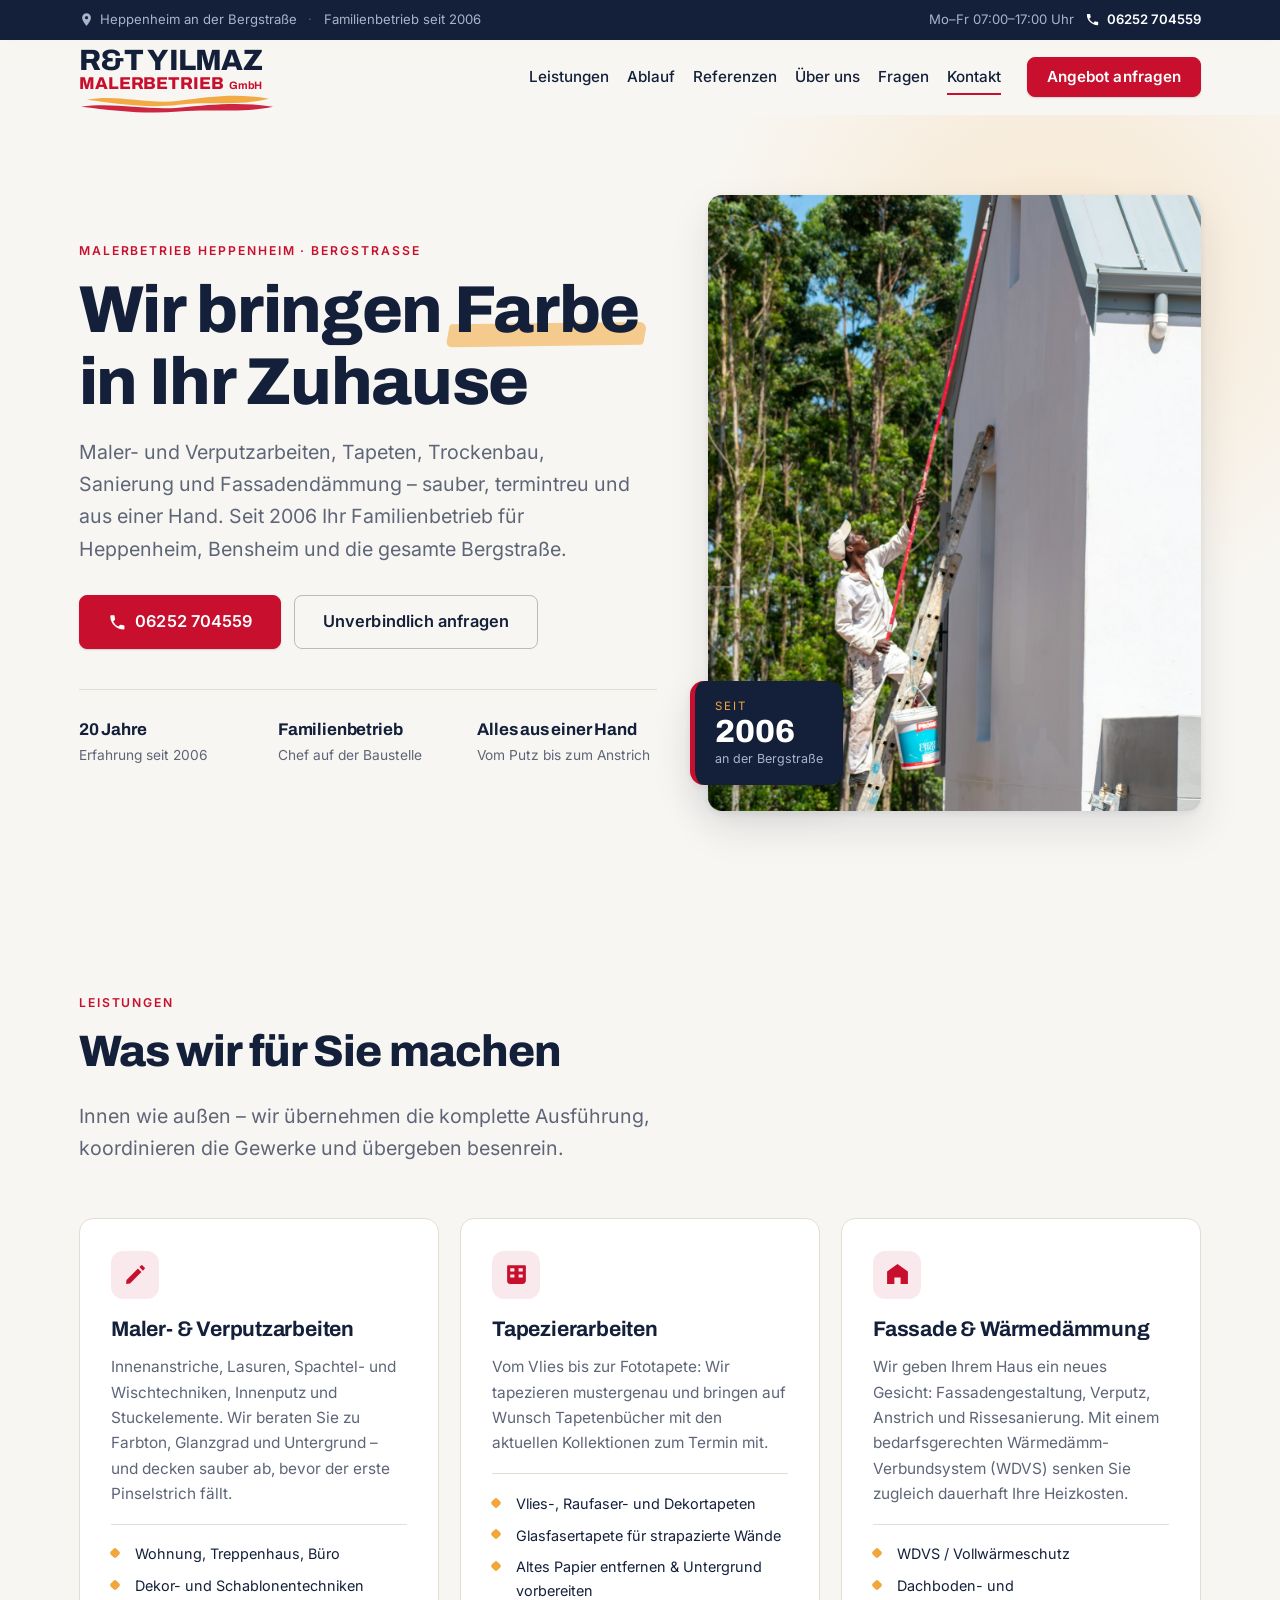
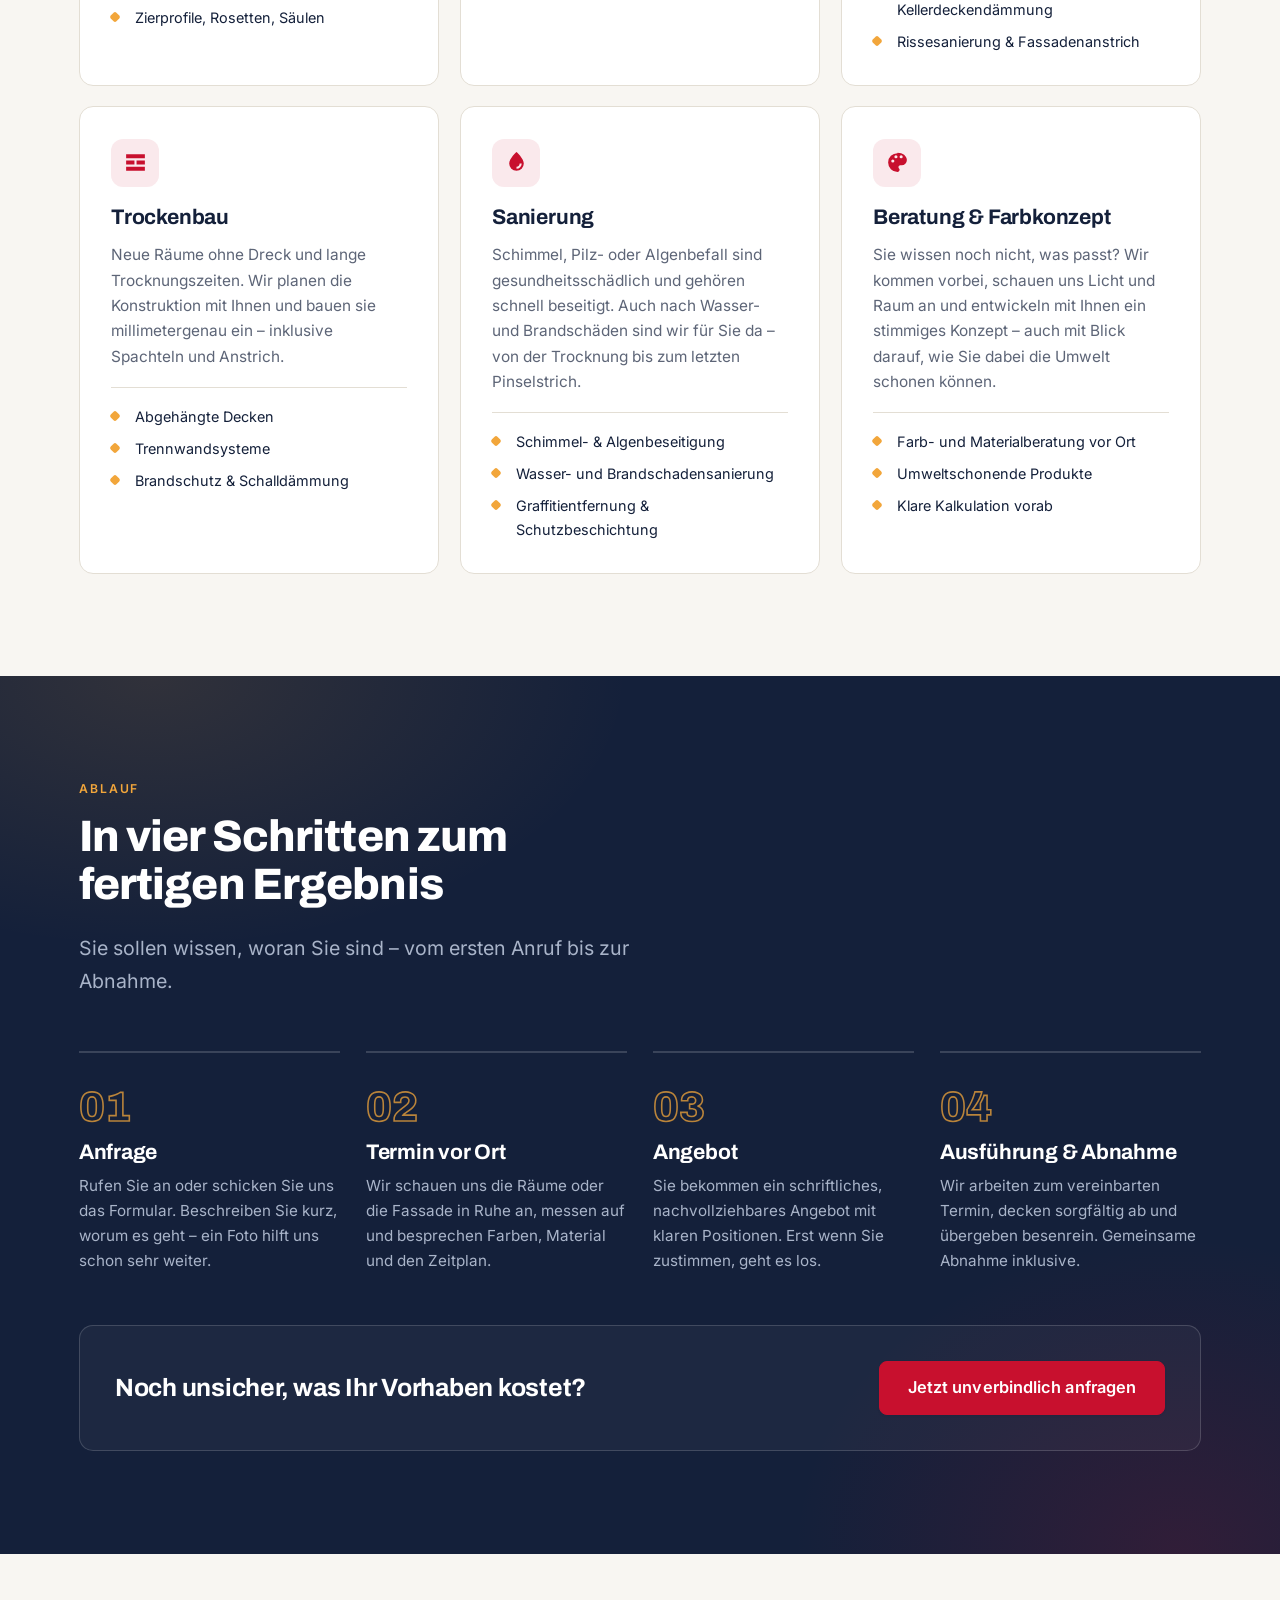
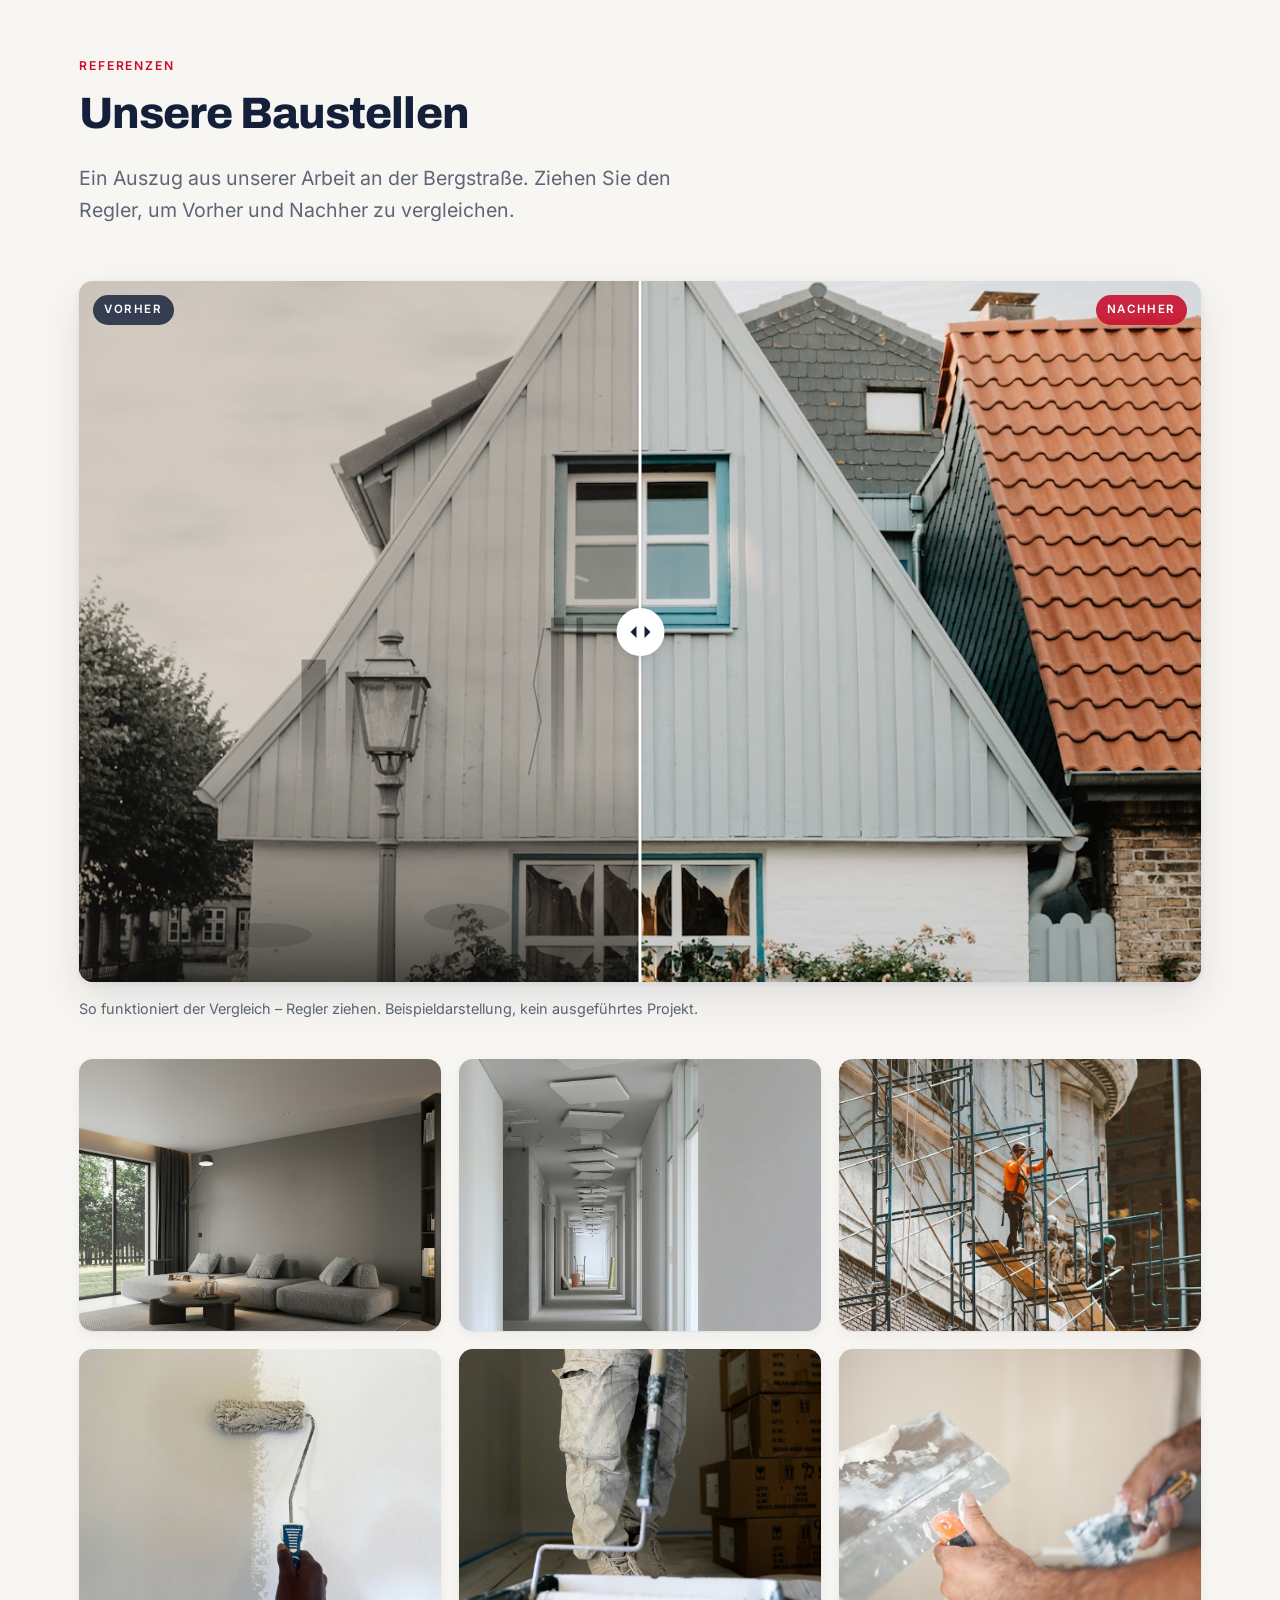
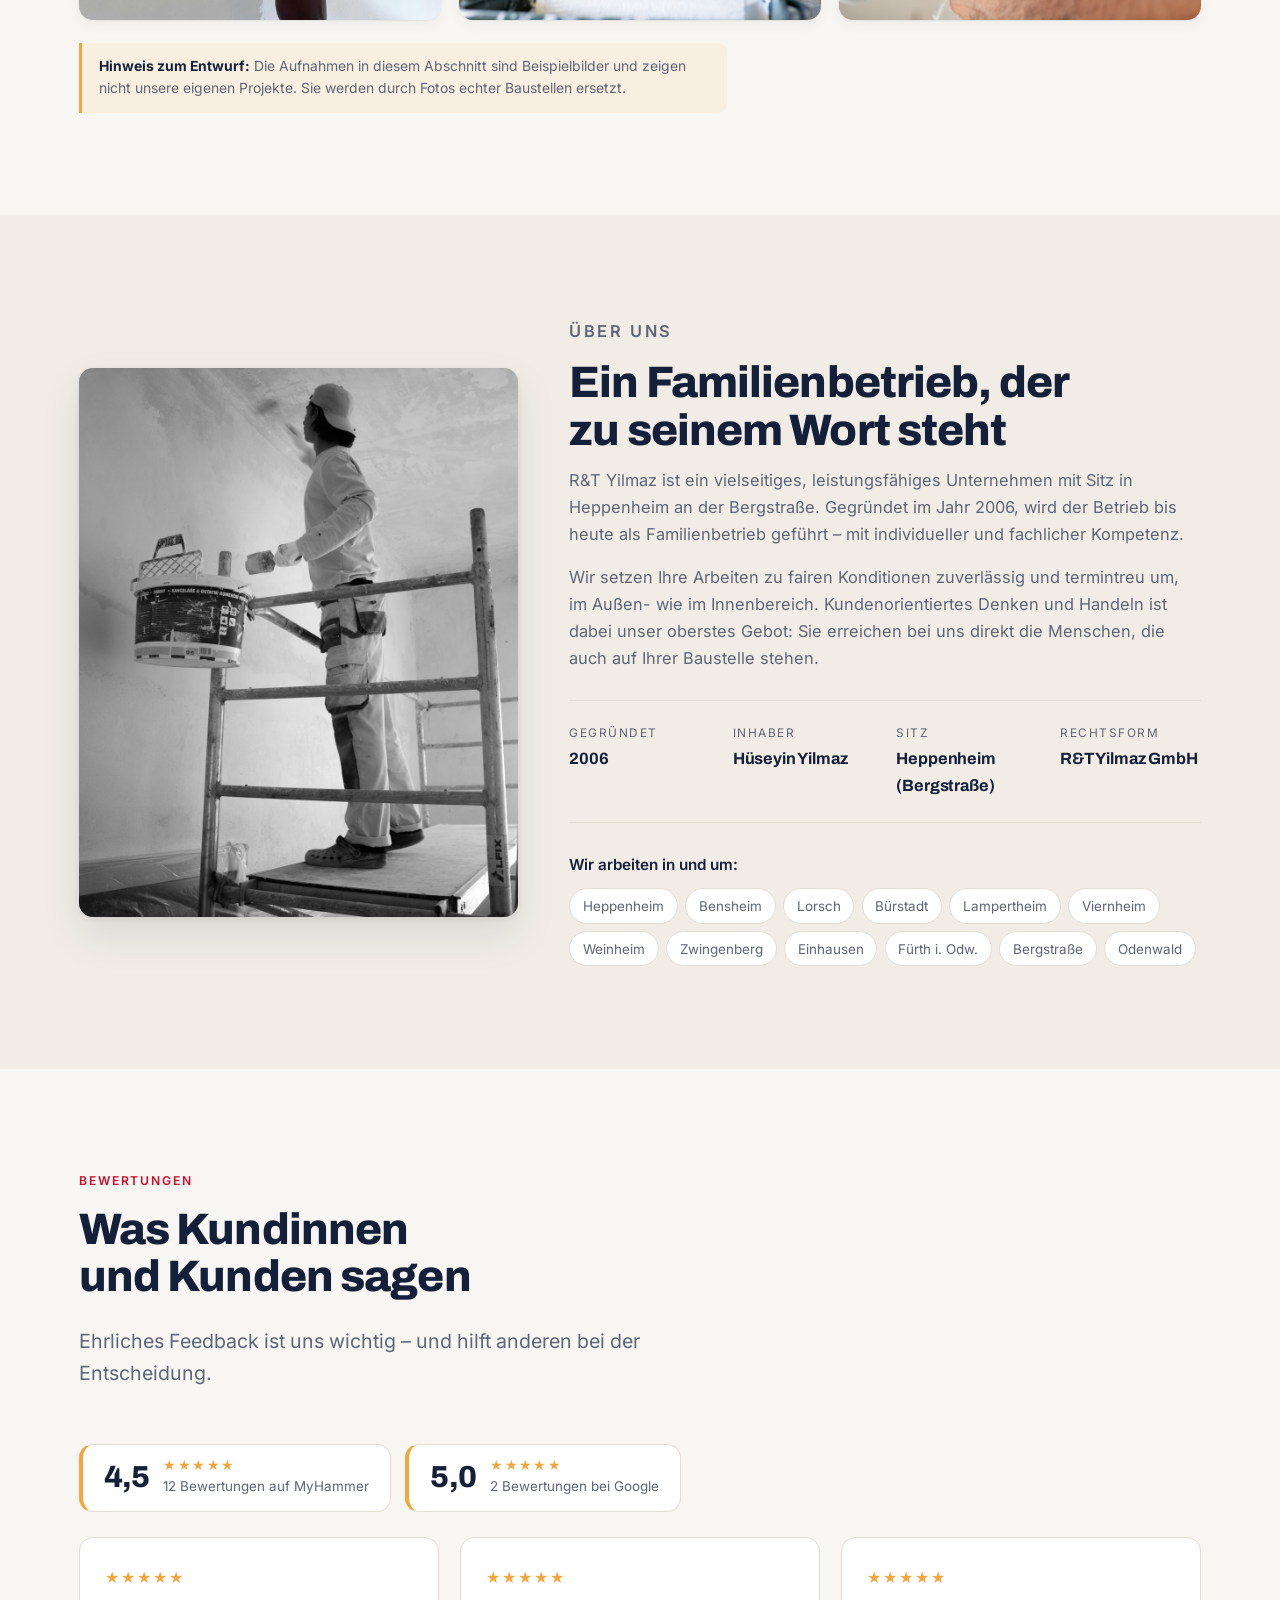
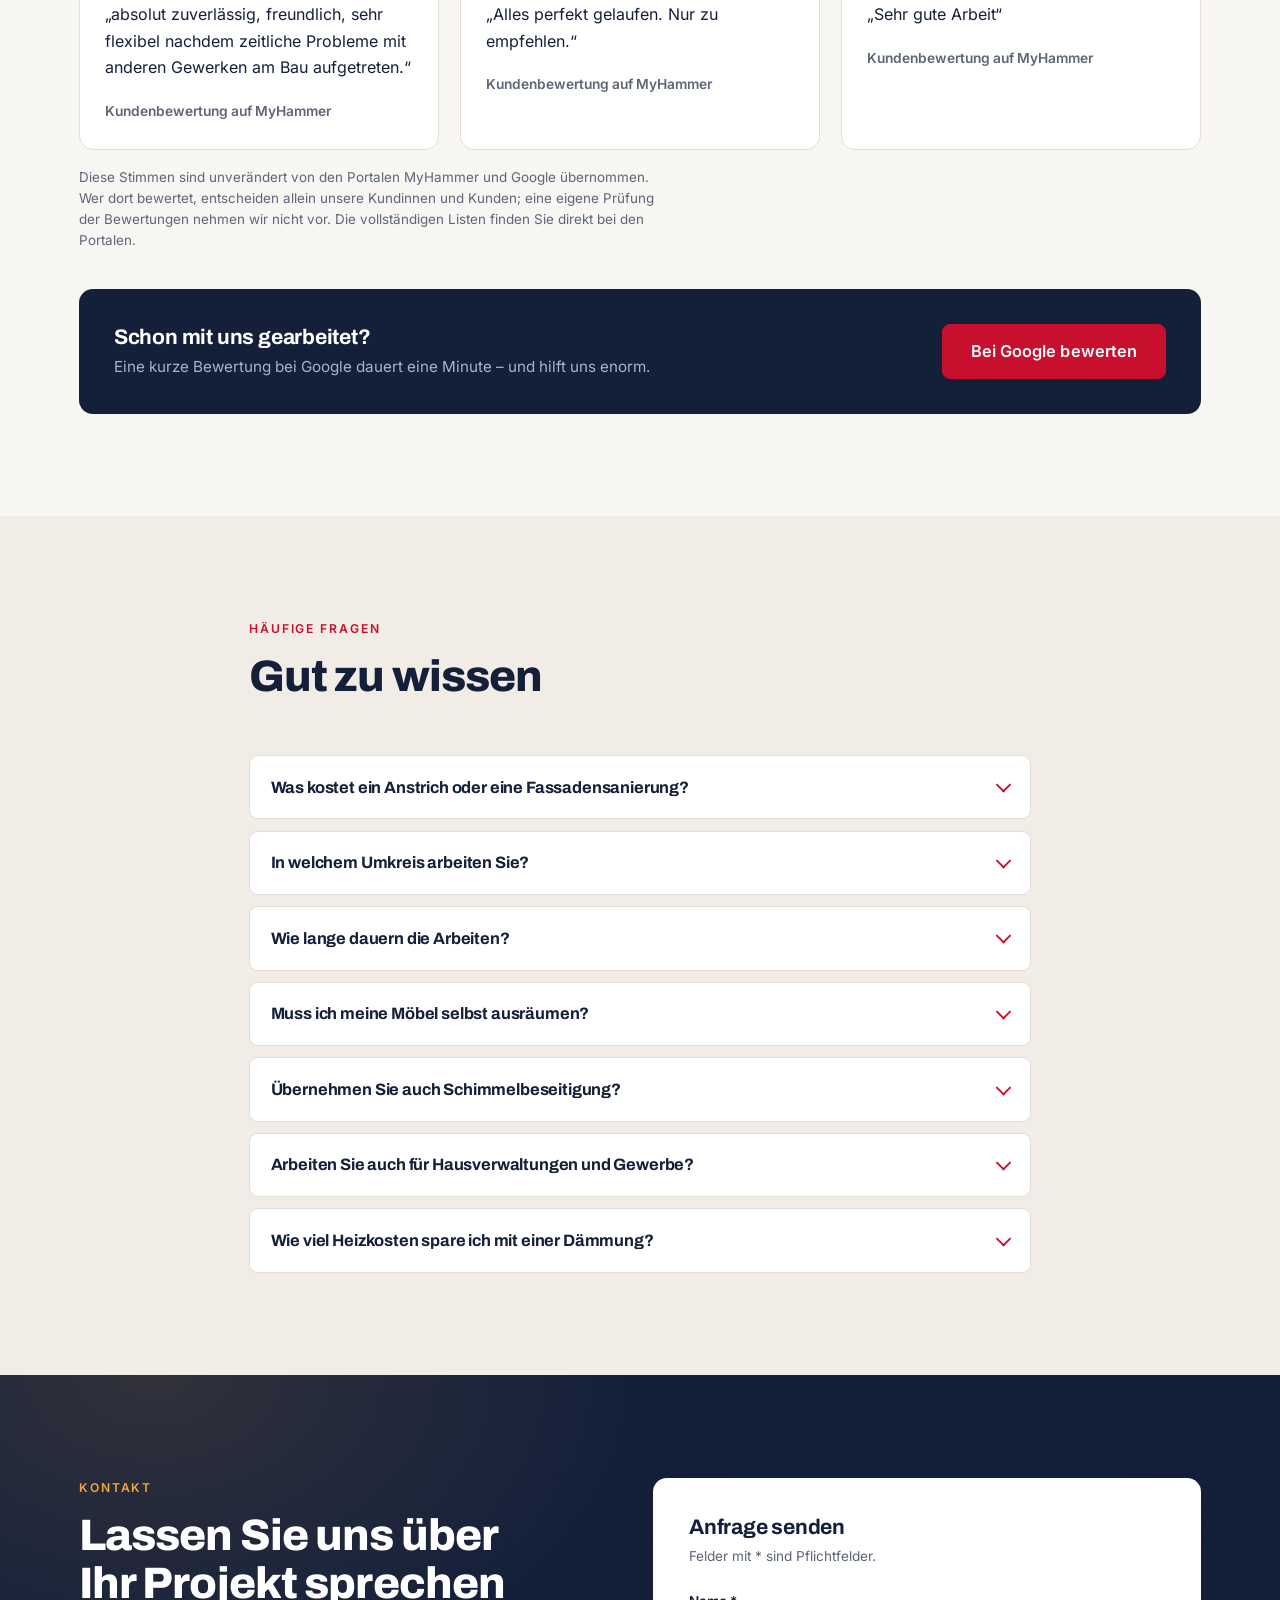
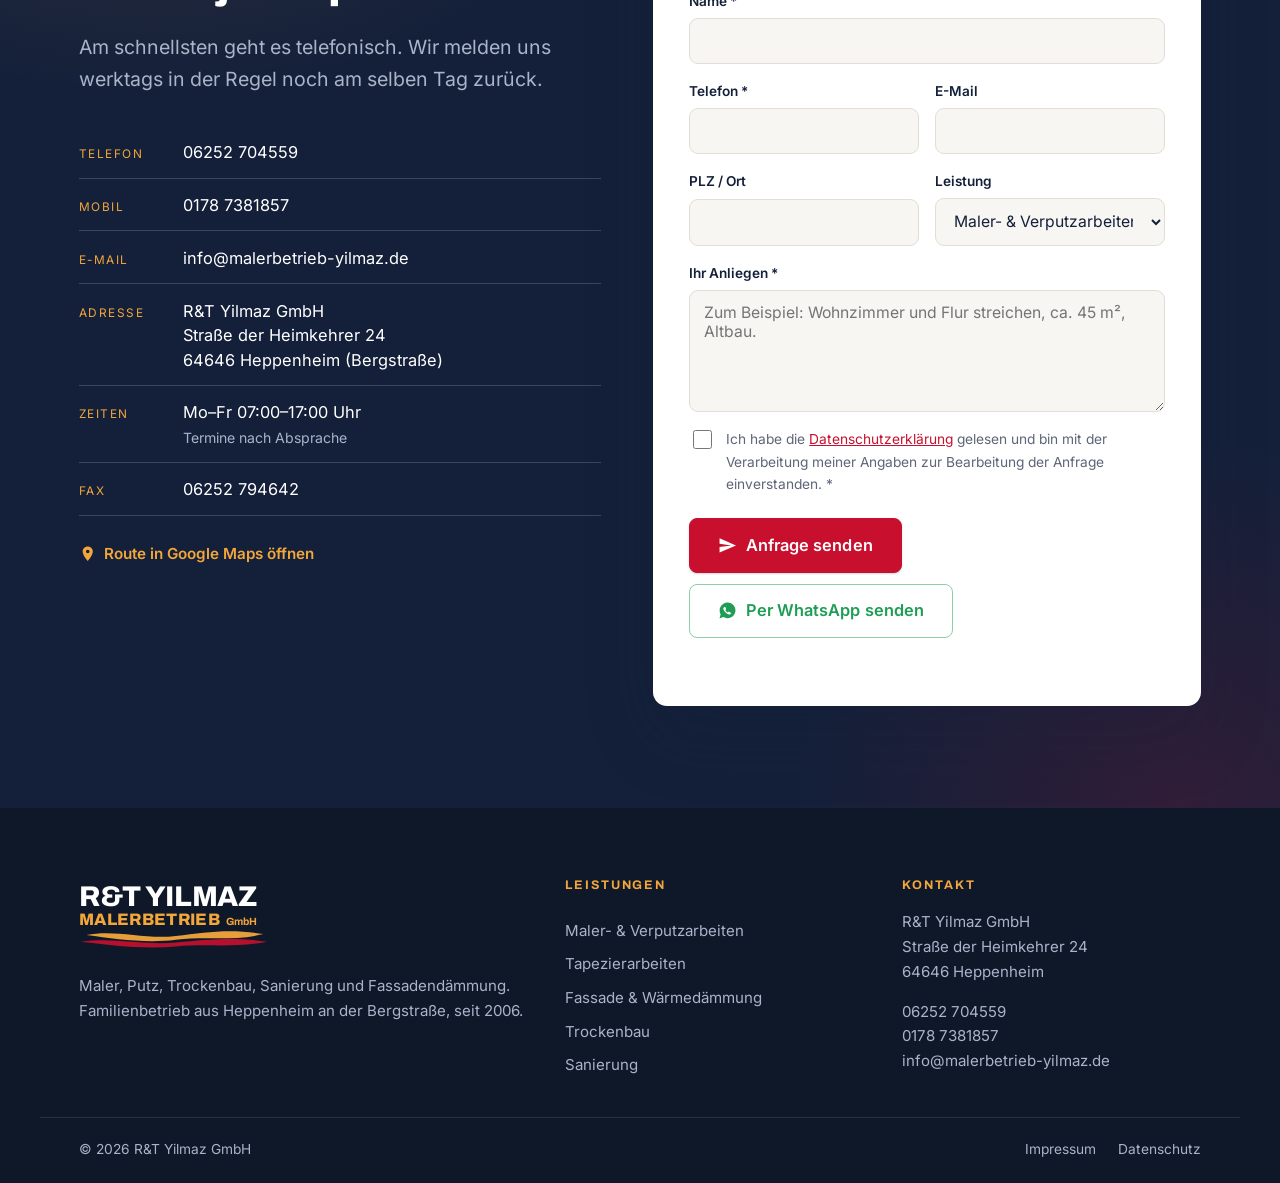
<file: index.html>
<!DOCTYPE html>
<html lang="de">
<head>
<meta charset="utf-8" />
<meta name="viewport" content="width=device-width, initial-scale=1" />
<title>Malerbetrieb Heppenheim – Maler, Putz &amp; Fassade | R&amp;T Yilmaz</title>
<meta name="description" content="Maler, Putz, Tapete, Trockenbau, Sanierung und Fassadendämmung in Heppenheim und an der Bergstraße. Familienbetrieb seit 2006 – jetzt anfragen: 06252 704559." />
<meta name="robots" content="index, follow, max-image-preview:large" />
<meta name="author" content="R&amp;T Yilmaz GmbH" />
<link rel="canonical" href="https://www.malerbetrieb-yilmaz.de/" />

<meta property="og:type" content="website" />
<meta property="og:locale" content="de_DE" />
<meta property="og:site_name" content="R&amp;T Yilmaz Malerbetrieb" />
<meta property="og:title" content="Malerbetrieb Heppenheim | R&amp;T Yilmaz" />
<meta property="og:description" content="Maler, Putz, Trockenbau, Sanierung und Fassadendämmung an der Bergstraße. Familienbetrieb seit 2006." />
<meta property="og:url" content="https://www.malerbetrieb-yilmaz.de/" />
<meta property="og:image" content="https://www.malerbetrieb-yilmaz.de/assets/img/og-bild.jpg" />
<meta name="twitter:card" content="summary_large_image" />
<meta name="theme-color" content="#14203a" />

<!-- Als eigene Datei statt als data:-URI, damit Google das Symbol crawlen
     und in den mobilen Suchergebnissen neben dem Treffer anzeigen kann. -->
<link rel="icon" href="favicon.svg" type="image/svg+xml" />

<!-- Schriften lokal gehostet (keine Verbindung zu Google-Servern, DSGVO-freundlich) -->
<link rel="preload" href="assets/fonts/archivo-latin.woff2" as="font" type="font/woff2" crossorigin />
<link rel="preload" href="assets/fonts/inter-latin.woff2" as="font" type="font/woff2" crossorigin />
<link rel="stylesheet" href="assets/css/style.css" />

<script>
  /* Kennzeichnet, dass JavaScript aktiv ist. Nur dann werden Inhalte für die
     Einblend-Animation zunächst versteckt — ohne JS bleibt alles sichtbar. */
  document.documentElement.classList.add("js");

  /* Solange noch keine echten Fotos in assets/img/ liegen, zeigt die Seite
     automatisch einen sauberen Platzhalter statt eines kaputten Bildes.
     Sobald die Datei existiert, erscheint sie ganz von allein. */
  window.phFail = function (img) {
    var box = img.parentElement;
    if (box && box.classList.contains("media")) box.classList.add("is-empty");
    img.remove();
  };
</script>
</head>
<body>

<a class="skip-link" href="#inhalt">Zum Inhalt springen</a>

<!-- ============ TOPBAR ============ -->
<div class="topbar">
  <div class="shell topbar__in">
    <span class="topbar__item"><svg class="ico" aria-hidden="true" viewBox="0 0 24 24"><path d="M12 2C8.1 2 5 5.1 5 9c0 5.2 7 13 7 13s7-7.8 7-13c0-3.9-3.1-7-7-7Zm0 9.5A2.5 2.5 0 1 1 12 6.5a2.5 2.5 0 0 1 0 5Z"/></svg>Heppenheim an der Bergstraße</span>
    <span class="topbar__sep" aria-hidden="true">·</span>
    <span class="topbar__item topbar__item--hide">Familienbetrieb seit 2006</span>
    <span class="topbar__spacer"></span>
    <!-- TODO Bilal: Öffnungszeiten von Hava bestätigen lassen (auch unten im Kontakt + im JSON-LD ganz am Seitenende) -->
    <span class="topbar__item topbar__item--hide">Mo–Fr 07:00–17:00 Uhr</span>
    <a class="topbar__tel" href="tel:+496252704559">
      <svg class="ico" aria-hidden="true" viewBox="0 0 24 24"><path d="M6.6 10.8a15.1 15.1 0 0 0 6.6 6.6l2.2-2.2c.3-.3.7-.4 1-.2 1.2.4 2.4.6 3.6.6.6 0 1 .4 1 1V20c0 .6-.4 1-1 1A17 17 0 0 1 3 4c0-.6.4-1 1-1h3.5c.6 0 1 .4 1 1 0 1.3.2 2.5.6 3.6.1.4 0 .8-.2 1l-2.3 2.2Z"/></svg>
      06252 704559
    </a>
  </div>
</div>

<!-- ============ HEADER ============ -->
<header class="site-header" id="header">
  <div class="shell site-header__in">
    <a class="brand" href="#top" aria-label="R&amp;T Yilmaz Malerbetrieb – zur Startseite">
      <svg class="brand__mark" viewBox="0 0 200 74" role="img" aria-label="R und T Yilmaz Malerbetrieb GmbH">
        <text x="0" y="30" class="bm-1" textLength="187" lengthAdjust="spacing">R&amp;T YILMAZ</text>
        <text x="0" y="49" textLength="187" lengthAdjust="spacing"><tspan class="bm-2">MALERBETRIEB</tspan><tspan class="bm-3" dx="6">GmbH</tspan></text>
        <path class="bm-stroke bm-stroke--amber" d="M8 60c30-6 62 5 94 1s58-8 92-2c-32 8-60 2-92 6s-64-1-94-5Z"/>
        <path class="bm-stroke bm-stroke--red" d="M2 67c34-5 66 4 100 1s60-6 96-1c-34 7-62 2-96 5s-66-1-100-5Z"/>
      </svg>
    </a>

    <nav class="nav" id="nav" aria-label="Hauptnavigation">
      <a href="#leistungen">Leistungen</a>
      <a href="#ablauf">Ablauf</a>
      <a href="#referenzen">Referenzen</a>
      <a href="#ueber-uns">Über uns</a>
      <a href="#faq">Fragen</a>
      <a href="#kontakt">Kontakt</a>
      <a class="btn btn--red nav__cta" href="#kontakt">Angebot anfragen</a>
    </nav>

    <button class="burger" id="burger" aria-expanded="false" aria-controls="nav" aria-label="Menü öffnen">
      <span></span><span></span><span></span>
    </button>
  </div>
</header>

<main id="inhalt">

<!-- ============ HERO ============ -->
<section class="hero" id="top">
  <div class="shell hero__grid">
    <div class="hero__text reveal">
      <p class="eyebrow">Malerbetrieb Heppenheim · Bergstraße</p>
      <h1>
        Wir bringen
        <span class="hl">Farbe</span>
        in Ihr Zuhause
      </h1>
      <p class="lead">
        Maler- und Verputzarbeiten, Tapeten, Trockenbau, Sanierung und Fassadendämmung
        &ndash; sauber, termintreu und aus einer Hand. Seit 2006 Ihr Familienbetrieb für
        Heppenheim, Bensheim und die gesamte Bergstraße.
      </p>

      <div class="cta-row">
        <a class="btn btn--red btn--lg" href="tel:+496252704559">
          <svg class="ico" aria-hidden="true" viewBox="0 0 24 24"><path d="M6.6 10.8a15.1 15.1 0 0 0 6.6 6.6l2.2-2.2c.3-.3.7-.4 1-.2 1.2.4 2.4.6 3.6.6.6 0 1 .4 1 1V20c0 .6-.4 1-1 1A17 17 0 0 1 3 4c0-.6.4-1 1-1h3.5c.6 0 1 .4 1 1 0 1.3.2 2.5.6 3.6.1.4 0 .8-.2 1l-2.3 2.2Z"/></svg>
          06252 704559
        </a>
        <a class="btn btn--ghost btn--lg" href="#kontakt">Unverbindlich anfragen</a>
      </div>

      <ul class="trust">
        <li><strong>20 Jahre</strong><span>Erfahrung seit 2006</span></li>
        <li><strong>Familienbetrieb</strong><span>Chef auf der Baustelle</span></li>
        <li><strong>Alles aus einer Hand</strong><span>Vom Putz bis zum Anstrich</span></li>
      </ul>
    </div>

    <div class="hero__media reveal">
      <figure class="media media--tall" data-label="Foto folgt — Ihr Team auf der Baustelle">
        <img src="assets/img/hero.jpg" alt="Maler streicht die Fassade eines Wohnhauses von der Leiter aus" width="720" height="900" onerror="window.phFail(this)" />
      </figure>
      <div class="hero__badge">
        <span class="hero__badge-k">seit</span>
        <span class="hero__badge-v">2006</span>
        <span class="hero__badge-s">an der Bergstraße</span>
      </div>
    </div>
  </div>
</section>

<!-- ============ LEISTUNGEN ============ -->
<section class="section" id="leistungen">
  <div class="shell">
    <header class="sec-head reveal">
      <p class="eyebrow">Leistungen</p>
      <h2>Was wir für Sie machen</h2>
      <p class="sec-head__lead">Innen wie außen &ndash; wir übernehmen die komplette Ausführung, koordinieren die Gewerke und übergeben besenrein.</p>
    </header>

    <div class="cards">

      <article class="card reveal">
        <div class="card__ico" aria-hidden="true">
          <svg viewBox="0 0 24 24"><path d="M18.7 3.3a1 1 0 0 0-1.4 0l-1.6 1.6 3.4 3.4 1.6-1.6a1 1 0 0 0 0-1.4l-2-2ZM14.3 6.3 3.6 17a1 1 0 0 0-.3.6L3 21l3.4-.3a1 1 0 0 0 .6-.3L17.7 9.7l-3.4-3.4Z"/></svg>
        </div>
        <h3>Maler- &amp; Verputzarbeiten</h3>
        <p>Innenanstriche, Lasuren, Spachtel- und Wischtechniken, Innenputz und Stuckelemente. Wir beraten Sie zu Farbton, Glanzgrad und Untergrund &ndash; und decken sauber ab, bevor der erste Pinselstrich fällt.</p>
        <ul class="card__list">
          <li>Wohnung, Treppenhaus, Büro</li>
          <li>Dekor- und Schablonentechniken</li>
          <li>Zierprofile, Rosetten, Säulen</li>
        </ul>
      </article>

      <article class="card reveal">
        <div class="card__ico" aria-hidden="true">
          <svg viewBox="0 0 24 24"><path d="M4 3h16a1 1 0 0 1 1 1v13.5a3.5 3.5 0 0 1-3.5 3.5H6a3 3 0 0 1-3-3V4a1 1 0 0 1 1-1Zm2 3v3h4V6H6Zm8 0v3h4V6h-4ZM6 12v3h4v-3H6Zm8 0v3h4v-3h-4Z"/></svg>
        </div>
        <h3>Tapezierarbeiten</h3>
        <p>Vom Vlies bis zur Fototapete: Wir tapezieren mustergenau und bringen auf Wunsch Tapetenbücher mit den aktuellen Kollektionen zum Termin mit.</p>
        <ul class="card__list">
          <li>Vlies-, Raufaser- und Dekortapeten</li>
          <li>Glasfasertapete für strapazierte Wände</li>
          <li>Altes Papier entfernen &amp; Untergrund vorbereiten</li>
        </ul>
      </article>

      <article class="card reveal">
        <div class="card__ico" aria-hidden="true">
          <svg viewBox="0 0 24 24"><path d="M12 2 2 9v12h7v-6h6v6h7V9L12 2Z"/></svg>
        </div>
        <h3>Fassade &amp; Wärmedämmung</h3>
        <p>Wir geben Ihrem Haus ein neues Gesicht: Fassadengestaltung, Verputz, Anstrich und Rissesanierung. Mit einem bedarfsgerechten Wärmedämm-Verbundsystem (WDVS) senken Sie zugleich dauerhaft Ihre Heizkosten.</p>
        <ul class="card__list">
          <li>WDVS / Vollwärmeschutz</li>
          <li>Dachboden- und Kellerdeckendämmung</li>
          <li>Rissesanierung &amp; Fassadenanstrich</li>
        </ul>
      </article>

      <article class="card reveal">
        <div class="card__ico" aria-hidden="true">
          <svg viewBox="0 0 24 24"><path d="M3 4h18v4H3V4Zm0 6h8v4H3v-4Zm10 0h8v4h-8v-4ZM3 16h18v4H3v-4Z"/></svg>
        </div>
        <h3>Trockenbau</h3>
        <p>Neue Räume ohne Dreck und lange Trocknungszeiten. Wir planen die Konstruktion mit Ihnen und bauen sie millimetergenau ein &ndash; inklusive Spachteln und Anstrich.</p>
        <ul class="card__list">
          <li>Abgehängte Decken</li>
          <li>Trennwandsysteme</li>
          <li>Brandschutz &amp; Schalldämmung</li>
        </ul>
      </article>

      <article class="card reveal">
        <div class="card__ico" aria-hidden="true">
          <svg viewBox="0 0 24 24"><path d="M12 2s7 6.2 7 11a7 7 0 1 1-14 0c0-4.8 7-11 7-11Zm0 16a5 5 0 0 0 5-5h-2a3 3 0 0 1-3 3v2Z"/></svg>
        </div>
        <h3>Sanierung</h3>
        <p>Schimmel, Pilz- oder Algenbefall sind gesundheitsschädlich und gehören schnell beseitigt. Auch nach Wasser- und Brandschäden sind wir für Sie da &ndash; von der Trocknung bis zum letzten Pinselstrich.</p>
        <ul class="card__list">
          <li>Schimmel- &amp; Algenbeseitigung</li>
          <li>Wasser- und Brandschadensanierung</li>
          <li>Graffitientfernung &amp; Schutzbeschichtung</li>
        </ul>
      </article>

      <article class="card reveal">
        <div class="card__ico" aria-hidden="true">
          <svg viewBox="0 0 24 24"><path d="M12 3a9 9 0 0 0 0 18c1.1 0 2-.9 2-2 0-.5-.2-1-.6-1.3-.3-.4-.5-.8-.5-1.2 0-1 .8-1.8 1.8-1.8H16a5 5 0 0 0 5-5c0-3.9-4-7-9-7Zm-4.5 9a1.5 1.5 0 1 1 0-3 1.5 1.5 0 0 1 0 3Zm3-4a1.5 1.5 0 1 1 0-3 1.5 1.5 0 0 1 0 3Zm5 0a1.5 1.5 0 1 1 0-3 1.5 1.5 0 0 1 0 3Z"/></svg>
        </div>
        <h3>Beratung &amp; Farbkonzept</h3>
        <p>Sie wissen noch nicht, was passt? Wir kommen vorbei, schauen uns Licht und Raum an und entwickeln mit Ihnen ein stimmiges Konzept &ndash; auch mit Blick darauf, wie Sie dabei die Umwelt schonen können.</p>
        <ul class="card__list">
          <li>Farb- und Materialberatung vor Ort</li>
          <li>Umweltschonende Produkte</li>
          <li>Klare Kalkulation vorab</li>
        </ul>
      </article>

    </div>
  </div>
</section>

<!-- ============ ABLAUF ============ -->
<section class="section section--ink" id="ablauf">
  <div class="shell">
    <header class="sec-head reveal">
      <p class="eyebrow eyebrow--light">Ablauf</p>
      <h2>In vier Schritten zum fertigen Ergebnis</h2>
      <p class="sec-head__lead">Sie sollen wissen, woran Sie sind &ndash; vom ersten Anruf bis zur Abnahme.</p>
    </header>

    <ol class="steps">
      <li class="step reveal">
        <span class="step__n">01</span>
        <h3>Anfrage</h3>
        <p>Rufen Sie an oder schicken Sie uns das Formular. Beschreiben Sie kurz, worum es geht &ndash; ein Foto hilft uns schon sehr weiter.</p>
      </li>
      <li class="step reveal">
        <span class="step__n">02</span>
        <h3>Termin vor Ort</h3>
        <p>Wir schauen uns die Räume oder die Fassade in Ruhe an, messen auf und besprechen Farben, Material und den Zeitplan.</p>
      </li>
      <li class="step reveal">
        <span class="step__n">03</span>
        <h3>Angebot</h3>
        <p>Sie bekommen ein schriftliches, nachvollziehbares Angebot mit klaren Positionen. Erst wenn Sie zustimmen, geht es los.</p>
      </li>
      <li class="step reveal">
        <span class="step__n">04</span>
        <h3>Ausführung &amp; Abnahme</h3>
        <p>Wir arbeiten zum vereinbarten Termin, decken sorgfältig ab und übergeben besenrein. Gemeinsame Abnahme inklusive.</p>
      </li>
    </ol>

    <div class="ablauf-cta reveal">
      <p>Noch unsicher, was Ihr Vorhaben kostet?</p>
      <a class="btn btn--red btn--lg" href="#kontakt">Jetzt unverbindlich anfragen</a>
    </div>
  </div>
</section>

<!-- ============ REFERENZEN ============ -->
<section class="section" id="referenzen">
  <div class="shell">
    <header class="sec-head reveal">
      <p class="eyebrow">Referenzen</p>
      <h2>Unsere Baustellen</h2>
      <p class="sec-head__lead">Ein Auszug aus unserer Arbeit an der Bergstraße. Ziehen Sie den Regler, um Vorher und Nachher zu vergleichen.</p>
    </header>

    <!-- Vorher/Nachher-Vergleich -->
    <div class="compare reveal">
      <!-- is-demo verwittert die "Vorher"-Seite per CSS. Sobald echte
           Vorher-Fotos vorliegen: diese Klasse entfernen. -->
      <div class="compare__box is-demo" id="compare">
        <figure class="media compare__after" data-label="Foto folgt — Fassade nachher">
          <img src="assets/img/referenz-1-nachher.jpg" alt="Fassade eines Einfamilienhauses nach Dämmung und Neuanstrich" width="1200" height="750" onerror="window.phFail(this)" />
        </figure>
        <figure class="media compare__before" data-label="Foto folgt — Fassade vorher">
          <img src="assets/img/referenz-1-vorher.jpg" alt="Verwitterte Hausfassade mit Rissen vor der Sanierung" width="1200" height="750" onerror="window.phFail(this)" />
        </figure>
        <div class="compare__handle" aria-hidden="true"><span></span></div>
        <input class="compare__range" id="compareRange" type="range" min="0" max="100" value="50" step="0.1"
               aria-label="Vergleich Vorher und Nachher verschieben" />
        <span class="compare__tag compare__tag--l">Vorher</span>
        <span class="compare__tag compare__tag--r">Nachher</span>
      </div>
      <!-- ============================================================
           Erwartet zwei Dateien in assets/img/:
             referenz-1-vorher.jpg   und   referenz-1-nachher.jpg
           Beide im Querformat 16:10, gleicher Standpunkt, gleiche
           Brennweite. Sobald sie dort liegen, erscheinen sie von
           selbst — am HTML ist nichts zu ändern.

           SOLANGE es erzeugte oder fremde Bilder sind, muss die
           Kennzeichnung unten stehen bleiben. Ein KI-Bild unter
           "Referenzen" zeigt ein Projekt, das es nie gab — das ist
           irreführende Werbung nach § 5 UWG, schärfer als ein
           Stockfoto. Erst mit echten Baustellenfotos darf die
           Klammer weg und die Zeile lauten:
           "Fassadensanierung mit WDVS, Heppenheim".
           ============================================================ -->
      <p class="compare__cap">
        So funktioniert der Vergleich &ndash; Regler ziehen.
        <span class="muted">Beispieldarstellung, kein ausgeführtes Projekt.</span>
      </p>
    </div>

    <!-- Galerie -->
    <div class="gallery">
      <figure class="media reveal" data-label="Foto folgt — fertiger Wohnraum">
        <img src="assets/img/galerie-1.jpg" alt="Frisch gestrichener heller Wohnraum mit sauberen Kanten" width="800" height="600" loading="lazy" onerror="window.phFail(this)" />
      </figure>
      <figure class="media reveal" data-label="Foto folgt — abgehängte Decke">
        <img src="assets/img/galerie-2.jpg" alt="Abgehängte Decke im Trockenbau mit eingelassenen Spots" width="800" height="600" loading="lazy" onerror="window.phFail(this)" />
      </figure>
      <figure class="media reveal" data-label="Foto folgt — Fassade mit Gerüst">
        <img src="assets/img/galerie-3.jpg" alt="Hausfassade mit Gerüst während der Dämmarbeiten" width="800" height="600" loading="lazy" onerror="window.phFail(this)" />
      </figure>
      <figure class="media reveal" data-label="Foto folgt — Anstrich im Detail">
        <img src="assets/img/galerie-4.jpg" alt="Farbrolle trägt weiße Wandfarbe auf" width="800" height="600" loading="lazy" onerror="window.phFail(this)" />
      </figure>
      <figure class="media reveal" data-label="Foto folgt — Innenanstrich">
        <img src="assets/img/galerie-5.jpg" alt="Maler rollt Wandfarbe in einem abgedeckten Raum auf" width="800" height="600" loading="lazy" onerror="window.phFail(this)" />
      </figure>
      <figure class="media reveal" data-label="Foto folgt — Spachtel- und Putzarbeiten">
        <img src="assets/img/galerie-6.jpg" alt="Hände ziehen Spachtelmasse mit der Glättkelle ab" width="800" height="600" loading="lazy" onerror="window.phFail(this)" />
      </figure>
    </div>

    <!-- ============================================================
         TEMPORÄR — MUSS RAUS, SOBALD DIE ECHTEN FOTOS DA SIND
         Solange hier Beispielbilder stehen, muss dieser Hinweis
         sichtbar bleiben. Fremde Aufnahmen als eigene Referenzen zu
         zeigen, ist irreführende Werbung nach § 5 UWG.
         ============================================================ -->
    <p class="stock-note">
      <strong>Hinweis zum Entwurf:</strong> Die Aufnahmen in diesem Abschnitt sind
      Beispielbilder und zeigen nicht unsere eigenen Projekte. Sie werden durch Fotos
      echter Baustellen ersetzt.
    </p>
  </div>
</section>

<!-- ============ ÜBER UNS ============ -->
<section class="section section--paper2" id="ueber-uns">
  <div class="shell about">
    <div class="about__media reveal">
      <figure class="media media--tall" data-label="Foto folgt — Hüseyin Yilmaz">
        <img src="assets/img/team.jpg" alt="Maler bei Streicharbeiten auf einem Rollgerüst" width="720" height="880" loading="lazy" onerror="window.phFail(this)" />
      </figure>
    </div>
    <div class="about__text reveal">
      <p class="eyebrow">Über uns</p>
      <h2>Ein Familienbetrieb, der zu seinem Wort steht</h2>
      <p>
        R&amp;T Yilmaz ist ein vielseitiges, leistungsfähiges Unternehmen mit Sitz in Heppenheim
        an der Bergstraße. Gegründet im Jahr 2006, wird der Betrieb bis heute als Familienbetrieb
        geführt &ndash; mit individueller und fachlicher Kompetenz.
      </p>
      <p>
        Wir setzen Ihre Arbeiten zu fairen Konditionen zuverlässig und termintreu um, im Außen-
        wie im Innenbereich. Kundenorientiertes Denken und Handeln ist dabei unser oberstes Gebot:
        Sie erreichen bei uns direkt die Menschen, die auch auf Ihrer Baustelle stehen.
      </p>
      <dl class="facts">
        <div><dt>Gegründet</dt><dd>2006</dd></div>
        <div><dt>Inhaber</dt><dd>Hüseyin Yilmaz</dd></div>
        <div><dt>Sitz</dt><dd>Heppenheim (Bergstraße)</dd></div>
        <div><dt>Rechtsform</dt><dd>R&amp;T Yilmaz GmbH</dd></div>
      </dl>

      <div class="areas">
        <p class="areas__title">Wir arbeiten in und um:</p>
        <ul class="chips">
          <li>Heppenheim</li><li>Bensheim</li><li>Lorsch</li><li>Bürstadt</li>
          <li>Lampertheim</li><li>Viernheim</li><li>Weinheim</li><li>Zwingenberg</li>
          <li>Einhausen</li><li>Fürth i. Odw.</li><li>Bergstraße</li><li>Odenwald</li>
        </ul>
      </div>
    </div>
  </div>
</section>

<!-- ============ BEWERTUNGEN ============ -->
<section class="section" id="bewertungen">
  <div class="shell">
    <header class="sec-head reveal">
      <p class="eyebrow">Bewertungen</p>
      <h2>Was Kundinnen und Kunden sagen</h2>
      <p class="sec-head__lead">Ehrliches Feedback ist uns wichtig &ndash; und hilft anderen bei der Entscheidung.</p>
    </header>

    <!--
      ============================================================
      ECHTE BEWERTUNGEN — Stand 09.08.2026, abgelesen aus der
      Google-Suche zu "R & T Yilmaz GmbH Malerbetrieb".
      Zitate wörtlich übernommen, nichts umformuliert.

      Wenn neue Bewertungen dazukommen: Zahlen unten in .ratings
      aktualisieren und ggf. ein Zitat austauschen.

      Bewusst KEIN aggregateRating im JSON-LD: Google zeigt für
      LocalBusiness keine Sterne an, die ein Betrieb auf der
      eigenen Seite über sich selbst ausweist. Das Markup würde
      nichts bringen und gilt als Verstoß gegen die Richtlinien.
      ============================================================
    -->
    <div class="ratings reveal">
      <div class="rating">
        <span class="rating__v">4,5</span>
        <span class="rating__m">
          <span class="stars" aria-hidden="true">★★★★★</span>
          <span class="rating__s">12 Bewertungen auf MyHammer</span>
        </span>
      </div>
      <div class="rating">
        <span class="rating__v">5,0</span>
        <span class="rating__m">
          <span class="stars" aria-hidden="true">★★★★★</span>
          <span class="rating__s">2 Bewertungen bei Google</span>
        </span>
      </div>
    </div>

    <div class="quotes">
      <blockquote class="quote reveal">
        <div class="stars" aria-hidden="true">★★★★★</div>
        <p>„absolut zuverlässig, freundlich, sehr flexibel nachdem zeitliche Probleme mit anderen Gewerken am Bau aufgetreten.“</p>
        <cite>Kundenbewertung auf MyHammer</cite>
      </blockquote>
      <blockquote class="quote reveal">
        <div class="stars" aria-hidden="true">★★★★★</div>
        <p>„Alles perfekt gelaufen. Nur zu empfehlen.“</p>
        <cite>Kundenbewertung auf MyHammer</cite>
      </blockquote>
      <blockquote class="quote reveal">
        <div class="stars" aria-hidden="true">★★★★★</div>
        <p>„Sehr gute Arbeit“</p>
        <cite>Kundenbewertung auf MyHammer</cite>
      </blockquote>
    </div>

    <!-- Pflichtangabe nach § 5b Abs. 3 UWG: woher die Bewertungen stammen -->
    <p class="quotes__note">
      Diese Stimmen sind unverändert von den Portalen MyHammer und Google übernommen.
      Wer dort bewertet, entscheiden allein unsere Kundinnen und Kunden; eine eigene
      Prüfung der Bewertungen nehmen wir nicht vor. Die vollständigen Listen finden Sie
      direkt bei den Portalen.
    </p>

    <div class="review-cta reveal">
      <div>
        <h3>Schon mit uns gearbeitet?</h3>
        <p>Eine kurze Bewertung bei Google dauert eine Minute &ndash; und hilft uns enorm.</p>
      </div>
      <!-- TODO Bilal: Sobald das Google-Unternehmensprofil übernommen ist, hier den
           direkten Bewertungslink (search.google.com/local/writereview?placeid=…)
           statt der Suche eintragen. -->
      <a class="btn btn--red btn--lg" href="https://www.google.com/search?q=R+%26+T+Yilmaz+GmbH+Malerbetrieb+Heppenheim" target="_blank" rel="noopener">Bei Google bewerten</a>
    </div>
  </div>
</section>

<!-- ============ FAQ ============ -->
<section class="section section--paper2" id="faq">
  <div class="shell shell--narrow">
    <header class="sec-head reveal">
      <p class="eyebrow">Häufige Fragen</p>
      <h2>Gut zu wissen</h2>
    </header>

    <div class="faq">
      <details class="reveal">
        <summary>Was kostet ein Anstrich oder eine Fassadensanierung?</summary>
        <div class="faq__a"><p>Das hängt von Fläche, Untergrund und gewünschtem Material ab. Deshalb schauen wir uns Ihr Objekt vor Ort an und erstellen Ihnen anschließend ein schriftliches Angebot mit klaren Positionen &ndash; unverbindlich und ohne Druck.</p></div>
      </details>
      <details class="reveal">
        <summary>In welchem Umkreis arbeiten Sie?</summary>
        <div class="faq__a"><p>Unser Schwerpunkt liegt an der Bergstraße und im Odenwald: Heppenheim, Bensheim, Lorsch, Zwingenberg, Bürstadt, Lampertheim, Viernheim und Weinheim. Fragen Sie gern auch außerhalb an &ndash; wir sagen Ihnen offen, ob wir es einrichten können.</p></div>
      </details>
      <details class="reveal">
        <summary>Wie lange dauern die Arbeiten?</summary>
        <div class="faq__a"><p>Ein einzelner Raum ist oft an ein bis zwei Tagen fertig, eine komplette Fassade mit Dämmung dauert je nach Größe mehrere Wochen. Den konkreten Zeitraum halten wir im Angebot fest und melden uns rechtzeitig, falls sich etwas verschiebt.</p></div>
      </details>
      <details class="reveal">
        <summary>Muss ich meine Möbel selbst ausräumen?</summary>
        <div class="faq__a"><p>Nein. Kleinere Möbel rücken wir zusammen und decken alles sorgfältig ab. Wenn ein Raum komplett leer sein muss, sagen wir Ihnen das vorher &ndash; damit es am Tag der Ausführung keine Überraschung gibt.</p></div>
      </details>
      <details class="reveal">
        <summary>Übernehmen Sie auch Schimmelbeseitigung?</summary>
        <div class="faq__a"><p>Ja. Wir suchen zuerst die Ursache &ndash; Schimmel nur zu überstreichen bringt nichts. Danach entfernen wir den Befall fachgerecht und sanieren die Fläche so, dass er nicht wiederkommt.</p></div>
      </details>
      <details class="reveal">
        <summary>Arbeiten Sie auch für Hausverwaltungen und Gewerbe?</summary>
        <div class="faq__a"><p>Ja. Treppenhäuser, Büroräume, Ladenlokale und ganze Wohnanlagen gehören zu unserem Alltag. Auf Wunsch stimmen wir die Arbeiten so ab, dass der Betrieb möglichst wenig gestört wird.</p></div>
      </details>
      <details class="reveal">
        <summary>Wie viel Heizkosten spare ich mit einer Dämmung?</summary>
        <div class="faq__a"><p>Mit einem bedarfsgerechten Vollwärmeschutz lassen sich je nach Ausgangszustand des Gebäudes deutliche Einsparungen erzielen. Wir stellen Ihnen gerne ein Konzept für Fassade, Dachboden und Kellerdecke zusammen und rechnen es für Ihr Haus durch.</p></div>
      </details>
    </div>
  </div>
</section>

<!-- ============ KONTAKT ============ -->
<section class="section section--ink" id="kontakt">
  <div class="shell kontakt">

    <div class="kontakt__info reveal">
      <p class="eyebrow eyebrow--light">Kontakt</p>
      <h2>Lassen Sie uns über Ihr Projekt sprechen</h2>
      <p class="kontakt__lead">Am schnellsten geht es telefonisch. Wir melden uns werktags in der Regel noch am selben Tag zurück.</p>

      <ul class="contact-list">
        <li>
          <span class="contact-list__k">Telefon</span>
          <a class="contact-list__v" href="tel:+496252704559">06252 704559</a>
        </li>
        <li>
          <span class="contact-list__k">Mobil</span>
          <a class="contact-list__v" href="tel:+491787381857">0178 7381857</a>
        </li>
        <li>
          <span class="contact-list__k">E-Mail</span>
          <a class="contact-list__v" href="mailto:info@malerbetrieb-yilmaz.de">info@malerbetrieb-yilmaz.de</a>
        </li>
        <li>
          <span class="contact-list__k">Adresse</span>
          <span class="contact-list__v">
            R&amp;T Yilmaz GmbH<br />
            Straße der Heimkehrer 24<br />
            64646 Heppenheim (Bergstraße)
          </span>
        </li>
        <li>
          <!-- TODO Bilal: Öffnungszeiten bestätigen lassen -->
          <span class="contact-list__k">Zeiten</span>
          <span class="contact-list__v">Mo&ndash;Fr 07:00&ndash;17:00 Uhr<br /><span class="muted">Termine nach Absprache</span></span>
        </li>
        <li>
          <span class="contact-list__k">Fax</span>
          <span class="contact-list__v">06252 794642</span>
        </li>
      </ul>

      <a class="maplink" href="https://www.google.com/maps/search/?api=1&amp;query=Stra%C3%9Fe%20der%20Heimkehrer%2024%2C%2064646%20Heppenheim" target="_blank" rel="noopener">
        <svg class="ico" aria-hidden="true" viewBox="0 0 24 24"><path d="M12 2C8.1 2 5 5.1 5 9c0 5.2 7 13 7 13s7-7.8 7-13c0-3.9-3.1-7-7-7Zm0 9.5A2.5 2.5 0 1 1 12 6.5a2.5 2.5 0 0 1 0 5Z"/></svg>
        Route in Google Maps öffnen
      </a>
    </div>

    <div class="kontakt__form reveal">
      <form id="anfrage" action="kontakt.php" method="post" novalidate>
        <h3>Anfrage senden</h3>
        <p class="form__hint">Felder mit <span aria-hidden="true">*</span> sind Pflichtfelder.</p>

        <div class="field">
          <label for="f-name">Name <span aria-hidden="true">*</span></label>
          <input id="f-name" name="name" type="text" autocomplete="name" required />
        </div>

        <div class="field-row">
          <div class="field">
            <label for="f-tel">Telefon <span aria-hidden="true">*</span></label>
            <input id="f-tel" name="telefon" type="tel" autocomplete="tel" required />
          </div>
          <div class="field">
            <label for="f-mail">E-Mail</label>
            <input id="f-mail" name="email" type="email" autocomplete="email" />
          </div>
        </div>

        <div class="field-row">
          <div class="field">
            <label for="f-ort">PLZ / Ort</label>
            <input id="f-ort" name="ort" type="text" autocomplete="postal-code" />
          </div>
          <div class="field">
            <label for="f-leistung">Leistung</label>
            <select id="f-leistung" name="leistung">
              <option>Maler- &amp; Verputzarbeiten</option>
              <option>Tapezierarbeiten</option>
              <option>Fassade &amp; Wärmedämmung</option>
              <option>Trockenbau</option>
              <option>Sanierung (Schimmel, Wasser, Brand)</option>
              <option>Etwas anderes</option>
            </select>
          </div>
        </div>

        <div class="field">
          <label for="f-text">Ihr Anliegen <span aria-hidden="true">*</span></label>
          <textarea id="f-text" name="nachricht" rows="5" required placeholder="Zum Beispiel: Wohnzimmer und Flur streichen, ca. 45 m², Altbau."></textarea>
        </div>

        <!-- Spam-Falle: für Menschen unsichtbar -->
        <div class="hp" aria-hidden="true">
          <label for="f-web">Website nicht ausfüllen</label>
          <input id="f-web" name="website" type="text" tabindex="-1" autocomplete="off" />
        </div>

        <label class="check">
          <input type="checkbox" id="f-dsgvo" required name="datenschutz" />
          <span>Ich habe die <a href="datenschutz.html">Datenschutzerklärung</a> gelesen und bin mit der Verarbeitung meiner Angaben zur Bearbeitung der Anfrage einverstanden. <span aria-hidden="true">*</span></span>
        </label>

        <div class="form__actions">
          <button class="btn btn--red btn--lg" type="submit">
            <svg class="ico" aria-hidden="true" viewBox="0 0 24 24"><path d="M2 21 23 12 2 3v7l15 2-15 2v7Z"/></svg>
            Anfrage senden
          </button>
          <button class="btn btn--wa btn--lg" type="button" id="waBtn">
            <svg class="ico" aria-hidden="true" viewBox="0 0 24 24"><path d="M12 2a10 10 0 0 0-8.6 15L2 22l5.2-1.4A10 10 0 1 0 12 2Zm5.3 14.1c-.2.6-1.3 1.2-1.8 1.2-.5.1-1 .1-1.7-.1-.4-.1-.9-.3-1.5-.6-2.6-1.1-4.3-3.8-4.5-4-.1-.2-1-1.4-1-2.6 0-1.3.6-1.9.9-2.1.2-.2.5-.3.7-.3h.5c.2 0 .4 0 .6.5l.8 1.9c.1.2.1.3 0 .5l-.4.5-.3.3c-.1.1-.2.3 0 .5l.9 1.4c.6.8 1.2 1.1 1.5 1.3.3.1.5.1.6 0l.7-.8c.2-.2.3-.2.5-.1l1.8.9c.2.1.4.2.4.3.1.1.1.6 0 1.1Z"/></svg>
            Per WhatsApp senden
          </button>
        </div>
        <p class="form__note" id="formNote" role="status"></p>
      </form>
    </div>

  </div>
</section>

</main>

<!-- ============ FOOTER ============ -->
<footer class="site-footer">
  <div class="shell site-footer__in">
    <div class="site-footer__brand">
      <svg class="brand__mark brand__mark--foot" viewBox="0 0 200 74" role="img" aria-label="R und T Yilmaz Malerbetrieb GmbH">
        <text x="0" y="30" class="bm-1" textLength="187" lengthAdjust="spacing">R&amp;T YILMAZ</text>
        <text x="0" y="49" textLength="187" lengthAdjust="spacing"><tspan class="bm-2">MALERBETRIEB</tspan><tspan class="bm-3" dx="6">GmbH</tspan></text>
        <path class="bm-stroke bm-stroke--amber" d="M8 60c30-6 62 5 94 1s58-8 92-2c-32 8-60 2-92 6s-64-1-94-5Z"/>
        <path class="bm-stroke bm-stroke--red" d="M2 67c34-5 66 4 100 1s60-6 96-1c-34 7-62 2-96 5s-66-1-100-5Z"/>
      </svg>
      <p>Maler, Putz, Trockenbau, Sanierung und Fassadendämmung.<br />Familienbetrieb aus Heppenheim an der Bergstraße, seit 2006.</p>
    </div>

    <nav class="site-footer__nav" aria-label="Leistungen">
      <h3>Leistungen</h3>
      <a href="#leistungen">Maler- &amp; Verputzarbeiten</a>
      <a href="#leistungen">Tapezierarbeiten</a>
      <a href="#leistungen">Fassade &amp; Wärmedämmung</a>
      <a href="#leistungen">Trockenbau</a>
      <a href="#leistungen">Sanierung</a>
    </nav>

    <div class="site-footer__contact">
      <h3>Kontakt</h3>
      <p>
        R&amp;T Yilmaz GmbH<br />
        Straße der Heimkehrer 24<br />
        64646 Heppenheim
      </p>
      <p>
        <a href="tel:+496252704559">06252 704559</a><br />
        <a href="tel:+491787381857">0178 7381857</a><br />
        <a href="mailto:info@malerbetrieb-yilmaz.de">info@malerbetrieb-yilmaz.de</a>
      </p>
    </div>
  </div>

  <div class="shell site-footer__bar">
    <p>&copy; <span id="jahr">2026</span> R&amp;T Yilmaz GmbH</p>
    <nav aria-label="Rechtliches">
      <a href="impressum.html">Impressum</a>
      <a href="datenschutz.html">Datenschutz</a>
    </nav>
  </div>
</footer>

<!-- ============ MOBILE CALL BAR ============ -->
<div class="callbar" aria-label="Schnellkontakt">
  <a href="tel:+496252704559">
    <svg class="ico" aria-hidden="true" viewBox="0 0 24 24"><path d="M6.6 10.8a15.1 15.1 0 0 0 6.6 6.6l2.2-2.2c.3-.3.7-.4 1-.2 1.2.4 2.4.6 3.6.6.6 0 1 .4 1 1V20c0 .6-.4 1-1 1A17 17 0 0 1 3 4c0-.6.4-1 1-1h3.5c.6 0 1 .4 1 1 0 1.3.2 2.5.6 3.6.1.4 0 .8-.2 1l-2.3 2.2Z"/></svg>
    Anrufen
  </a>
  <a class="callbar__wa" href="https://wa.me/491787381857" target="_blank" rel="noopener">
    <svg class="ico" aria-hidden="true" viewBox="0 0 24 24"><path d="M12 2a10 10 0 0 0-8.6 15L2 22l5.2-1.4A10 10 0 1 0 12 2Zm5.3 14.1c-.2.6-1.3 1.2-1.8 1.2-.5.1-1 .1-1.7-.1-.4-.1-.9-.3-1.5-.6-2.6-1.1-4.3-3.8-4.5-4-.1-.2-1-1.4-1-2.6 0-1.3.6-1.9.9-2.1.2-.2.5-.3.7-.3h.5c.2 0 .4 0 .6.5l.8 1.9c.1.2.1.3 0 .5l-.4.5-.3.3c-.1.1-.2.3 0 .5l.9 1.4c.6.8 1.2 1.1 1.5 1.3.3.1.5.1.6 0l.7-.8c.2-.2.3-.2.5-.1l1.8.9c.2.1.4.2.4.3.1.1.1.6 0 1.1Z"/></svg>
    WhatsApp
  </a>
  <a class="callbar__mail" href="#kontakt">
    <svg class="ico" aria-hidden="true" viewBox="0 0 24 24"><path d="M3 5h18a1 1 0 0 1 1 1v12a1 1 0 0 1-1 1H3a1 1 0 0 1-1-1V6a1 1 0 0 1 1-1Zm9 8 8-5H4l8 5Z"/></svg>
    Anfrage
  </a>
</div>

<script src="assets/js/main.js" defer></script>

<!-- ============ STRUCTURED DATA (für Google) ============ -->
<script type="application/ld+json">
{
  "@context": "https://schema.org",
  "@type": "Painter",
  "@id": "https://www.malerbetrieb-yilmaz.de/#betrieb",
  "name": "R&T Yilmaz Malerbetrieb",
  "legalName": "R&T Yilmaz GmbH",
  "description": "Malerbetrieb aus Heppenheim an der Bergstraße: Maler- und Verputzarbeiten, Tapezierarbeiten, Trockenbau, Sanierung sowie Fassadengestaltung und Wärmedämmung (WDVS). Familienbetrieb seit 2006.",
  "url": "https://www.malerbetrieb-yilmaz.de/",
  "telephone": "+49 6252 704559",
  "faxNumber": "+49 6252 794642",
  "email": "info@malerbetrieb-yilmaz.de",
  "foundingDate": "2006",
  "founder": { "@type": "Person", "name": "Hüseyin Yilmaz" },
  "address": {
    "@type": "PostalAddress",
    "streetAddress": "Straße der Heimkehrer 24",
    "postalCode": "64646",
    "addressLocality": "Heppenheim (Bergstraße)",
    "addressRegion": "Hessen",
    "addressCountry": "DE"
  },
  "openingHoursSpecification": [{
    "@type": "OpeningHoursSpecification",
    "dayOfWeek": ["Monday","Tuesday","Wednesday","Thursday","Friday"],
    "opens": "07:00",
    "closes": "17:00"
  }],
  "areaServed": [
    { "@type": "City", "name": "Heppenheim" },
    { "@type": "City", "name": "Bensheim" },
    { "@type": "City", "name": "Lorsch" },
    { "@type": "City", "name": "Zwingenberg" },
    { "@type": "City", "name": "Bürstadt" },
    { "@type": "City", "name": "Lampertheim" },
    { "@type": "City", "name": "Viernheim" },
    { "@type": "City", "name": "Weinheim" }
  ],
  "hasOfferCatalog": {
    "@type": "OfferCatalog",
    "name": "Leistungen",
    "itemListElement": [
      { "@type": "Offer", "itemOffered": { "@type": "Service", "name": "Maler- und Verputzarbeiten" } },
      { "@type": "Offer", "itemOffered": { "@type": "Service", "name": "Tapezierarbeiten" } },
      { "@type": "Offer", "itemOffered": { "@type": "Service", "name": "Fassadengestaltung und Wärmedämmung (WDVS)" } },
      { "@type": "Offer", "itemOffered": { "@type": "Service", "name": "Trockenbau" } },
      { "@type": "Offer", "itemOffered": { "@type": "Service", "name": "Schimmel-, Wasser- und Brandschadensanierung" } }
    ]
  }
}
</script>

<script type="application/ld+json">
{
  "@context": "https://schema.org",
  "@type": "FAQPage",
  "mainEntity": [
    {
      "@type": "Question",
      "name": "Was kostet ein Anstrich oder eine Fassadensanierung?",
      "acceptedAnswer": { "@type": "Answer", "text": "Das hängt von Fläche, Untergrund und gewünschtem Material ab. Wir schauen uns Ihr Objekt vor Ort an und erstellen anschließend ein schriftliches Angebot mit klaren Positionen – unverbindlich." }
    },
    {
      "@type": "Question",
      "name": "In welchem Umkreis arbeitet der Malerbetrieb Yilmaz?",
      "acceptedAnswer": { "@type": "Answer", "text": "Schwerpunkt ist die Bergstraße und der Odenwald: Heppenheim, Bensheim, Lorsch, Zwingenberg, Bürstadt, Lampertheim, Viernheim und Weinheim. Anfragen aus der weiteren Umgebung sind ebenfalls willkommen." }
    },
    {
      "@type": "Question",
      "name": "Wie lange dauern die Arbeiten?",
      "acceptedAnswer": { "@type": "Answer", "text": "Ein einzelner Raum ist oft in ein bis zwei Tagen fertig, eine komplette Fassade mit Dämmung dauert je nach Größe mehrere Wochen. Der konkrete Zeitraum wird im Angebot festgehalten." }
    },
    {
      "@type": "Question",
      "name": "Muss ich meine Möbel selbst ausräumen?",
      "acceptedAnswer": { "@type": "Answer", "text": "Nein. Kleinere Möbel werden zusammengerückt und alles sorgfältig abgedeckt. Muss ein Raum komplett leer sein, wird das vorher abgesprochen." }
    },
    {
      "@type": "Question",
      "name": "Übernehmen Sie auch Schimmelbeseitigung?",
      "acceptedAnswer": { "@type": "Answer", "text": "Ja. Zuerst wird die Ursache gesucht, danach der Befall fachgerecht entfernt und die Fläche so saniert, dass der Schimmel nicht wiederkommt." }
    },
    {
      "@type": "Question",
      "name": "Arbeiten Sie auch für Hausverwaltungen und Gewerbe?",
      "acceptedAnswer": { "@type": "Answer", "text": "Ja. Treppenhäuser, Büroräume, Ladenlokale und ganze Wohnanlagen gehören zum Alltag. Die Arbeiten werden auf Wunsch so abgestimmt, dass der Betrieb möglichst wenig gestört wird." }
    },
    {
      "@type": "Question",
      "name": "Wie viel Heizkosten spare ich mit einer Dämmung?",
      "acceptedAnswer": { "@type": "Answer", "text": "Mit einem bedarfsgerechten Vollwärmeschutz lassen sich je nach Ausgangszustand des Gebäudes deutliche Einsparungen erzielen. Wir erstellen gerne ein Konzept für Fassade, Dachboden und Kellerdecke." }
    }
  ]
}
</script>

</body>
</html>
</file>
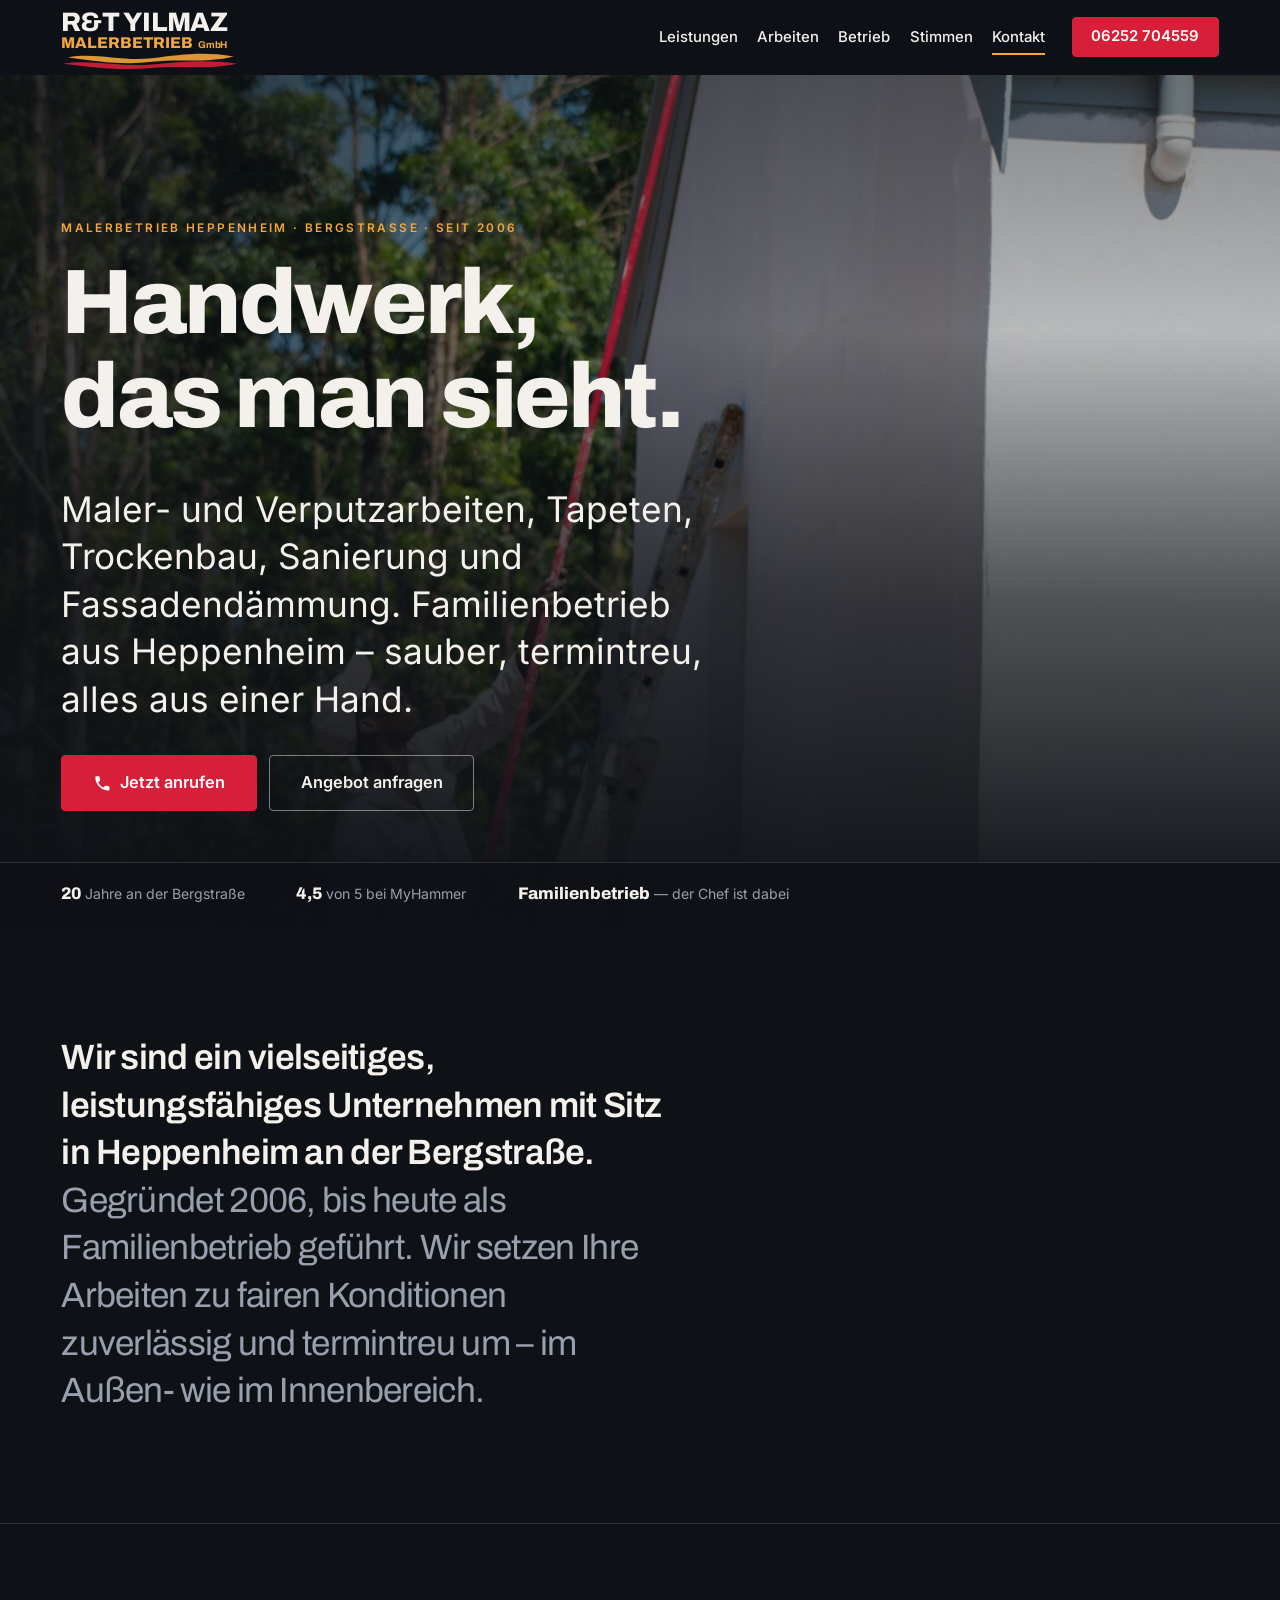
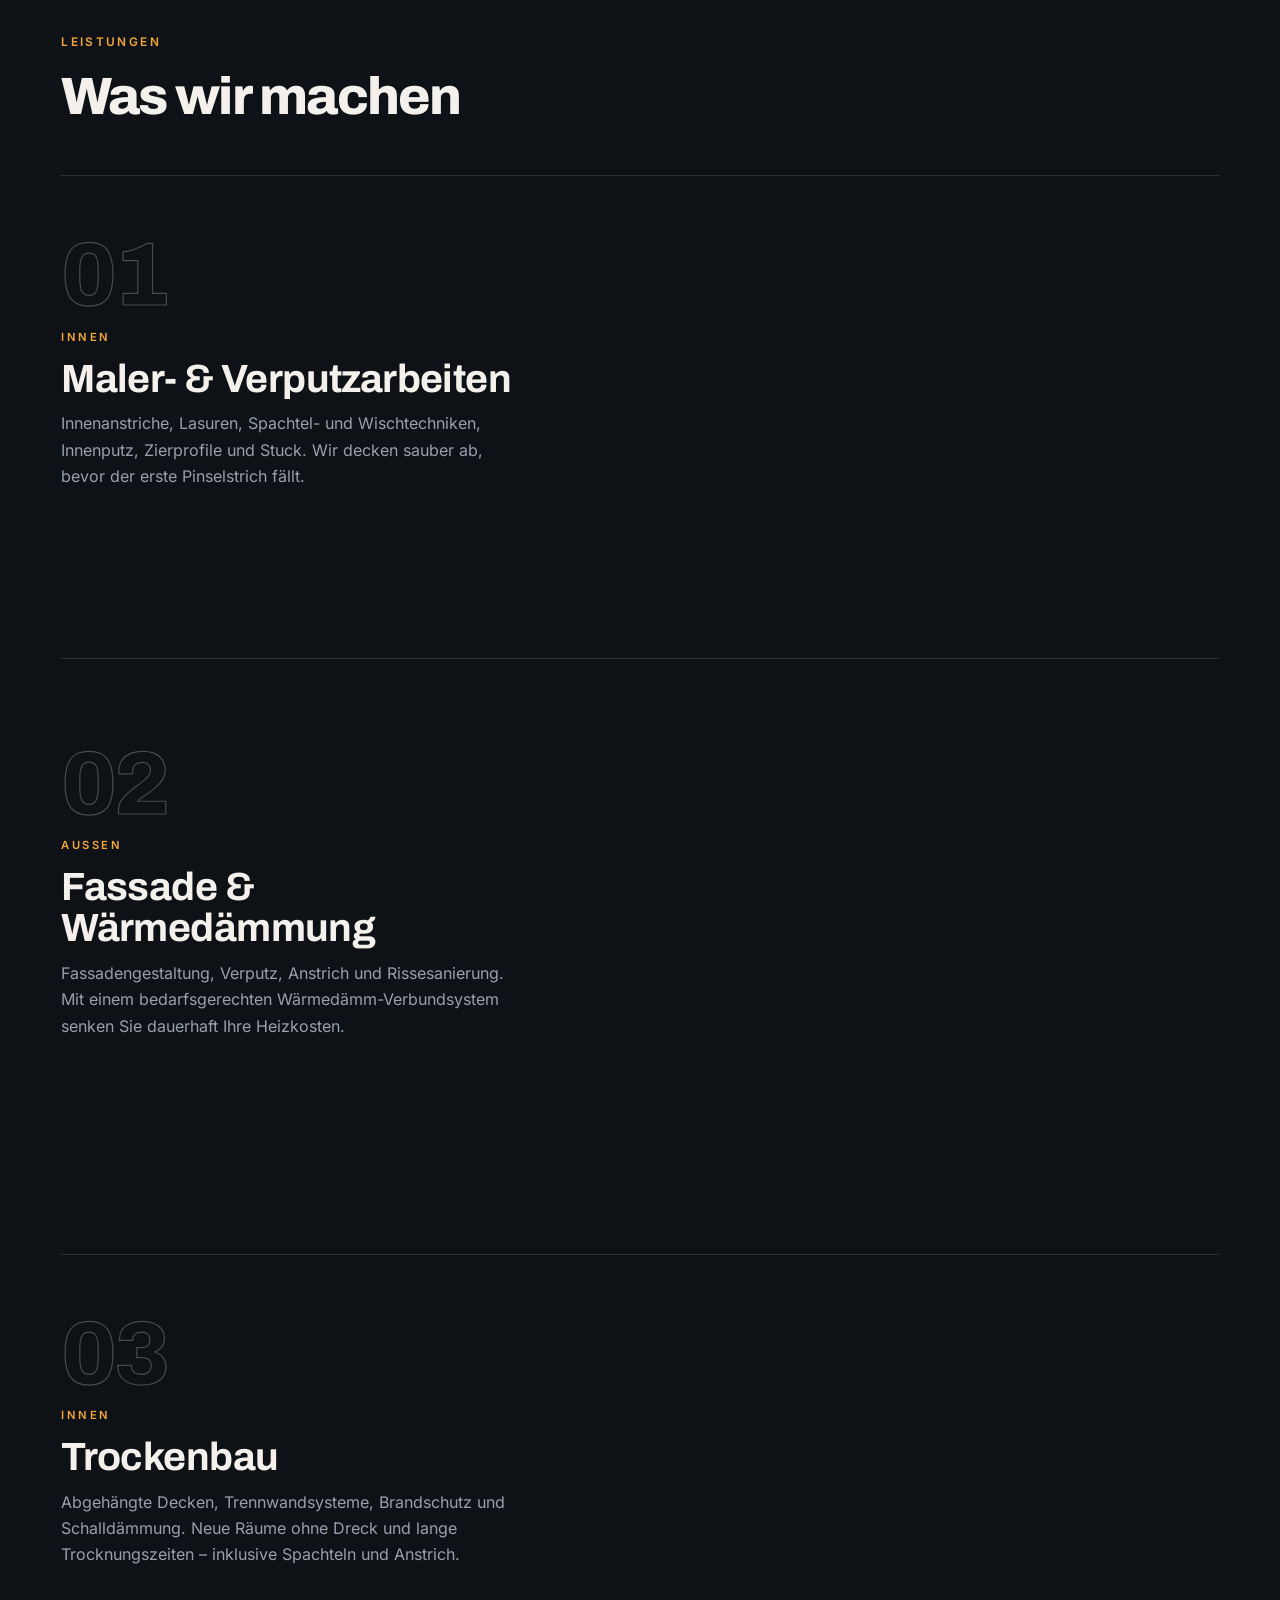
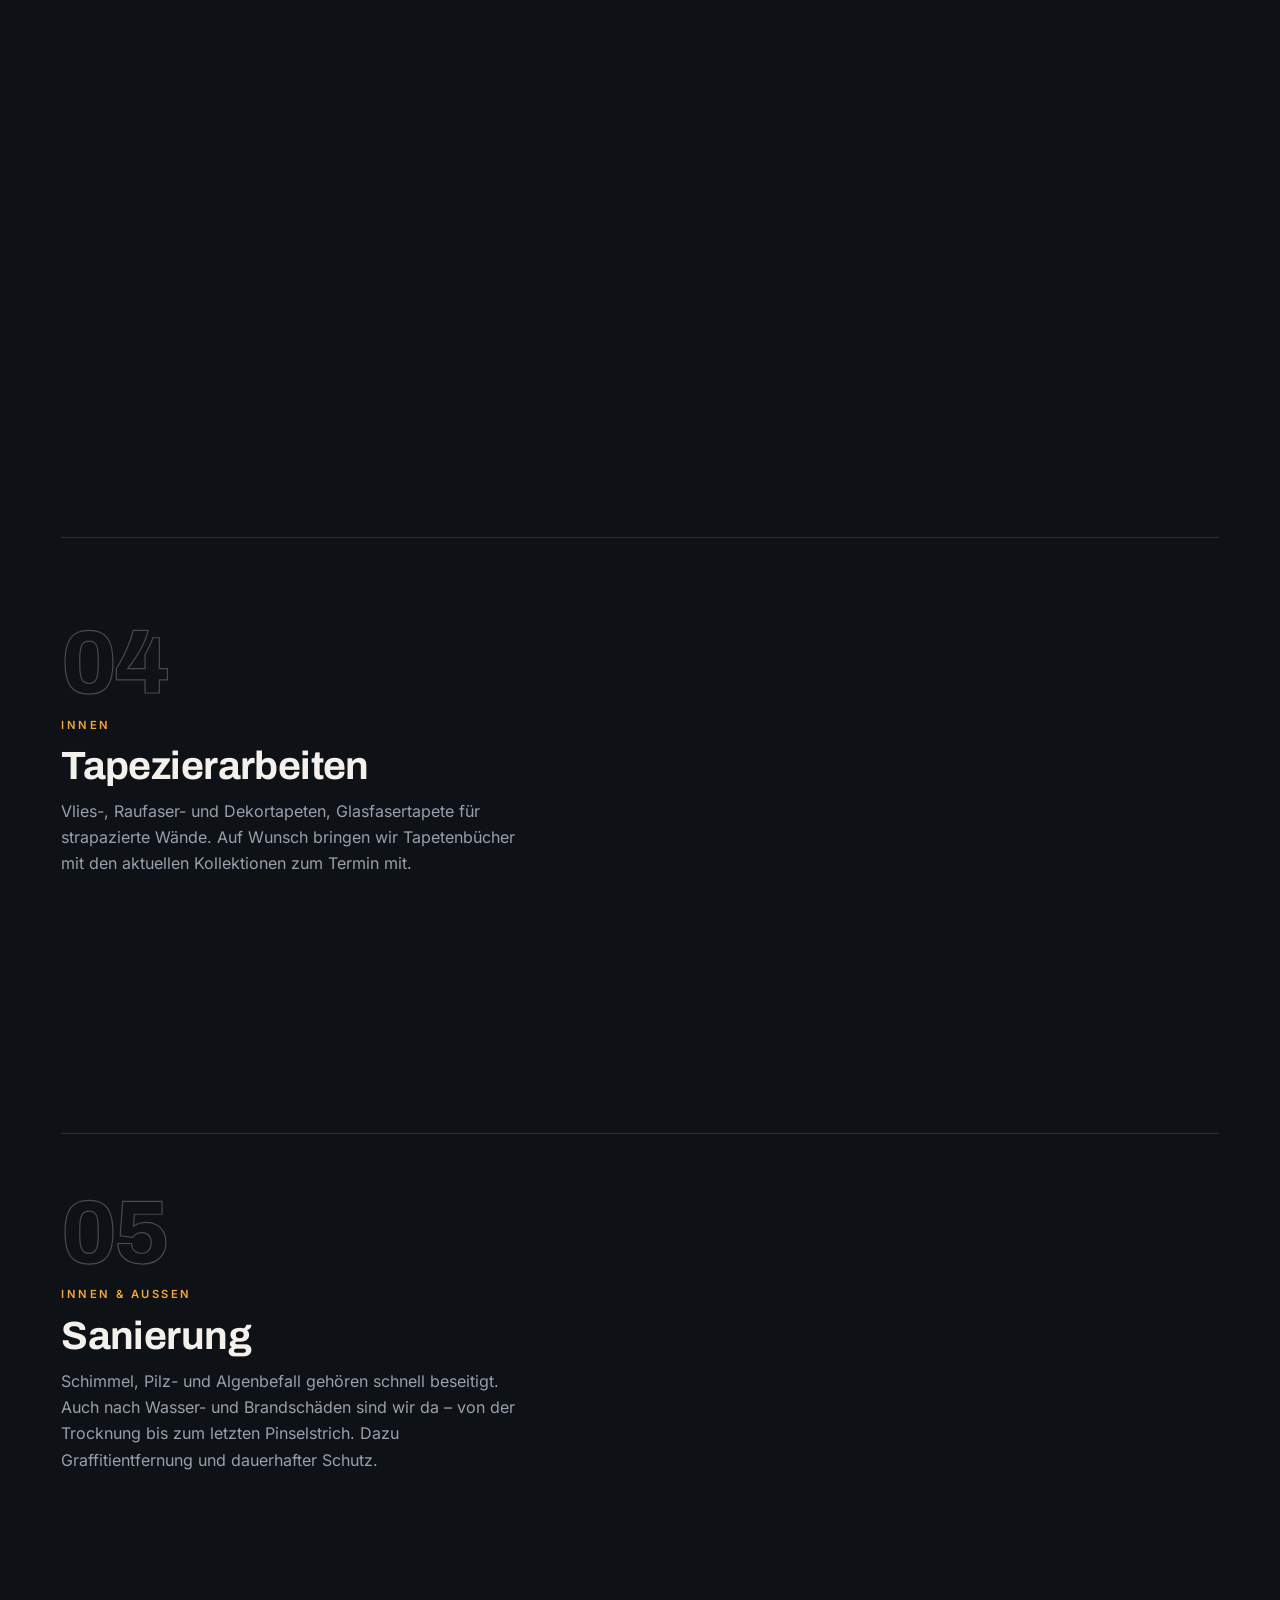
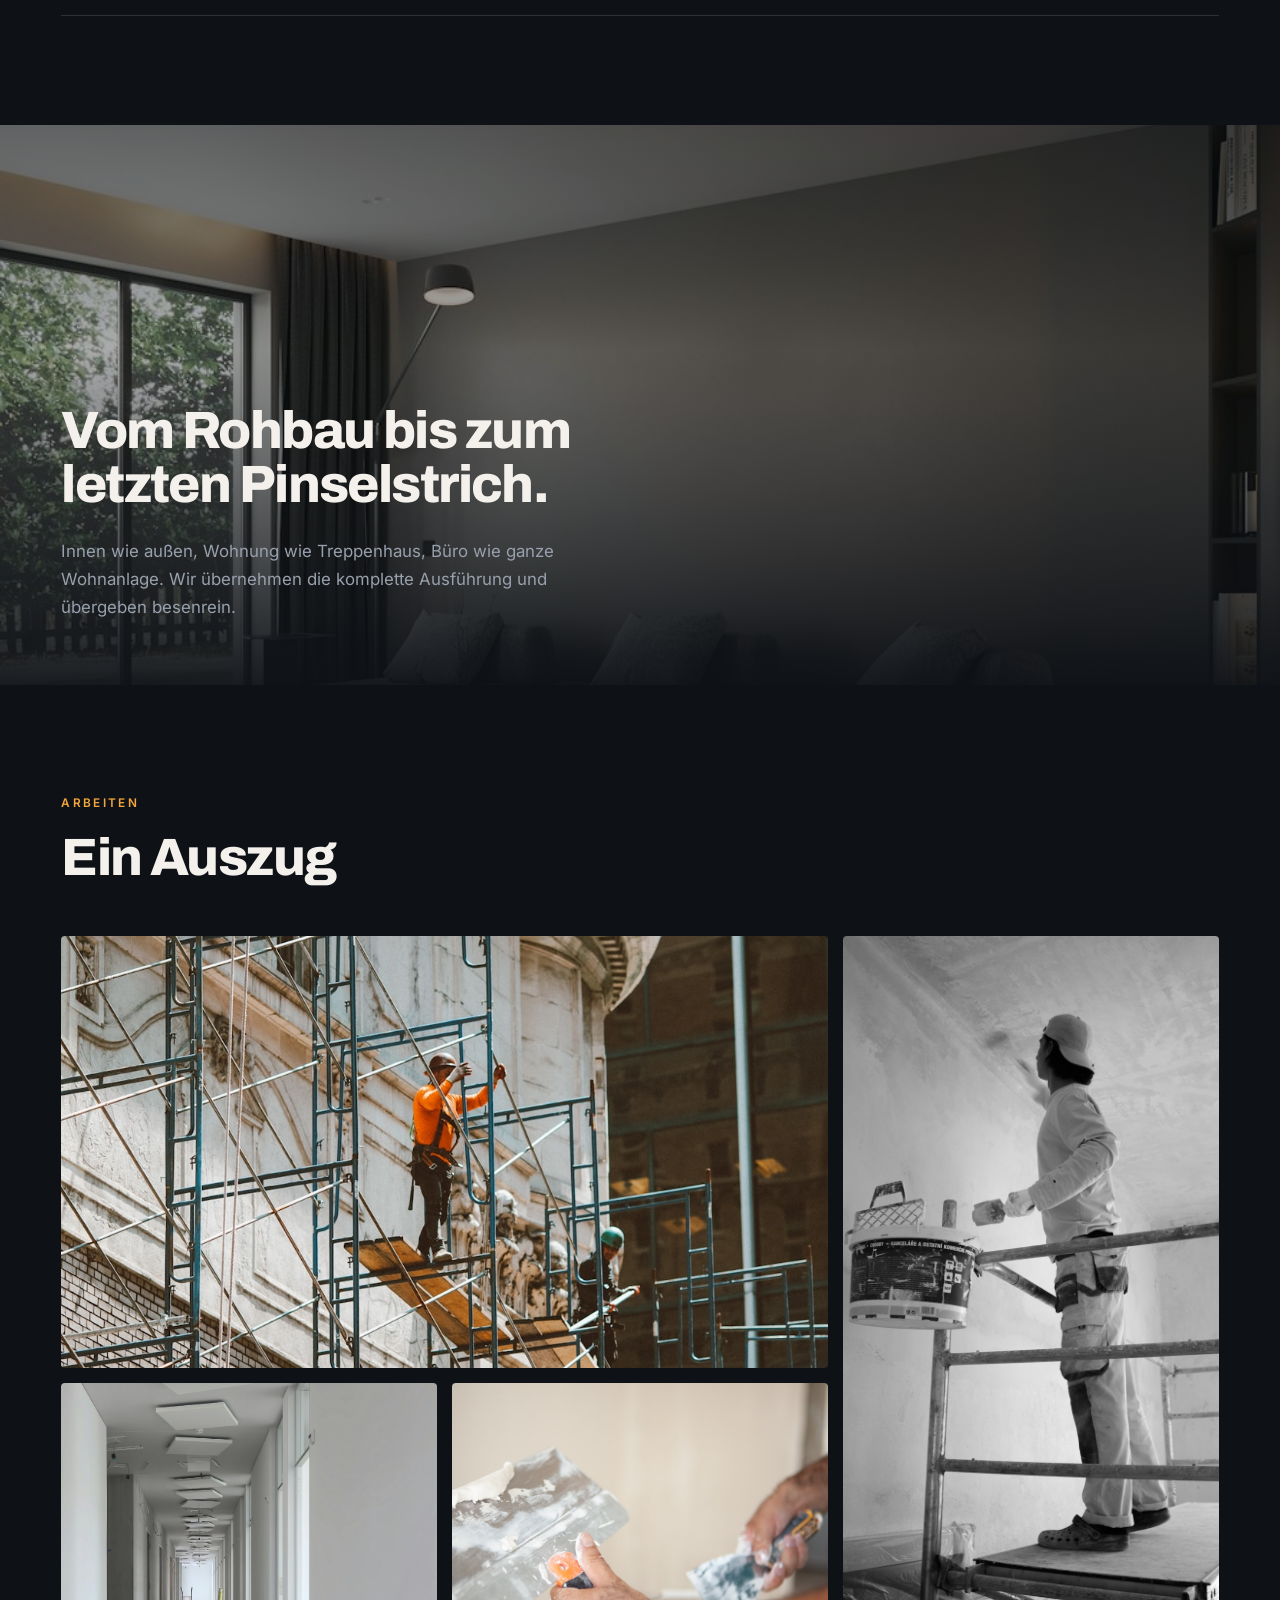
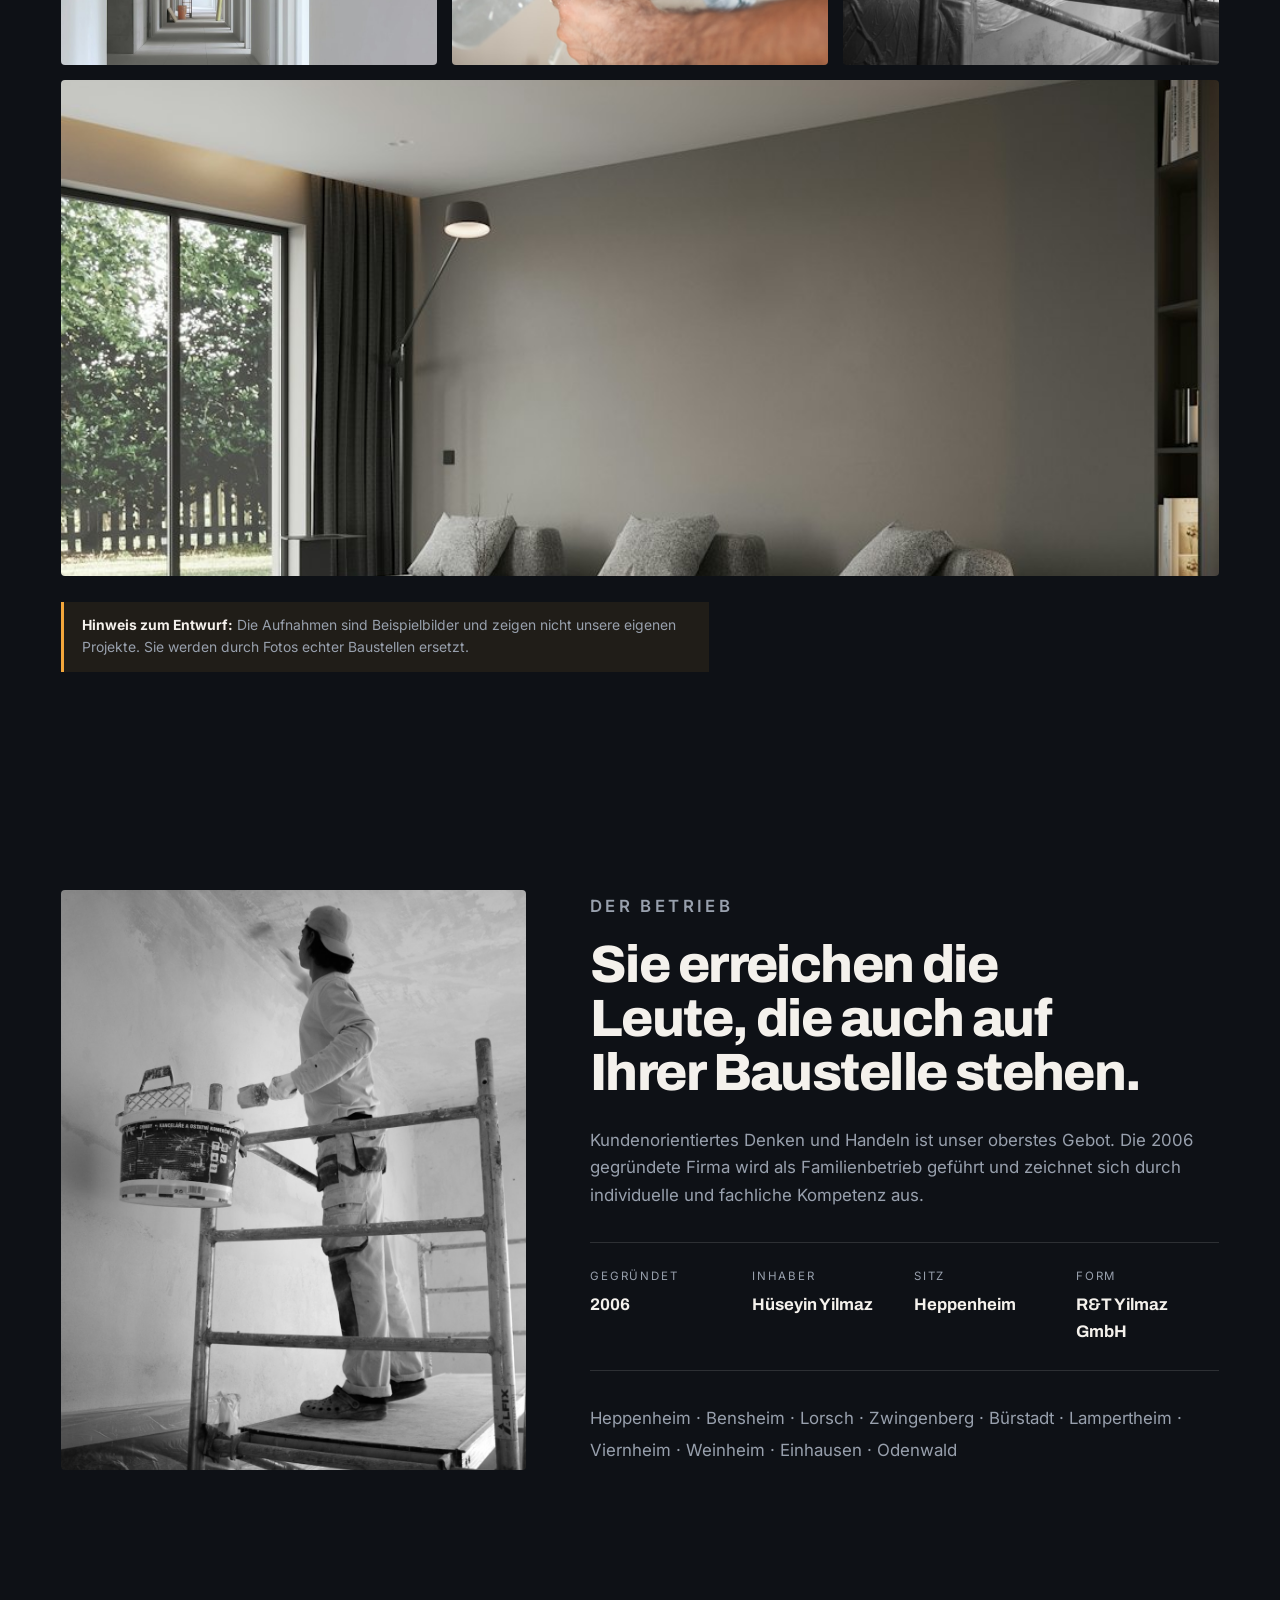
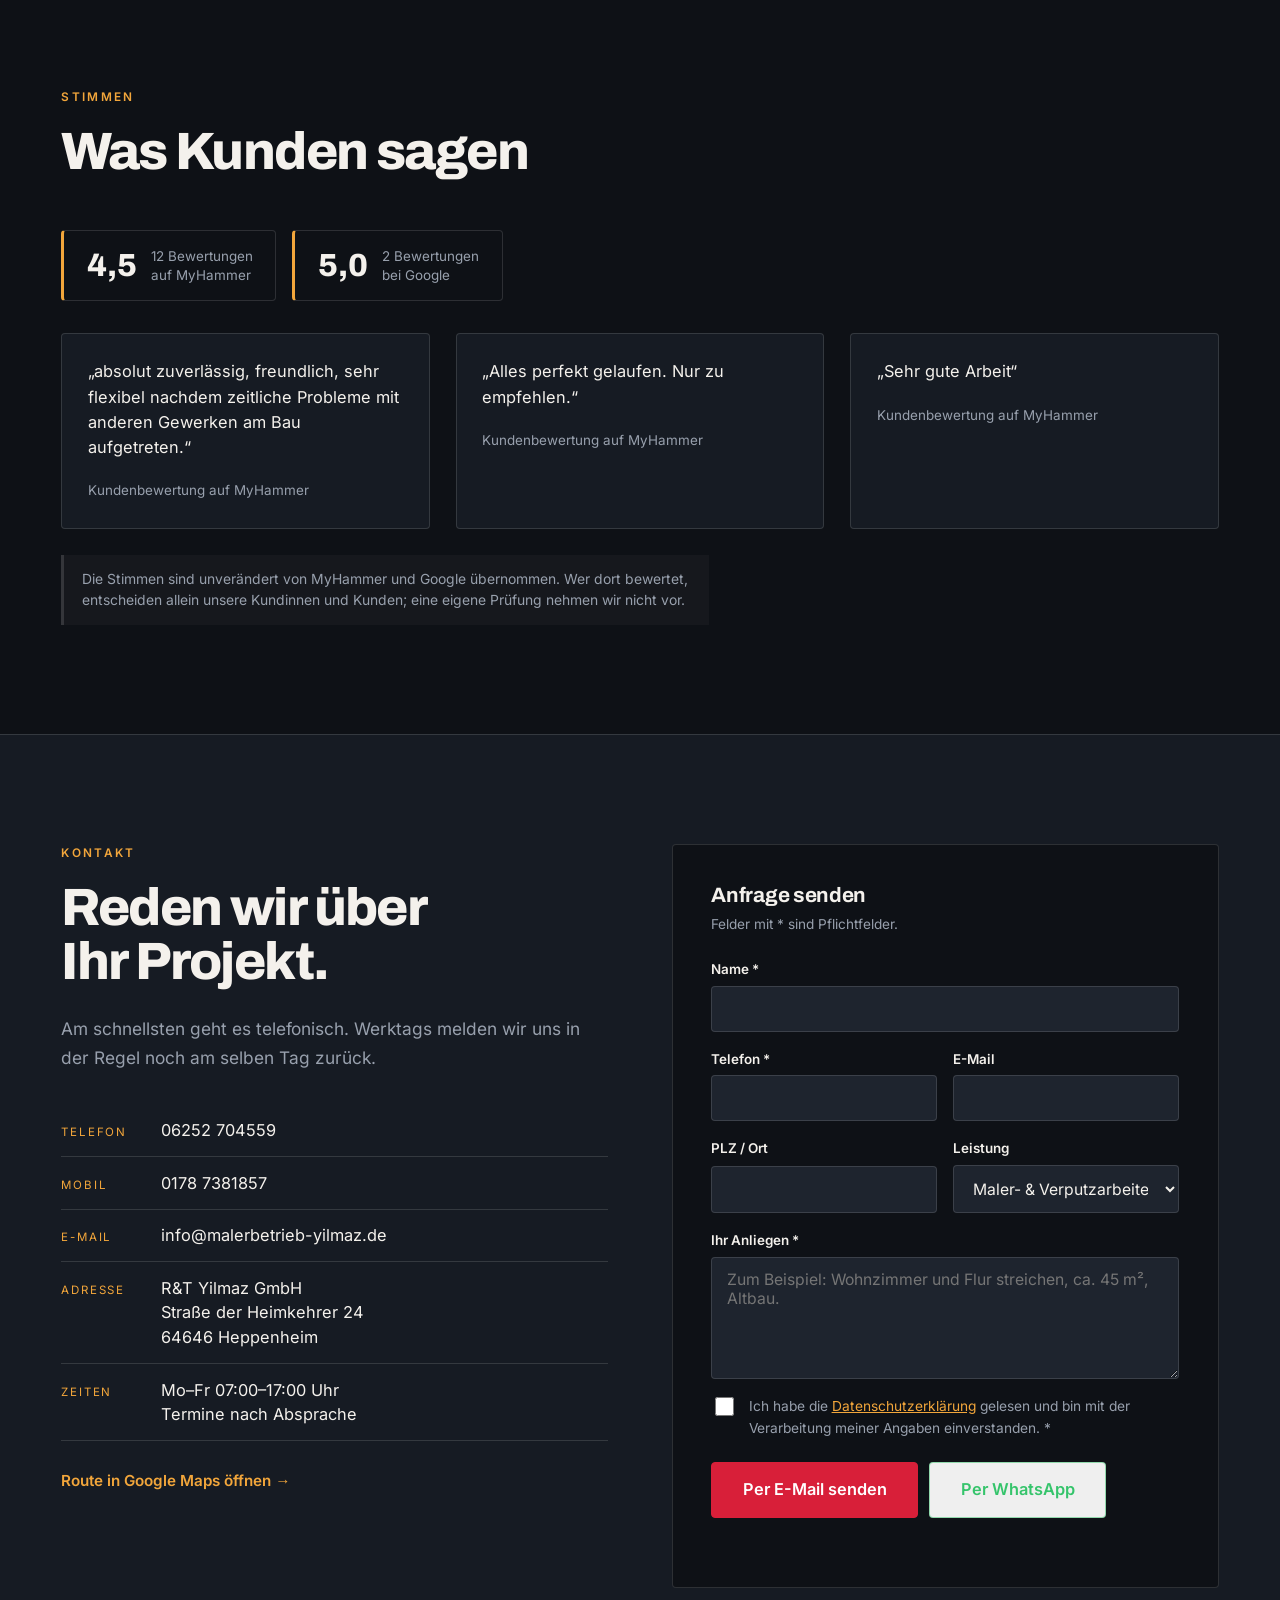
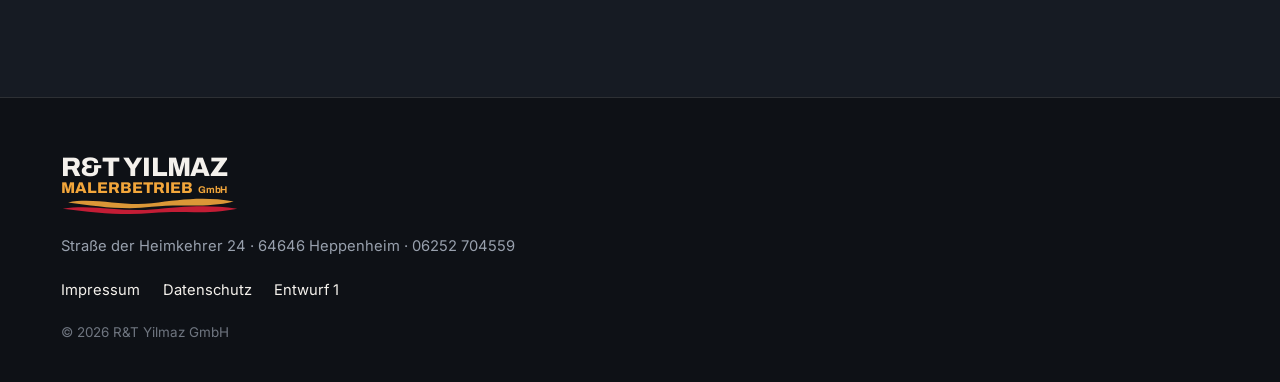
<file: entwurf-2/index.html>
<!DOCTYPE html>
<html lang="de">
<head>
<meta charset="utf-8" />
<meta name="viewport" content="width=device-width, initial-scale=1" />
<title>R&amp;T Yilmaz Malerbetrieb Heppenheim — Entwurf 2</title>
<meta name="description" content="Maler, Putz, Trockenbau, Sanierung und Fassadendämmung in Heppenheim an der Bergstraße. Familienbetrieb seit 2006." />
<!-- Gestaltungsentwurf zur Abstimmung — bewusst nicht für Google freigegeben,
     damit er der späteren echten Seite keine Konkurrenz macht. -->
<meta name="robots" content="noindex, nofollow" />
<meta name="theme-color" content="#0e1116" />
<link rel="icon" href="../favicon.svg" type="image/svg+xml" />
<link rel="preload" href="../assets/fonts/archivo-latin.woff2" as="font" type="font/woff2" crossorigin />
<link rel="preload" href="../assets/fonts/inter-latin.woff2" as="font" type="font/woff2" crossorigin />
<link rel="stylesheet" href="style.css" />
<script>
  document.documentElement.classList.add("js");
  window.phFail = function (img) {
    var box = img.parentElement;
    if (box && box.classList.contains("media")) box.classList.add("is-empty");
    img.remove();
  };
</script>
</head>
<body>

<a class="skip-link" href="#inhalt">Zum Inhalt springen</a>

<header class="site-header" id="header">
  <div class="shell site-header__in">
    <a class="brand" href="#top" aria-label="R&amp;T Yilmaz Malerbetrieb – zur Startseite">
      <svg class="brand__mark" viewBox="0 0 200 74" role="img" aria-label="R und T Yilmaz Malerbetrieb GmbH">
        <text x="0" y="30" class="bm-1" textLength="187" lengthAdjust="spacing">R&amp;T YILMAZ</text>
        <text x="0" y="49" textLength="187" lengthAdjust="spacing"><tspan class="bm-2">MALERBETRIEB</tspan><tspan class="bm-3" dx="6">GmbH</tspan></text>
        <path class="bm-stroke bm-stroke--amber" d="M8 60c30-6 62 5 94 1s58-8 92-2c-32 8-60 2-92 6s-64-1-94-5Z"/>
        <path class="bm-stroke bm-stroke--red" d="M2 67c34-5 66 4 100 1s60-6 96-1c-34 7-62 2-96 5s-66-1-100-5Z"/>
      </svg>
    </a>

    <nav class="nav" id="nav" aria-label="Hauptnavigation">
      <a href="#leistungen">Leistungen</a>
      <a href="#arbeiten">Arbeiten</a>
      <a href="#betrieb">Betrieb</a>
      <a href="#stimmen">Stimmen</a>
      <a href="#kontakt">Kontakt</a>
      <a class="btn btn--red nav__cta" href="tel:+496252704559">06252 704559</a>
    </nav>

    <button class="burger" id="burger" aria-expanded="false" aria-controls="nav" aria-label="Menü öffnen">
      <span></span><span></span><span></span>
    </button>
  </div>
</header>

<main id="inhalt">

<!-- ============ HERO ============ -->
<section class="hero" id="top">
  <div class="hero__img">
    <img src="../assets/img/hero.jpg" alt="Maler streicht die Fassade eines Wohnhauses von der Leiter aus" width="1200" height="1800" />
  </div>
  <div class="hero__veil" aria-hidden="true"></div>
  <div class="shell hero__in">
    <p class="kicker">Malerbetrieb Heppenheim · Bergstraße · seit 2006</p>
    <h1>Handwerk,<br />das man sieht.</h1>
    <p class="hero__lead">
      Maler- und Verputzarbeiten, Tapeten, Trockenbau, Sanierung und Fassadendämmung.
      Familienbetrieb aus Heppenheim &ndash; sauber, termintreu, alles aus einer Hand.
    </p>
    <div class="hero__cta">
      <a class="btn btn--red btn--lg" href="tel:+496252704559">
        <svg class="ico" aria-hidden="true" viewBox="0 0 24 24"><path d="M6.6 10.8a15.1 15.1 0 0 0 6.6 6.6l2.2-2.2c.3-.3.7-.4 1-.2 1.2.4 2.4.6 3.6.6.6 0 1 .4 1 1V20c0 .6-.4 1-1 1A17 17 0 0 1 3 4c0-.6.4-1 1-1h3.5c.6 0 1 .4 1 1 0 1.3.2 2.5.6 3.6.1.4 0 .8-.2 1l-2.3 2.2Z"/></svg>
        Jetzt anrufen
      </a>
      <a class="btn btn--line btn--lg" href="#kontakt">Angebot anfragen</a>
    </div>
  </div>
  <div class="hero__meta">
    <div class="shell hero__meta-in">
      <span><b>20</b> Jahre an der Bergstraße</span>
      <span><b>4,5</b> von 5 bei MyHammer</span>
      <span><b>Familienbetrieb</b> — der Chef ist dabei</span>
    </div>
  </div>
</section>

<!-- ============ INTRO ============ -->
<section class="statement">
  <div class="shell">
    <p class="reveal">
      Wir sind ein vielseitiges, leistungsfähiges Unternehmen mit Sitz in Heppenheim an der
      Bergstraße. <span class="dim">Gegründet 2006, bis heute als Familienbetrieb geführt.
      Wir setzen Ihre Arbeiten zu fairen Konditionen zuverlässig und termintreu um &ndash;
      im Außen- wie im Innenbereich.</span>
    </p>
  </div>
</section>

<!-- ============ LEISTUNGEN ============ -->
<section class="section" id="leistungen">
  <div class="shell">
    <header class="sec-head reveal">
      <p class="kicker">Leistungen</p>
      <h2>Was wir machen</h2>
    </header>

    <!-- Redaktionelles Register statt Zickzack: Zwoelfspalten-Raster, in
         dem der Text immer dieselben Spalten haelt und nur die Bilder
         ausbrechen — mal breiter, mal hochkant, mal versetzt. Die
         Variation entsteht so aus dem Raster heraus und nicht aus
         gespiegelten Haelften. Die Ziffern sind als Konturschrift ein
         eigenes gestalterisches Element, kein Aufzaehlungszeichen. -->
    <ol class="idx">
      <li class="idx-item">
        <figure class="idx-pic pf reveal">
          <img src="../assets/img/galerie-5.jpg" alt="Maler rollt Wandfarbe in einem abgedeckten Raum auf" loading="lazy" width="900" height="560" />
        </figure>
        <div class="idx-body reveal">
          <span class="idx-n" aria-hidden="true">01</span>
          <p class="idx-tag">Innen</p>
          <h3>Maler- &amp; Verputzarbeiten</h3>
          <p class="idx-txt">Innenanstriche, Lasuren, Spachtel- und Wischtechniken, Innenputz, Zierprofile und Stuck. Wir decken sauber ab, bevor der erste Pinselstrich fällt.</p>
        </div>
      </li>

      <li class="idx-item">
        <figure class="idx-pic pf reveal">
          <img src="../assets/img/galerie-3.jpg" alt="Arbeiter auf einem Gerüst an einer historischen Fassade" loading="lazy" width="900" height="560" />
        </figure>
        <div class="idx-body reveal">
          <span class="idx-n" aria-hidden="true">02</span>
          <p class="idx-tag">Außen</p>
          <h3>Fassade &amp; Wärmedämmung</h3>
          <p class="idx-txt">Fassadengestaltung, Verputz, Anstrich und Rissesanierung. Mit einem bedarfsgerechten Wärmedämm-Verbundsystem senken Sie dauerhaft Ihre Heizkosten.</p>
        </div>
      </li>

      <li class="idx-item">
        <figure class="idx-pic pf reveal">
          <img src="../assets/img/galerie-2.jpg" alt="Heller Flur mit abgehängten Deckenelementen" loading="lazy" width="720" height="900" />
        </figure>
        <div class="idx-body reveal">
          <span class="idx-n" aria-hidden="true">03</span>
          <p class="idx-tag">Innen</p>
          <h3>Trockenbau</h3>
          <p class="idx-txt">Abgehängte Decken, Trennwandsysteme, Brandschutz und Schalldämmung. Neue Räume ohne Dreck und lange Trocknungszeiten &ndash; inklusive Spachteln und Anstrich.</p>
        </div>
      </li>

      <li class="idx-item">
        <figure class="idx-pic pf reveal">
          <img src="../assets/img/galerie-4.jpg" alt="Farbrolle trägt weiße Wandfarbe auf" loading="lazy" width="900" height="560" />
        </figure>
        <div class="idx-body reveal">
          <span class="idx-n" aria-hidden="true">04</span>
          <p class="idx-tag">Innen</p>
          <h3>Tapezierarbeiten</h3>
          <p class="idx-txt">Vlies-, Raufaser- und Dekortapeten, Glasfasertapete für strapazierte Wände. Auf Wunsch bringen wir Tapetenbücher mit den aktuellen Kollektionen zum Termin mit.</p>
        </div>
      </li>

      <li class="idx-item">
        <figure class="idx-pic pf reveal">
          <img src="../assets/img/galerie-6.jpg" alt="Hände ziehen Spachtelmasse mit der Glättkelle ab" loading="lazy" width="900" height="560" />
        </figure>
        <div class="idx-body reveal">
          <span class="idx-n" aria-hidden="true">05</span>
          <p class="idx-tag">Innen &amp; Außen</p>
          <h3>Sanierung</h3>
          <p class="idx-txt">Schimmel, Pilz- und Algenbefall gehören schnell beseitigt. Auch nach Wasser- und Brandschäden sind wir da &ndash; von der Trocknung bis zum letzten Pinselstrich. Dazu Graffitientfernung und dauerhafter Schutz.</p>
        </div>
      </li>
    </ol>
  </div>
</section>

<!-- ============ BILDBAND ============ -->
<section class="band" id="arbeiten">
  <img src="../assets/img/galerie-1.jpg" alt="Heller Wohnraum nach dem Anstrich" loading="lazy" width="1000" height="1250" />
  <div class="band__veil" aria-hidden="true"></div>
  <div class="shell band__in">
    <h2>Vom Rohbau bis zum letzten Pinselstrich.</h2>
    <p>Innen wie außen, Wohnung wie Treppenhaus, Büro wie ganze Wohnanlage. Wir übernehmen die komplette Ausführung und übergeben besenrein.</p>
  </div>
</section>

<!-- ============ ARBEITEN ============ -->
<section class="section">
  <div class="shell">
    <header class="sec-head reveal">
      <p class="kicker">Arbeiten</p>
      <h2>Ein Auszug</h2>
    </header>

    <div class="mosaic">
      <figure class="mosaic__a reveal"><img src="../assets/img/galerie-3.jpg" alt="Arbeiter auf einem Gerüst an einer historischen Fassade" loading="lazy" width="900" height="600" /></figure>
      <figure class="mosaic__b reveal"><img src="../assets/img/team.jpg" alt="Maler bei Streicharbeiten auf einem Rollgerüst" loading="lazy" width="600" height="900" /></figure>
      <figure class="mosaic__c reveal"><img src="../assets/img/galerie-2.jpg" alt="Heller Flur mit abgehängten Deckenelementen" loading="lazy" width="600" height="450" /></figure>
      <figure class="mosaic__d reveal"><img src="../assets/img/galerie-6.jpg" alt="Hände ziehen Spachtelmasse mit der Glättkelle ab" loading="lazy" width="600" height="450" /></figure>
      <figure class="mosaic__e reveal"><img src="../assets/img/galerie-1.jpg" alt="Heller Wohnraum nach dem Anstrich" loading="lazy" width="600" height="750" /></figure>
    </div>

    <!-- ============================================================
         TEMPORÄR — MUSS RAUS, SOBALD DIE ECHTEN FOTOS DA SIND.
         Fremde Aufnahmen als eigene Referenzen zu zeigen, ist
         irreführende Werbung nach § 5 UWG.
         ============================================================ -->
    <p class="stock-note">
      <strong>Hinweis zum Entwurf:</strong> Die Aufnahmen sind Beispielbilder und zeigen
      nicht unsere eigenen Projekte. Sie werden durch Fotos echter Baustellen ersetzt.
    </p>
  </div>
</section>

<!-- ============ BETRIEB ============ -->
<section class="section split" id="betrieb">
  <div class="shell split__in">
    <div class="split__pic reveal">
      <img src="../assets/img/team.jpg" alt="Maler bei Streicharbeiten auf einem Rollgerüst" loading="lazy" width="700" height="900" />
    </div>
    <div class="split__txt reveal">
      <p class="kicker">Der Betrieb</p>
      <h2>Sie erreichen die Leute, die auch auf Ihrer Baustelle stehen.</h2>
      <p>
        Kundenorientiertes Denken und Handeln ist unser oberstes Gebot. Die 2006 gegründete
        Firma wird als Familienbetrieb geführt und zeichnet sich durch individuelle und
        fachliche Kompetenz aus.
      </p>
      <dl class="facts">
        <div><dt>Gegründet</dt><dd>2006</dd></div>
        <div><dt>Inhaber</dt><dd>Hüseyin Yilmaz</dd></div>
        <div><dt>Sitz</dt><dd>Heppenheim</dd></div>
        <div><dt>Form</dt><dd>R&amp;T Yilmaz GmbH</dd></div>
      </dl>
      <p class="areas">
        Heppenheim · Bensheim · Lorsch · Zwingenberg · Bürstadt · Lampertheim ·
        Viernheim · Weinheim · Einhausen · Odenwald
      </p>
    </div>
  </div>
</section>

<!-- ============ STIMMEN ============ -->
<section class="section" id="stimmen">
  <div class="shell">
    <header class="sec-head reveal">
      <p class="kicker">Stimmen</p>
      <h2>Was Kunden sagen</h2>
    </header>

    <div class="ratings reveal">
      <div class="rating"><b>4,5</b><span>12 Bewertungen<br />auf MyHammer</span></div>
      <div class="rating"><b>5,0</b><span>2 Bewertungen<br />bei Google</span></div>
    </div>

    <!-- Zitate wörtlich von MyHammer übernommen, Stand 09.08.2026. -->
    <div class="quotes">
      <blockquote class="reveal">
        <p>„absolut zuverlässig, freundlich, sehr flexibel nachdem zeitliche Probleme mit anderen Gewerken am Bau aufgetreten.“</p>
        <cite>Kundenbewertung auf MyHammer</cite>
      </blockquote>
      <blockquote class="reveal">
        <p>„Alles perfekt gelaufen. Nur zu empfehlen.“</p>
        <cite>Kundenbewertung auf MyHammer</cite>
      </blockquote>
      <blockquote class="reveal">
        <p>„Sehr gute Arbeit“</p>
        <cite>Kundenbewertung auf MyHammer</cite>
      </blockquote>
    </div>

    <!-- Pflichtangabe nach § 5b Abs. 3 UWG -->
    <p class="src-note">
      Die Stimmen sind unverändert von MyHammer und Google übernommen. Wer dort bewertet,
      entscheiden allein unsere Kundinnen und Kunden; eine eigene Prüfung nehmen wir nicht vor.
    </p>
  </div>
</section>

<!-- ============ KONTAKT ============ -->
<section class="section kontakt" id="kontakt">
  <div class="shell kontakt__in">
    <div class="kontakt__left reveal">
      <p class="kicker">Kontakt</p>
      <h2>Reden wir über Ihr Projekt.</h2>
      <p class="kontakt__lead">Am schnellsten geht es telefonisch. Werktags melden wir uns in der Regel noch am selben Tag zurück.</p>

      <ul class="clist">
        <li><span>Telefon</span><a href="tel:+496252704559">06252 704559</a></li>
        <li><span>Mobil</span><a href="tel:+491787381857">0178 7381857</a></li>
        <li><span>E-Mail</span><a href="mailto:info@malerbetrieb-yilmaz.de">info@malerbetrieb-yilmaz.de</a></li>
        <li><span>Adresse</span><p>R&amp;T Yilmaz GmbH<br />Straße der Heimkehrer 24<br />64646 Heppenheim</p></li>
        <!-- TODO Bilal: Öffnungszeiten bestätigen lassen -->
        <li><span>Zeiten</span><p>Mo&ndash;Fr 07:00&ndash;17:00 Uhr<br />Termine nach Absprache</p></li>
      </ul>

      <a class="maplink" href="https://www.google.com/maps/search/?api=1&amp;query=Stra%C3%9Fe%20der%20Heimkehrer%2024%2C%2064646%20Heppenheim" target="_blank" rel="noopener">Route in Google Maps öffnen &rarr;</a>
    </div>

    <div class="kontakt__right reveal">
      <form id="anfrage" action="../kontakt.php" method="post" novalidate>
        <h3>Anfrage senden</h3>
        <p class="form__hint">Felder mit <span aria-hidden="true">*</span> sind Pflichtfelder.</p>

        <div class="field">
          <label for="f-name">Name <span aria-hidden="true">*</span></label>
          <input id="f-name" name="name" type="text" autocomplete="name" required />
        </div>
        <div class="field-row">
          <div class="field">
            <label for="f-tel">Telefon <span aria-hidden="true">*</span></label>
            <input id="f-tel" name="telefon" type="tel" autocomplete="tel" required />
          </div>
          <div class="field">
            <label for="f-mail">E-Mail</label>
            <input id="f-mail" name="email" type="email" autocomplete="email" />
          </div>
        </div>
        <div class="field-row">
          <div class="field">
            <label for="f-ort">PLZ / Ort</label>
            <input id="f-ort" name="ort" type="text" autocomplete="postal-code" />
          </div>
          <div class="field">
            <label for="f-leistung">Leistung</label>
            <select id="f-leistung" name="leistung">
              <option>Maler- &amp; Verputzarbeiten</option>
              <option>Fassade &amp; Wärmedämmung</option>
              <option>Trockenbau</option>
              <option>Tapezierarbeiten</option>
              <option>Sanierung (Schimmel, Wasser, Brand)</option>
              <option>Etwas anderes</option>
            </select>
          </div>
        </div>
        <div class="field">
          <label for="f-text">Ihr Anliegen <span aria-hidden="true">*</span></label>
          <textarea id="f-text" name="nachricht" rows="5" required placeholder="Zum Beispiel: Wohnzimmer und Flur streichen, ca. 45 m², Altbau."></textarea>
        </div>

        <div class="hp" aria-hidden="true">
          <label for="f-web">Website nicht ausfüllen</label>
          <input id="f-web" name="website" type="text" tabindex="-1" autocomplete="off" />
        </div>

        <label class="check">
          <input type="checkbox" id="f-dsgvo" required name="datenschutz" />
          <span>Ich habe die <a href="../datenschutz.html">Datenschutzerklärung</a> gelesen und bin mit der Verarbeitung meiner Angaben einverstanden. <span aria-hidden="true">*</span></span>
        </label>

        <div class="form__actions">
          <button class="btn btn--red btn--lg" type="submit">Per E-Mail senden</button>
          <button class="btn btn--wa btn--lg" type="button" id="waBtn">Per WhatsApp</button>
        </div>
        <p class="form__note" id="formNote" role="status"></p>
      </form>
    </div>
  </div>
</section>

</main>

<footer class="site-footer">
  <div class="shell site-footer__in">
    <svg class="brand__mark" viewBox="0 0 200 74" role="img" aria-label="R und T Yilmaz Malerbetrieb GmbH">
      <text x="0" y="30" class="bm-1" textLength="187" lengthAdjust="spacing">R&amp;T YILMAZ</text>
      <text x="0" y="49" textLength="187" lengthAdjust="spacing"><tspan class="bm-2">MALERBETRIEB</tspan><tspan class="bm-3" dx="6">GmbH</tspan></text>
      <path class="bm-stroke bm-stroke--amber" d="M8 60c30-6 62 5 94 1s58-8 92-2c-32 8-60 2-92 6s-64-1-94-5Z"/>
      <path class="bm-stroke bm-stroke--red" d="M2 67c34-5 66 4 100 1s60-6 96-1c-34 7-62 2-96 5s-66-1-100-5Z"/>
    </svg>
    <p>Straße der Heimkehrer 24 · 64646 Heppenheim · <a href="tel:+496252704559">06252 704559</a></p>
    <nav aria-label="Rechtliches">
      <a href="../impressum.html">Impressum</a>
      <a href="../datenschutz.html">Datenschutz</a>
      <a href="../">Entwurf 1</a>
    </nav>
    <p class="copy">&copy; <span id="jahr">2026</span> R&amp;T Yilmaz GmbH</p>
  </div>
</footer>

<div class="callbar" aria-label="Schnellkontakt">
  <a href="tel:+496252704559">Anrufen</a>
  <a class="callbar__wa" href="https://wa.me/491787381857" target="_blank" rel="noopener">WhatsApp</a>
  <a href="#kontakt">Anfrage</a>
</div>

<script src="../assets/js/main.js" defer></script>
<script src="parallax.js" defer></script>
</body>
</html>
</file>
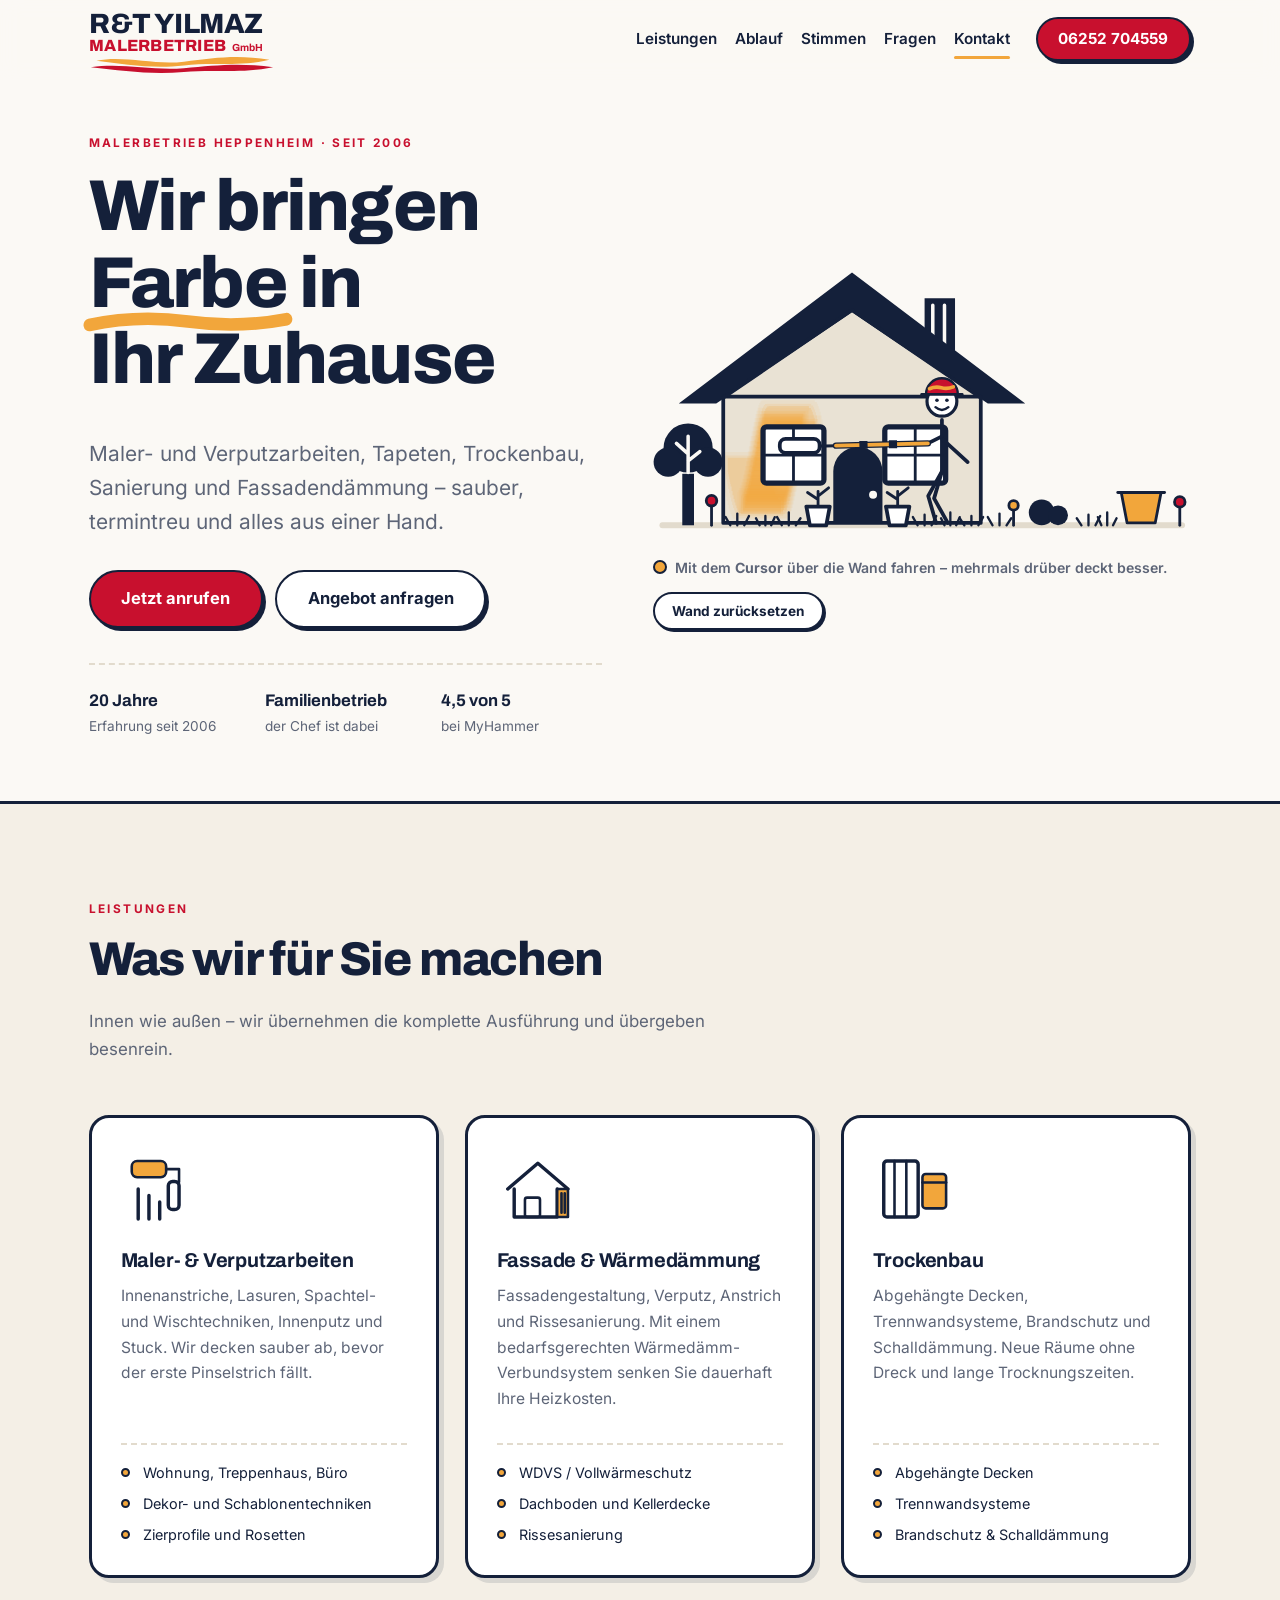
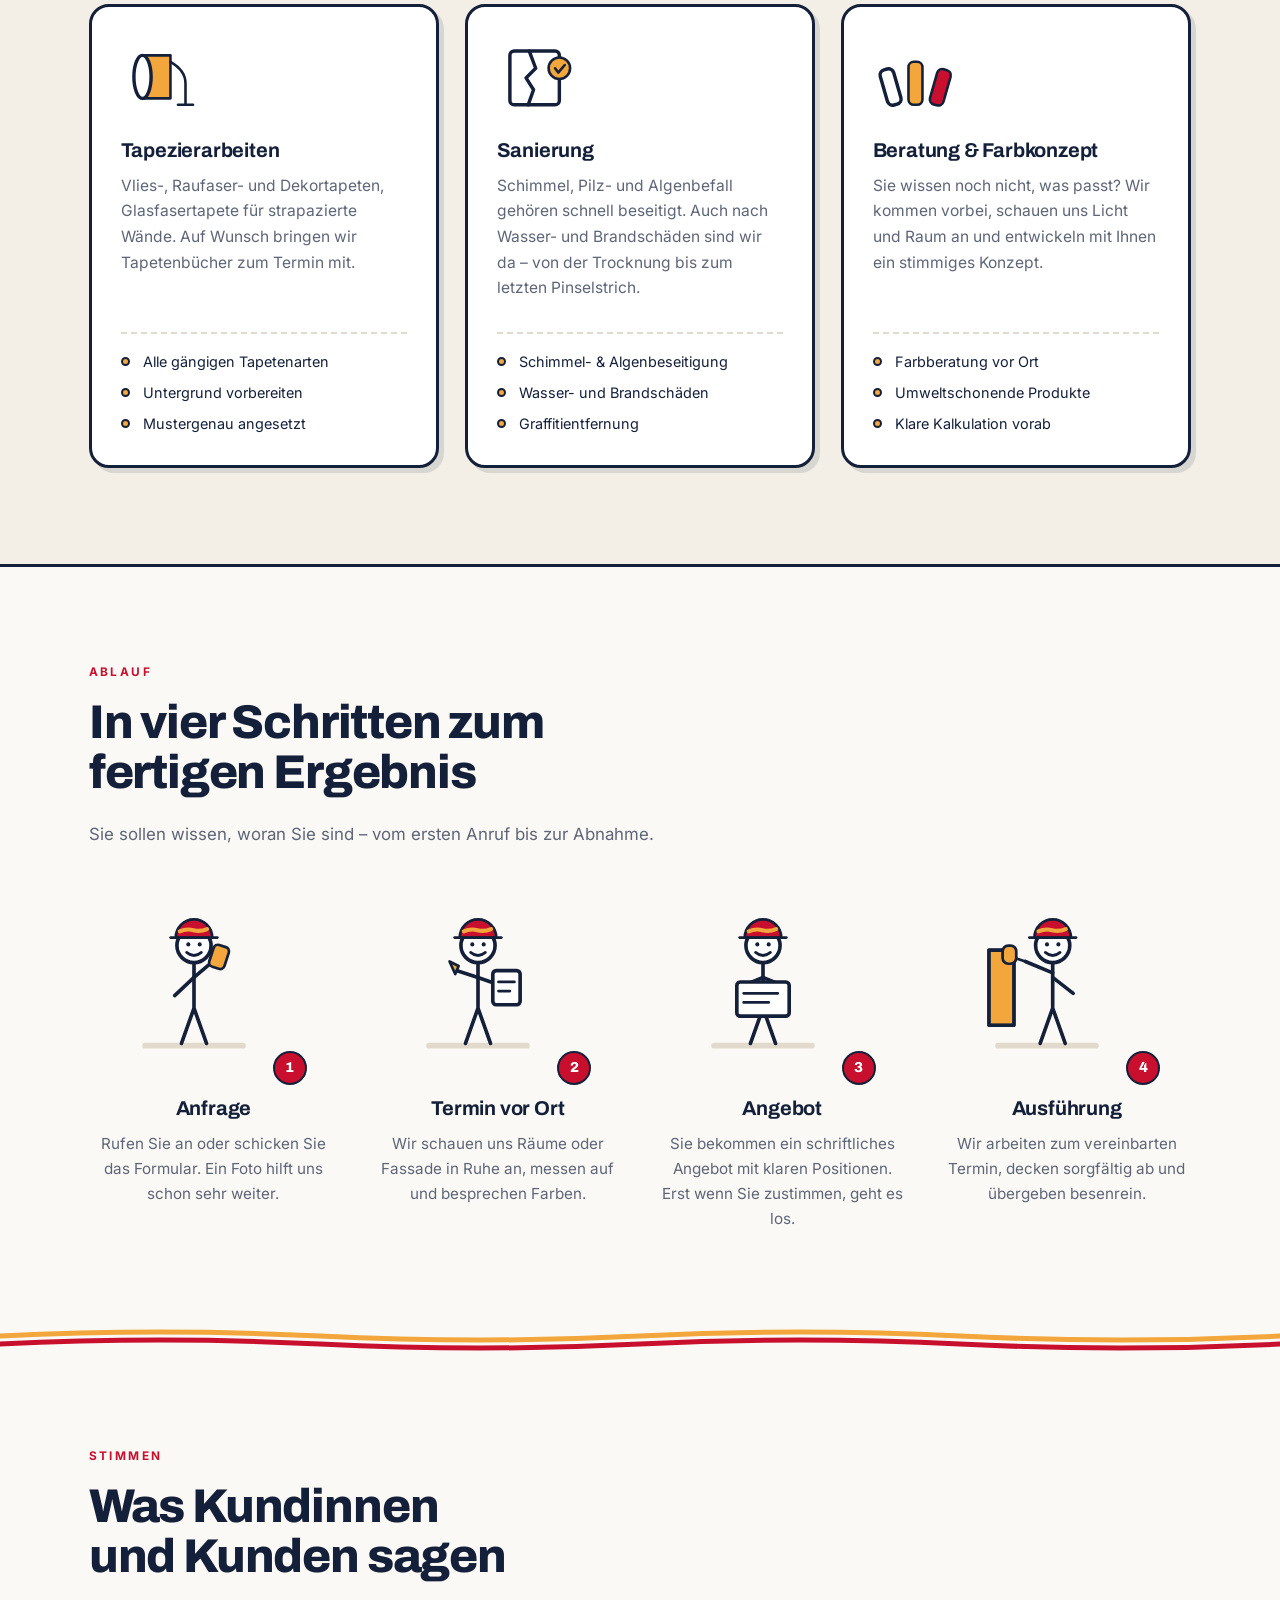
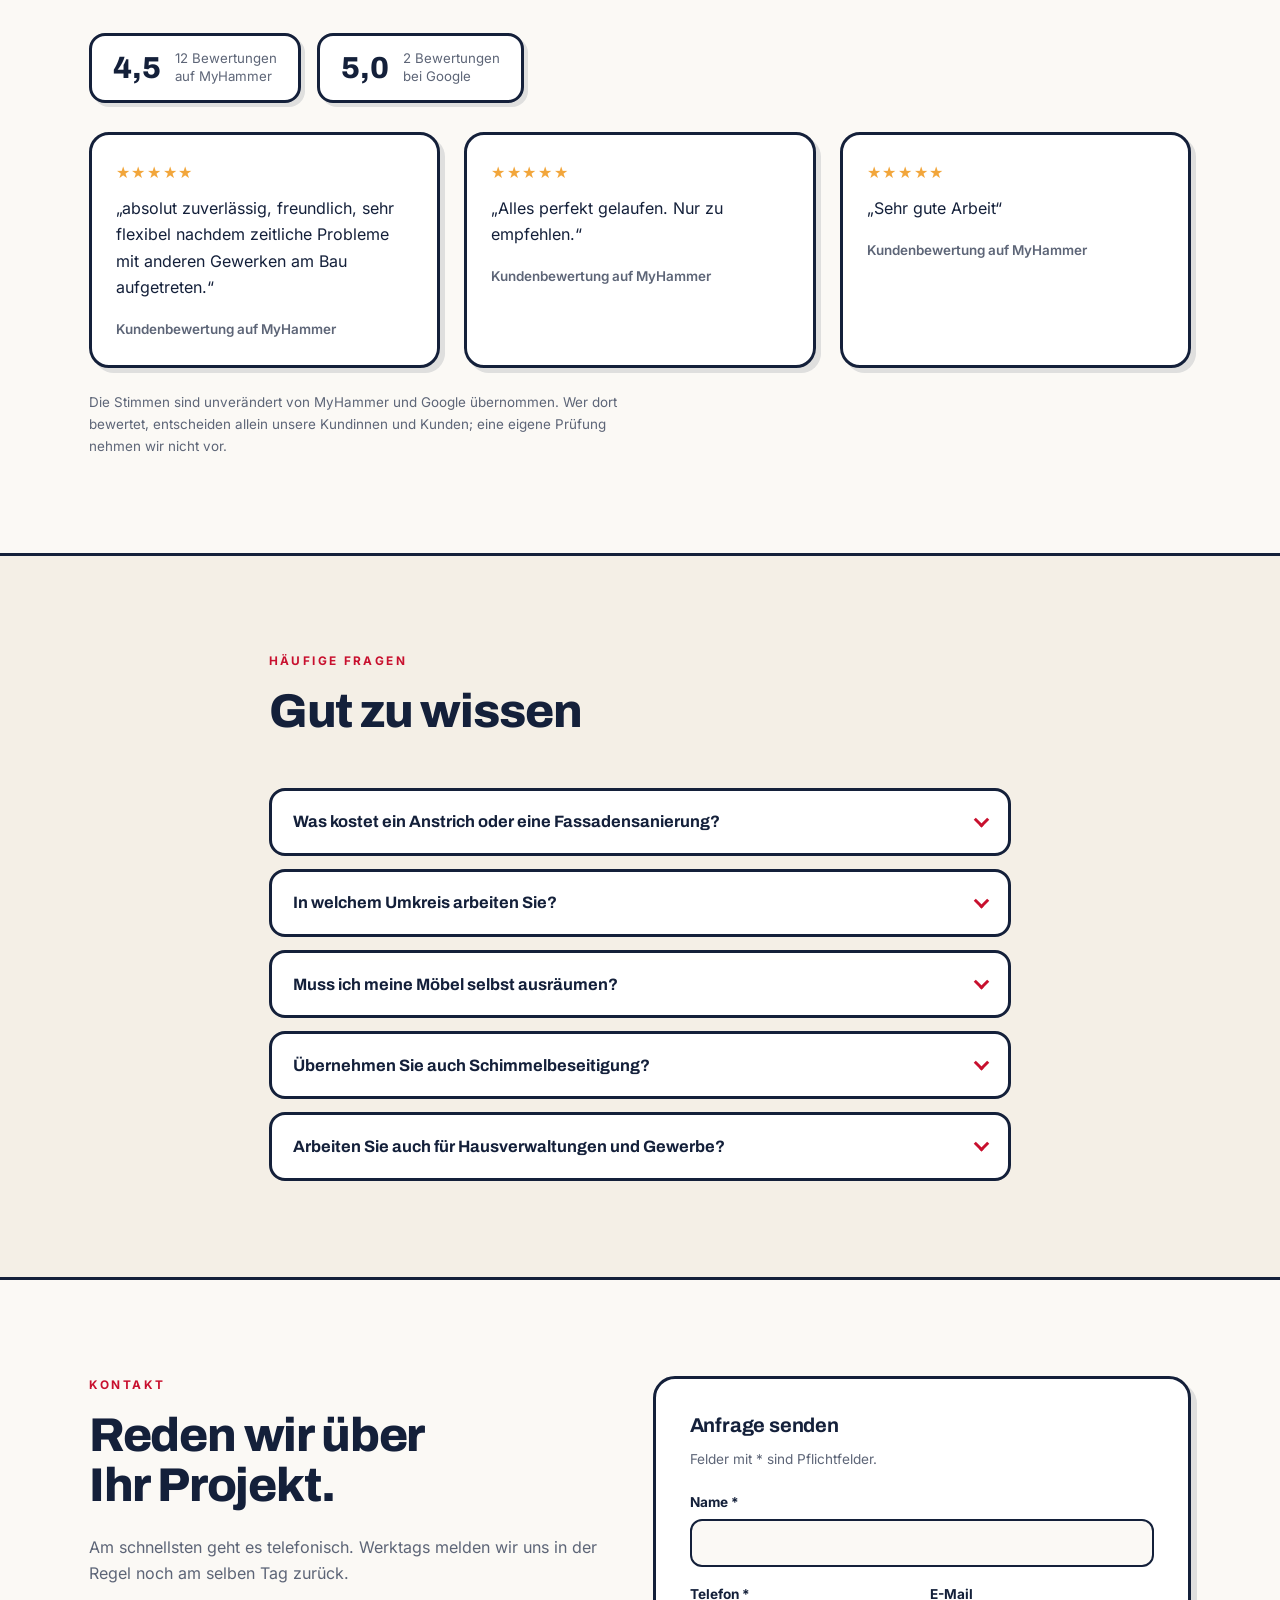
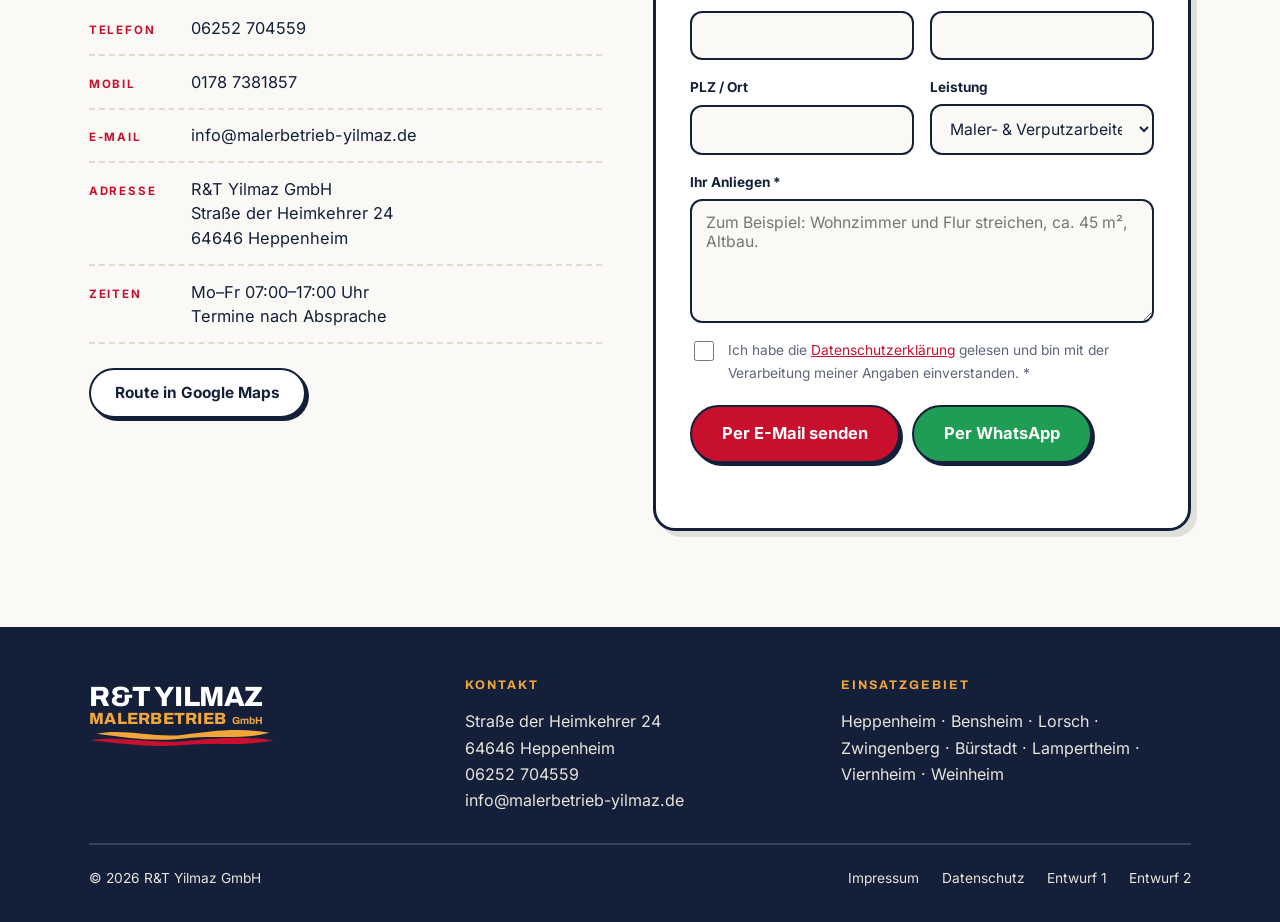
<file: entwurf-3/index.html>
<!DOCTYPE html>
<html lang="de">
<head>
<meta charset="utf-8" />
<meta name="viewport" content="width=device-width, initial-scale=1" />
<title>R&amp;T Yilmaz Malerbetrieb Heppenheim — Entwurf 3</title>
<meta name="description" content="Maler, Putz, Trockenbau, Sanierung und Fassadendämmung in Heppenheim an der Bergstraße. Familienbetrieb seit 2006." />
<!-- Gestaltungsentwurf zur Abstimmung — bewusst nicht für Google freigegeben. -->
<meta name="robots" content="noindex, nofollow" />
<meta name="theme-color" content="#fbf9f5" />
<link rel="icon" href="../favicon.svg" type="image/svg+xml" />
<link rel="preload" href="../assets/fonts/archivo-latin.woff2" as="font" type="font/woff2" crossorigin />
<link rel="preload" href="../assets/fonts/inter-latin.woff2" as="font" type="font/woff2" crossorigin />
<link rel="stylesheet" href="style.css" />
</head>
<body>

<a class="skip-link" href="#inhalt">Zum Inhalt springen</a>

<!-- ============================================================
     Der Kopf mit Helm wird genau einmal gezeichnet und überall
     per <use> eingesetzt. Damit ist die Figur auf der ganzen
     Seite zwangsläufig identisch — und eine Änderung am Helm
     wirkt sofort in jeder Zeichnung.
     Der Helm trägt das Firmenlogo: rote Kappe, darüber der
     Pinselstrich in Amber.
     ============================================================ -->
<svg class="sprite" aria-hidden="true" focusable="false">
  <defs>
    <g id="kopf">
      <circle class="w" cx="0" cy="0" r="15"/>
      <circle class="f" cx="-5" cy="-1" r="1.8"/>
      <circle class="f" cx="5" cy="-1" r="1.8"/>
      <path class="l2" d="M-6.5 6 q6.5 5.5 13 0"/>
      <path class="rot" d="M-16 -7 a16 16 0 0 1 32 0 z"/>
      <path class="logostrich" d="M-12.5 -12.5 q6 -2.6 12 -1 q6 1.6 12 -1"/>
      <path class="l2" d="M-20.5 -7 h41"/>
    </g>
  </defs>
</svg>

<header class="site-header" id="header">
  <div class="shell site-header__in">
    <a class="brand" href="#top" aria-label="R&amp;T Yilmaz Malerbetrieb – zur Startseite">
      <svg class="brand__mark" viewBox="0 0 200 74" role="img" aria-label="R und T Yilmaz Malerbetrieb GmbH">
        <text x="0" y="30" class="bm-1" textLength="187" lengthAdjust="spacing">R&amp;T YILMAZ</text>
        <text x="0" y="49" textLength="187" lengthAdjust="spacing"><tspan class="bm-2">MALERBETRIEB</tspan><tspan class="bm-3" dx="6">GmbH</tspan></text>
        <path class="bm-stroke--amber" d="M8 60c30-6 62 5 94 1s58-8 92-2c-32 8-60 2-92 6s-64-1-94-5Z"/>
        <path class="bm-stroke--red" d="M2 67c34-5 66 4 100 1s60-6 96-1c-34 7-62 2-96 5s-66-1-100-5Z"/>
      </svg>
    </a>

    <nav class="nav" id="nav" aria-label="Hauptnavigation">
      <a href="#leistungen">Leistungen</a>
      <a href="#ablauf">Ablauf</a>
      <a href="#stimmen">Stimmen</a>
      <a href="#fragen">Fragen</a>
      <a href="#kontakt">Kontakt</a>
      <a class="btn btn--rot nav__cta" href="tel:+496252704559">06252 704559</a>
    </nav>

    <button class="burger" id="burger" aria-expanded="false" aria-controls="nav" aria-label="Menü öffnen">
      <span></span><span></span><span></span>
    </button>
  </div>
</header>

<main id="inhalt">

<!-- ============ HERO ============ -->
<section class="hero" id="top">
  <div class="shell hero__in">
    <div class="hero__text">
      <p class="kicker">Malerbetrieb Heppenheim · seit 2006</p>
      <h1>Wir bringen
        <span class="streich">Farbe<svg viewBox="0 0 200 20" preserveAspectRatio="none" aria-hidden="true"><path d="M6 13 Q52 4 100 10 T194 8"/></svg></span>
        in Ihr Zuhause
      </h1>
      <p class="hero__lead">
        Maler- und Verputzarbeiten, Tapeten, Trockenbau, Sanierung und Fassadendämmung
        &ndash; sauber, termintreu und alles aus einer Hand.
      </p>
      <div class="hero__cta">
        <a class="btn btn--rot btn--lg" href="tel:+496252704559">Jetzt anrufen</a>
        <a class="btn btn--lg" href="#kontakt">Angebot anfragen</a>
      </div>
      <ul class="marken">
        <li><b>20 Jahre</b><span>Erfahrung seit 2006</span></li>
        <li><b>Familienbetrieb</b><span>der Chef ist dabei</span></li>
        <li><b>4,5 von 5</b><span>bei MyHammer</span></li>
      </ul>
    </div>

    <div class="hero__bild">
      <svg class="szene" id="szene" viewBox="0 0 460 260" role="img" aria-labelledby="szeneTitel">
        <title id="szeneTitel">Ein gezeichnetes Haus mit Garten: Baum, Kübel neben der Tür, Büsche und Blumen. Die Hauswand lässt sich streichen, ein Maler mit rotem Helm folgt mit der Rolle.</title>
        <defs>
          <!-- Gestrichen wird nur die Wand samt Giebel, nicht das Dach. -->
          <clipPath id="hausform">
            <path d="M60 240 V132 H280 V240 Z"/>
            <path d="M60 133 L170 58 L280 133 Z"/>
          </clipPath>

          <mask id="pinselmaske">
            <rect id="maskeVoll" x="0" y="0" width="460" height="260" fill="#fff"/>
            <g id="striche" fill="#fff" stroke="none"></g>
          </mask>
        </defs>

        <path d="M8 242 H452" stroke="#e2dbcd" stroke-width="5" stroke-linecap="round" fill="none"/>

        <g clip-path="url(#hausform)">
          <rect x="0" y="0" width="460" height="260" fill="#e9e2d4"/>
          <rect x="0" y="0" width="460" height="260" fill="#f2a63b" mask="url(#pinselmaske)"/>
        </g>

        <!-- Haus im Icon-Stil: massives Dach mit Überstand, weiße Wand
             mit kräftiger Kontur, gefüllte Tür. -->
        <path class="fuell" d="M232 100 h26 v-52 h-26 z"/>
        <path class="hell" d="M239 54 v40 M249 54 v40"/>
        <path class="fuell" d="M22 138 L170 26 L318 138 L286 138 L170 60 L54 138 Z"/>
        <path class="l" d="M60 240 V132 H280 V240 H60"/>
        <path class="l" d="M60 133 L170 58 L280 133"/>

        <rect class="fensterrahmen" x="94" y="158" width="52" height="48" rx="3"/>
        <path class="l2" d="M120 158 V206 M94 182 H146"/>
        <rect class="fensterrahmen" x="198" y="158" width="52" height="48" rx="3"/>
        <path class="l2" d="M224 158 V206 M198 182 H250"/>

        <path class="fuell" d="M154 240 V196 a21 21 0 0 1 42 0 V240 Z"/>
        <circle class="hellpunkt" cx="188" cy="216" r="3.4"/>

        <path class="gelb" d="M400 214 h34 l-5 26 h-24 z"/>
        <path class="l2" d="M397 214 h40"/>


        <!-- ============================================================
             Der Garten.

             Steht im Dokument zwischen Haus und Maler: Die Pflanzen
             liegen damit vor der Wand, der Maler läuft aber vor ihnen
             entlang — richtige Tiefenstaffelung.

             Kein Grün. Die Seite führt ausschließlich die drei
             Logofarben, deshalb Laub in Tinte (wie Dach und Tür) und
             Blüten in Rot und Gelb. Die Kübel sind weiß, nicht gelb:
             Gelbe Kübel würden verschwinden, sobald die Wand
             gestrichen ist.

             Alles liegt außerhalb von imWand() in wand.js und ist
             daher nicht streichbar — die Halme vor der Wand stören
             das Malen nicht, weil die Ereignisse am <svg> hängen.
             ============================================================ -->

        <!-- Baum links neben dem Haus, unter dem Dachüberstand -->
        <path class="fuell" d="M25 242 V198 h10 V242 Z"/>
        <circle class="fuell" cx="30" cy="176" r="21"/>
        <circle class="fuell" cx="13" cy="188" r="12.5"/>
        <circle class="fuell" cx="47" cy="188" r="12.5"/>
        <path class="hell" d="M30 197 V166 M30 181 L20 172 M30 187 L40 179"/>
        <path class="l2" d="M50 242 V225"/>
        <circle class="rot" cx="50" cy="221" r="4.5"/>

        <!-- Zwei Kübel flankieren die Tür (Türmitte 175, je 34 Abstand) -->
        <path class="w" d="M131 226 h20 l-3 16 h-14 z"/>
        <path class="l2" d="M141 226 V213 M141 220 l-9 -6 M141 217 l9 -7"/>
        <path class="w" d="M199 226 h20 l-3 16 h-14 z"/>
        <path class="l2" d="M209 226 V213 M209 220 l-9 -6 M209 217 l9 -7"/>

        <!-- Busch und Blumen rechts vom Haus -->
        <path class="l2" d="M308 242 V229"/>
        <circle class="gelb" cx="308" cy="225" r="4"/>
        <circle class="fuell" cx="332" cy="231" r="11"/>
        <circle class="fuell" cx="346" cy="233.5" r="8.5"/>
        <path class="l2" d="M450 242 V226"/>
        <circle class="rot" cx="450" cy="222" r="4.5"/>

        <!-- Grasbüschel, heller als die Hauskontur, damit sie den Blick
             nicht vom Haus wegziehen -->
        <path class="gras" d="M72 242 v-10 M66 242 l-4 -7 M78 242 l4 -8"/>
        <path class="gras" d="M96 242 v-8 M91 242 l-3 -6 M101 242 l3 -7"/>
        <path class="gras" d="M116 242 v-11 M110 242 l-4 -7 M122 242 l4 -6"/>
        <path class="gras" d="M232 242 v-9 M226 242 l-4 -7 M238 242 l4 -8"/>
        <path class="gras" d="M254 242 v-11 M249 242 l-3 -6 M259 242 l3 -7"/>
        <path class="gras" d="M272 242 v-8 M266 242 l-4 -6 M278 242 l4 -7"/>
        <path class="gras" d="M296 242 v-10 M290 242 l-4 -7 M302 242 l4 -6"/>
        <path class="gras" d="M372 242 v-9 M366 242 l-4 -6 M378 242 l4 -8"/>
        <path class="gras" d="M388 242 v-11 M383 242 l-3 -7 M393 242 l3 -6"/>

        <!-- Der Maler. Position, Stange und Rolle setzt wand.js. -->
        <g id="figur">
          <g id="beinL"><path class="l" d="M352 196 L338 240"/></g>
          <g id="beinR"><path class="l" d="M352 196 L366 240"/></g>
          <g id="rumpf">
            <path class="l" d="M352 196 V152"/>
            <path class="l" id="armFrei" d="M352 168 L374 188"/>
            <path class="l" d="M352 166 L340 172"/>
            <use href="#kopf" transform="translate(352 136) scale(.85)"/>
          </g>
        </g>

        <!-- ============================================================
             Das Werkzeug — eine Teleskopstange mit Rollenbügel.

             Reihenfolge ist Absicht: Bügel zuerst, damit der Draht
             später unter der Walze verschwindet; dann die Stange als
             zwei deckungsgleiche Linien (Tinte außen, Gelb innen), so
             muss wand.js nur die Endpunkte setzen statt eine Form neu
             zu berechnen; die Klemmen darüber; die Walze zuletzt.

             Farben nach dem echten Gerät: Stiel orange, Klemmen
             schwarz, Walze weiß. Das trifft zufällig genau die drei
             Logofarben.
             ============================================================ -->
        <path id="buegel" class="draht" d="M240 120 L246 120 L252 126"/>
        <line id="stangeKontur" class="stangeAussen" x1="340" y1="172" x2="252" y2="126"/>
        <line id="stange"       class="stangeInnen"  x1="340" y1="172" x2="252" y2="126"/>
        <line id="klemme1" class="klemme" x1="0" y1="0" x2="0" y2="0"/>
        <line id="klemme2" class="klemme" x1="0" y1="0" x2="0" y2="0"/>
        <!-- Die Walze liegt waagerecht: So rollt man in echt, und der
             Streifen, den sie hinterlässt, ist genau so breit wie sie. -->
        <rect id="rolle" class="walze" x="223" y="114" width="34" height="12" rx="5"/>
        <!-- Die Blase steht bewusst NACH der Rolle im Dokument: So
             zeichnet sie zuoberst und die Stange schneidet nicht
             hindurch. Ihre Verschiebung setzt wand.js gleich der
             Figur, damit sie mitwandert. -->
        <g id="jubel" opacity="0">
          <path class="w" d="M294 48 h70 a8 8 0 0 1 8 8 v26 a8 8 0 0 1 -8 8 h-8 l-6 12 l-8 -12 h-48 a8 8 0 0 1 -8 -8 v-26 a8 8 0 0 1 8 -8 z"/>
          <text x="329" y="76" text-anchor="middle" font-family="Archivo, sans-serif" font-weight="800" font-size="18" fill="#14203a">Fertig!</text>
        </g>
      </svg>

      <div class="wand-leiste">
        <p class="wand-hinweis" id="wandHinweis"><span class="nur-maus">Mit dem <b>Cursor</b> über die Wand fahren &ndash; mehrmals drüber deckt besser.</span><span class="nur-finger">Mit dem <b>Finger</b> über die Wand wischen &ndash; mehrmals drüber deckt besser.</span></p>
        <button class="btn wand-knopf" type="button" id="wandReset">Wand zurücksetzen</button>
      </div>
    </div>
  </div>
</section>

<!-- ============ LEISTUNGEN ============ -->
<section class="sec sec--papier2" id="leistungen">
  <div class="shell">
    <header class="sec-kopf reveal">
      <p class="kicker">Leistungen</p>
      <h2>Was wir für Sie machen</h2>
      <p>Innen wie außen &ndash; wir übernehmen die komplette Ausführung und übergeben besenrein.</p>
    </header>

    <div class="karten">

      <article class="karte reveal">
        <svg class="karte__bild" viewBox="0 0 80 80" aria-hidden="true">
          <rect class="gelb" x="10" y="14" width="32" height="15" rx="5"/>
          <path class="l2" d="M42 21.5 h12 v12 h-6"/>
          <rect class="w" x="44" y="33" width="10" height="26" rx="4"/>
          <path class="l" d="M16 40 V68 M26 46 V68 M36 52 V68"/>
        </svg>
        <h3>Maler- &amp; Verputzarbeiten</h3>
        <p>Innenanstriche, Lasuren, Spachtel- und Wischtechniken, Innenputz und Stuck. Wir decken sauber ab, bevor der erste Pinselstrich fällt.</p>
        <ul>
          <li>Wohnung, Treppenhaus, Büro</li>
          <li>Dekor- und Schablonentechniken</li>
          <li>Zierprofile und Rosetten</li>
        </ul>
      </article>

      <article class="karte reveal">
        <svg class="karte__bild" viewBox="0 0 80 80" aria-hidden="true">
          <path class="l" d="M10 40 L38 16 L66 40"/>
          <path class="l" d="M16 40 V66 H56 V40"/>
          <path class="gelb" d="M56 40 h10 v26 h-10 z"/>
          <path class="l2" d="M60 44 v18 M63 44 v18"/>
          <rect class="l2" x="26" y="48" width="14" height="18" rx="2"/>
        </svg>
        <h3>Fassade &amp; Wärmedämmung</h3>
        <p>Fassadengestaltung, Verputz, Anstrich und Rissesanierung. Mit einem bedarfsgerechten Wärmedämm-Verbundsystem senken Sie dauerhaft Ihre Heizkosten.</p>
        <ul>
          <li>WDVS / Vollwärmeschutz</li>
          <li>Dachboden und Kellerdecke</li>
          <li>Rissesanierung</li>
        </ul>
      </article>

      <article class="karte reveal">
        <svg class="karte__bild" viewBox="0 0 80 80" aria-hidden="true">
          <rect class="w" x="10" y="14" width="32" height="52" rx="3"/>
          <path class="l2" d="M20 14 V66 M31 14 V66"/>
          <rect class="gelb" x="46" y="26" width="22" height="32" rx="3"/>
          <path class="l2" d="M46 34 h22"/>
        </svg>
        <h3>Trockenbau</h3>
        <p>Abgehängte Decken, Trennwandsysteme, Brandschutz und Schalldämmung. Neue Räume ohne Dreck und lange Trocknungszeiten.</p>
        <ul>
          <li>Abgehängte Decken</li>
          <li>Trennwandsysteme</li>
          <li>Brandschutz &amp; Schalldämmung</li>
        </ul>
      </article>

      <article class="karte reveal">
        <svg class="karte__bild" viewBox="0 0 80 80" aria-hidden="true">
          <path class="gelb" d="M20 18 H46 V58 H20 z"/>
          <ellipse class="w" cx="20" cy="38" rx="8" ry="20"/>
          <path class="l2" d="M46 24 q14 8 14 20 V64"/>
          <path class="l2" d="M53 64 h14"/>
        </svg>
        <h3>Tapezierarbeiten</h3>
        <p>Vlies-, Raufaser- und Dekortapeten, Glasfasertapete für strapazierte Wände. Auf Wunsch bringen wir Tapetenbücher zum Termin mit.</p>
        <ul>
          <li>Alle gängigen Tapetenarten</li>
          <li>Untergrund vorbereiten</li>
          <li>Mustergenau angesetzt</li>
        </ul>
      </article>

      <article class="karte reveal">
        <svg class="karte__bild" viewBox="0 0 80 80" aria-hidden="true">
          <rect class="w" x="12" y="14" width="46" height="50" rx="4"/>
          <path class="l" d="M30 14 L36 30 L27 39 L34 50 L29 64"/>
          <circle class="gelb" cx="58" cy="30" r="10"/>
          <path class="l2" d="M54 30 l3 4 l6 -7"/>
        </svg>
        <h3>Sanierung</h3>
        <p>Schimmel, Pilz- und Algenbefall gehören schnell beseitigt. Auch nach Wasser- und Brandschäden sind wir da &ndash; von der Trocknung bis zum letzten Pinselstrich.</p>
        <ul>
          <li>Schimmel- &amp; Algenbeseitigung</li>
          <li>Wasser- und Brandschäden</li>
          <li>Graffitientfernung</li>
        </ul>
      </article>

      <article class="karte reveal">
        <svg class="karte__bild" viewBox="0 0 80 80" aria-hidden="true">
          <rect class="w" x="14" y="30" width="13" height="34" rx="5" transform="rotate(-16 20 62)"/>
          <rect class="gelb" x="33" y="24" width="13" height="40" rx="5"/>
          <rect class="rot" x="52" y="30" width="13" height="34" rx="5" transform="rotate(16 58 62)"/>
        </svg>
        <h3>Beratung &amp; Farbkonzept</h3>
        <p>Sie wissen noch nicht, was passt? Wir kommen vorbei, schauen uns Licht und Raum an und entwickeln mit Ihnen ein stimmiges Konzept.</p>
        <ul>
          <li>Farbberatung vor Ort</li>
          <li>Umweltschonende Produkte</li>
          <li>Klare Kalkulation vorab</li>
        </ul>
      </article>

    </div>
  </div>
</section>

<!-- ============ ABLAUF ============ -->
<section class="sec" id="ablauf">
  <div class="shell">
    <header class="sec-kopf reveal">
      <p class="kicker">Ablauf</p>
      <h2>In vier Schritten zum fertigen Ergebnis</h2>
      <p>Sie sollen wissen, woran Sie sind &ndash; vom ersten Anruf bis zur Abnahme.</p>
    </header>

    <ol class="schritte">

      <li class="schritt reveal">
        <svg class="schritt__bild" viewBox="0 0 130 140" aria-hidden="true">
          <path d="M22 128 H108" stroke="#e2dbcd" stroke-width="5" stroke-linecap="round" fill="none"/>
          <path class="l" d="M65 95 L54 126 M65 95 L76 126 M65 95 V56"/>
          <path class="l" d="M65 68 L84 52"/>
          <path class="l" d="M65 68 L48 84"/>
          <rect class="gelb" x="80" y="40" width="14" height="20" rx="4" transform="rotate(18 87 50)"/>
          <use href="#kopf" x="65" y="40"/>
        </svg>
        <span class="schritt__n">1</span>
        <h3>Anfrage</h3>
        <p>Rufen Sie an oder schicken Sie das Formular. Ein Foto hilft uns schon sehr weiter.</p>
      </li>

      <li class="schritt reveal">
        <svg class="schritt__bild" viewBox="0 0 130 140" aria-hidden="true">
          <path d="M22 128 H108" stroke="#e2dbcd" stroke-width="5" stroke-linecap="round" fill="none"/>
          <path class="l" d="M65 95 L54 126 M65 95 L76 126 M65 95 V56"/>
          <path class="l" d="M65 68 L82 74"/>
          <path class="l" d="M65 68 L46 62"/>
          <rect class="w" x="78" y="62" width="24" height="30" rx="3"/>
          <path class="l2" d="M83 72 h14 M83 80 h10"/>
          <path class="gelb" d="M40 54 l8 4 l-3 7 z"/>
          <use href="#kopf" x="65" y="40"/>
        </svg>
        <span class="schritt__n">2</span>
        <h3>Termin vor Ort</h3>
        <p>Wir schauen uns Räume oder Fassade in Ruhe an, messen auf und besprechen Farben.</p>
      </li>

      <li class="schritt reveal">
        <svg class="schritt__bild" viewBox="0 0 130 140" aria-hidden="true">
          <path d="M22 128 H108" stroke="#e2dbcd" stroke-width="5" stroke-linecap="round" fill="none"/>
          <path class="l" d="M65 95 L54 126 M65 95 L76 126 M65 95 V56"/>
          <path class="l" d="M65 68 L46 76 M65 68 L84 76"/>
          <rect class="w" x="42" y="72" width="46" height="30" rx="3"/>
          <path class="l2" d="M48 82 h30 M48 90 h22"/>
          <use href="#kopf" x="65" y="40"/>
        </svg>
        <span class="schritt__n">3</span>
        <h3>Angebot</h3>
        <p>Sie bekommen ein schriftliches Angebot mit klaren Positionen. Erst wenn Sie zustimmen, geht es los.</p>
      </li>

      <li class="schritt reveal">
        <svg class="schritt__bild" viewBox="0 0 130 140" aria-hidden="true">
          <path d="M22 128 H108" stroke="#e2dbcd" stroke-width="5" stroke-linecap="round" fill="none"/>
          <path class="gelb" d="M14 44 h22 v66 h-22 z"/>
          <path class="l" d="M14 44 h22 v66 h-22 z"/>
          <path class="l" d="M70 95 L59 126 M70 95 L81 126 M70 95 V56"/>
          <path class="l" d="M70 68 L88 82"/>
          <path class="l" d="M70 64 L46 54"/>
          <path class="l2" d="M46 54 L34 50"/>
          <rect class="gelb" x="26" y="40" width="12" height="16" rx="5"/>
          <use href="#kopf" x="70" y="40"/>
        </svg>
        <span class="schritt__n">4</span>
        <h3>Ausführung</h3>
        <p>Wir arbeiten zum vereinbarten Termin, decken sorgfältig ab und übergeben besenrein.</p>
      </li>

    </ol>
  </div>
</section>

<svg class="welle" viewBox="0 0 1200 24" preserveAspectRatio="none" aria-hidden="true">
  <path class="w1" d="M0 9 Q150 1 300 9 T600 9 T900 9 T1200 9"/>
  <path class="w2" d="M0 17 Q150 9 300 17 T600 17 T900 17 T1200 17"/>
</svg>

<!-- ============ STIMMEN ============ -->
<section class="sec" id="stimmen">
  <div class="shell">
    <header class="sec-kopf reveal">
      <p class="kicker">Stimmen</p>
      <h2>Was Kundinnen und Kunden sagen</h2>
    </header>

    <div class="noten reveal">
      <div class="note"><b>4,5</b><span>12 Bewertungen<br />auf MyHammer</span></div>
      <div class="note"><b>5,0</b><span>2 Bewertungen<br />bei Google</span></div>
    </div>

    <!-- Zitate wörtlich von MyHammer übernommen, Stand 09.08.2026. -->
    <div class="zitate">
      <blockquote class="reveal">
        <div class="sterne" aria-hidden="true">★★★★★</div>
        <p>„absolut zuverlässig, freundlich, sehr flexibel nachdem zeitliche Probleme mit anderen Gewerken am Bau aufgetreten.“</p>
        <cite>Kundenbewertung auf MyHammer</cite>
      </blockquote>
      <blockquote class="reveal">
        <div class="sterne" aria-hidden="true">★★★★★</div>
        <p>„Alles perfekt gelaufen. Nur zu empfehlen.“</p>
        <cite>Kundenbewertung auf MyHammer</cite>
      </blockquote>
      <blockquote class="reveal">
        <div class="sterne" aria-hidden="true">★★★★★</div>
        <p>„Sehr gute Arbeit“</p>
        <cite>Kundenbewertung auf MyHammer</cite>
      </blockquote>
    </div>

    <!-- Pflichtangabe nach § 5b Abs. 3 UWG -->
    <p class="quelle">
      Die Stimmen sind unverändert von MyHammer und Google übernommen. Wer dort bewertet,
      entscheiden allein unsere Kundinnen und Kunden; eine eigene Prüfung nehmen wir nicht vor.
    </p>
  </div>
</section>

<!-- ============ FRAGEN ============ -->
<section class="sec sec--papier2" id="fragen">
  <div class="shell shell--eng">
    <header class="sec-kopf reveal">
      <p class="kicker">Häufige Fragen</p>
      <h2>Gut zu wissen</h2>
    </header>

    <div class="faq">
      <details class="reveal">
        <summary>Was kostet ein Anstrich oder eine Fassadensanierung?</summary>
        <div class="faq__a"><p>Das hängt von Fläche, Untergrund und Material ab. Wir schauen uns Ihr Objekt vor Ort an und erstellen anschließend ein schriftliches Angebot mit klaren Positionen &ndash; unverbindlich und ohne Druck.</p></div>
      </details>
      <details class="reveal">
        <summary>In welchem Umkreis arbeiten Sie?</summary>
        <div class="faq__a"><p>Schwerpunkt ist die Bergstraße und der Odenwald: Heppenheim, Bensheim, Lorsch, Zwingenberg, Bürstadt, Lampertheim, Viernheim und Weinheim. Fragen Sie gern auch außerhalb an.</p></div>
      </details>
      <details class="reveal">
        <summary>Muss ich meine Möbel selbst ausräumen?</summary>
        <div class="faq__a"><p>Nein. Kleinere Möbel rücken wir zusammen und decken alles sorgfältig ab. Wenn ein Raum komplett leer sein muss, sagen wir Ihnen das vorher.</p></div>
      </details>
      <details class="reveal">
        <summary>Übernehmen Sie auch Schimmelbeseitigung?</summary>
        <div class="faq__a"><p>Ja. Wir suchen zuerst die Ursache &ndash; Schimmel nur zu überstreichen bringt nichts. Danach entfernen wir den Befall fachgerecht und sanieren die Fläche so, dass er nicht wiederkommt.</p></div>
      </details>
      <details class="reveal">
        <summary>Arbeiten Sie auch für Hausverwaltungen und Gewerbe?</summary>
        <div class="faq__a"><p>Ja. Treppenhäuser, Büroräume, Ladenlokale und ganze Wohnanlagen gehören zu unserem Alltag. Auf Wunsch stimmen wir die Arbeiten so ab, dass der Betrieb möglichst wenig gestört wird.</p></div>
      </details>
    </div>
  </div>
</section>

<!-- ============ KONTAKT ============ -->
<section class="sec" id="kontakt">
  <div class="shell kontakt__in">

    <div class="kontakt__links reveal">
      <p class="kicker">Kontakt</p>
      <h2>Reden wir über Ihr Projekt.</h2>
      <p class="grau">Am schnellsten geht es telefonisch. Werktags melden wir uns in der Regel noch am selben Tag zurück.</p>

      <ul class="kliste">
        <li><span>Telefon</span><a href="tel:+496252704559">06252 704559</a></li>
        <li><span>Mobil</span><a href="tel:+491787381857">0178 7381857</a></li>
        <li><span>E-Mail</span><a href="mailto:info@malerbetrieb-yilmaz.de">info@malerbetrieb-yilmaz.de</a></li>
        <li><span>Adresse</span><p>R&amp;T Yilmaz GmbH<br />Straße der Heimkehrer 24<br />64646 Heppenheim</p></li>
        <!-- TODO Bilal: Öffnungszeiten bestätigen lassen -->
        <li><span>Zeiten</span><p>Mo&ndash;Fr 07:00&ndash;17:00 Uhr<br />Termine nach Absprache</p></li>
      </ul>

      <a class="btn" href="https://www.google.com/maps/search/?api=1&amp;query=Stra%C3%9Fe%20der%20Heimkehrer%2024%2C%2064646%20Heppenheim" target="_blank" rel="noopener">Route in Google Maps</a>
    </div>

    <div class="kontakt__rechts reveal">
      <form class="formular" id="anfrage" novalidate>
        <h3>Anfrage senden</h3>
        <p class="grau" style="font-size:.85rem;margin-bottom:1.3rem">Felder mit <span aria-hidden="true">*</span> sind Pflichtfelder.</p>

        <div class="feld">
          <label for="f-name">Name <span aria-hidden="true">*</span></label>
          <input id="f-name" name="name" type="text" autocomplete="name" required />
        </div>
        <div class="feld-reihe">
          <div class="feld">
            <label for="f-tel">Telefon <span aria-hidden="true">*</span></label>
            <input id="f-tel" name="telefon" type="tel" autocomplete="tel" required />
          </div>
          <div class="feld">
            <label for="f-mail">E-Mail</label>
            <input id="f-mail" name="email" type="email" autocomplete="email" />
          </div>
        </div>
        <div class="feld-reihe">
          <div class="feld">
            <label for="f-ort">PLZ / Ort</label>
            <input id="f-ort" name="ort" type="text" autocomplete="postal-code" />
          </div>
          <div class="feld">
            <label for="f-leistung">Leistung</label>
            <select id="f-leistung" name="leistung">
              <option>Maler- &amp; Verputzarbeiten</option>
              <option>Fassade &amp; Wärmedämmung</option>
              <option>Trockenbau</option>
              <option>Tapezierarbeiten</option>
              <option>Sanierung (Schimmel, Wasser, Brand)</option>
              <option>Etwas anderes</option>
            </select>
          </div>
        </div>
        <div class="feld">
          <label for="f-text">Ihr Anliegen <span aria-hidden="true">*</span></label>
          <textarea id="f-text" name="nachricht" rows="5" required placeholder="Zum Beispiel: Wohnzimmer und Flur streichen, ca. 45 m², Altbau."></textarea>
        </div>

        <div class="hp" aria-hidden="true">
          <label for="f-web">Website nicht ausfüllen</label>
          <input id="f-web" name="website" type="text" tabindex="-1" autocomplete="off" />
        </div>

        <label class="haken">
          <input type="checkbox" id="f-dsgvo" required name="datenschutz" />
          <span>Ich habe die <a href="../datenschutz.html">Datenschutzerklärung</a> gelesen und bin mit der Verarbeitung meiner Angaben einverstanden. <span aria-hidden="true">*</span></span>
        </label>

        <div class="form-knoepfe">
          <button class="btn btn--rot btn--lg" type="submit">Per E-Mail senden</button>
          <button class="btn btn--wa btn--lg" type="button" id="waBtn">Per WhatsApp</button>
        </div>
        <p class="form-hinweis" id="formNote" role="status"></p>
      </form>
    </div>

  </div>
</section>

</main>

<footer class="site-footer">
  <div class="shell">
    <div class="site-footer__in">
      <div>
        <svg class="brand__mark" viewBox="0 0 200 74" role="img" aria-label="R und T Yilmaz Malerbetrieb GmbH">
          <text x="0" y="30" class="bm-1" textLength="187" lengthAdjust="spacing">R&amp;T YILMAZ</text>
          <text x="0" y="49" textLength="187" lengthAdjust="spacing"><tspan class="bm-2">MALERBETRIEB</tspan><tspan class="bm-3" dx="6">GmbH</tspan></text>
          <path class="bm-stroke--amber" d="M8 60c30-6 62 5 94 1s58-8 92-2c-32 8-60 2-92 6s-64-1-94-5Z"/>
          <path class="bm-stroke--red" d="M2 67c34-5 66 4 100 1s60-6 96-1c-34 7-62 2-96 5s-66-1-100-5Z"/>
        </svg>
      </div>
      <div>
        <h3>Kontakt</h3>
        <p>Straße der Heimkehrer 24<br />64646 Heppenheim<br />
          <a href="tel:+496252704559">06252 704559</a><br />
          <a href="mailto:info@malerbetrieb-yilmaz.de">info@malerbetrieb-yilmaz.de</a>
        </p>
      </div>
      <div>
        <h3>Einsatzgebiet</h3>
        <p>Heppenheim · Bensheim · Lorsch · Zwingenberg · Bürstadt · Lampertheim · Viernheim · Weinheim</p>
      </div>
    </div>
    <div class="site-footer__bar">
      <p>&copy; <span id="jahr">2026</span> R&amp;T Yilmaz GmbH</p>
      <nav aria-label="Rechtliches">
        <a href="../impressum.html">Impressum</a>
        <a href="../datenschutz.html">Datenschutz</a>
        <a href="../">Entwurf 1</a>
        <a href="../entwurf-2/">Entwurf 2</a>
      </nav>
    </div>
  </div>
</footer>

<div class="callbar" aria-label="Schnellkontakt">
  <a href="tel:+496252704559">Anrufen</a>
  <a class="cb-wa" href="https://wa.me/491787381857" target="_blank" rel="noopener">WhatsApp</a>
  <a href="#kontakt">Anfrage</a>
</div>

<script src="../assets/js/main.js" defer></script>
<script src="wand.js" defer></script>
</body>
</html>
</file>
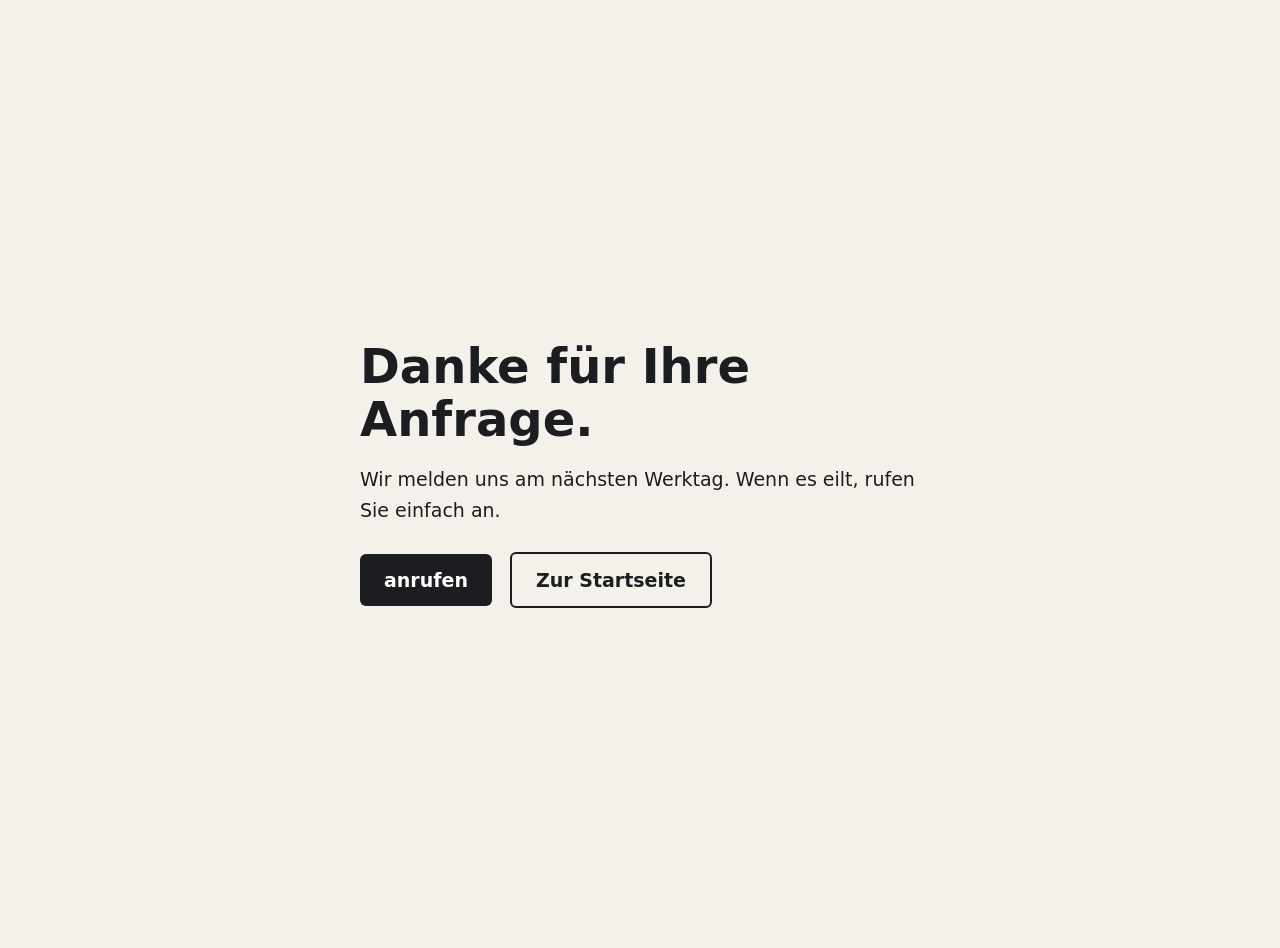
<file: danke.html>
<!doctype html>
<html lang="de">
<head>
  <meta charset="utf-8">
  <meta name="viewport" content="width=device-width, initial-scale=1">
  <meta name="robots" content="noindex">
  <title>Danke – R&T Yilmaz Malerbetrieb</title>
  <style>
    body { margin: 0; min-height: 100vh; display: grid; place-items: center; background: #f4f1eb; color: #1b1d20;
           font: 400 19px/1.6 system-ui, sans-serif; padding: 24px; }
    main { max-width: 560px; }
    h1 { font-size: clamp(2rem, 6vw, 3rem); line-height: 1.1; margin: 0 0 16px; }
    a.knopf { display: inline-flex; align-items: center; min-height: 52px; padding: 0 24px; margin: 8px 12px 0 0;
              background: #1b1d20; color: #fff; font-weight: 600; text-decoration: none; border-radius: 6px; }
    a.zweit { background: transparent; color: inherit; border: 2px solid currentColor; }
  </style>
</head>
<body>
  <main>
    <h1>Danke für Ihre Anfrage.</h1>
    <p>Wir melden uns am nächsten Werktag. Wenn es eilt, rufen Sie einfach an.</p>
    <a class="knopf" href="tel:+496252704559"> anrufen</a>
    <a class="knopf zweit" href="./">Zur Startseite</a>
  </main>
</body>
</html>
</file>
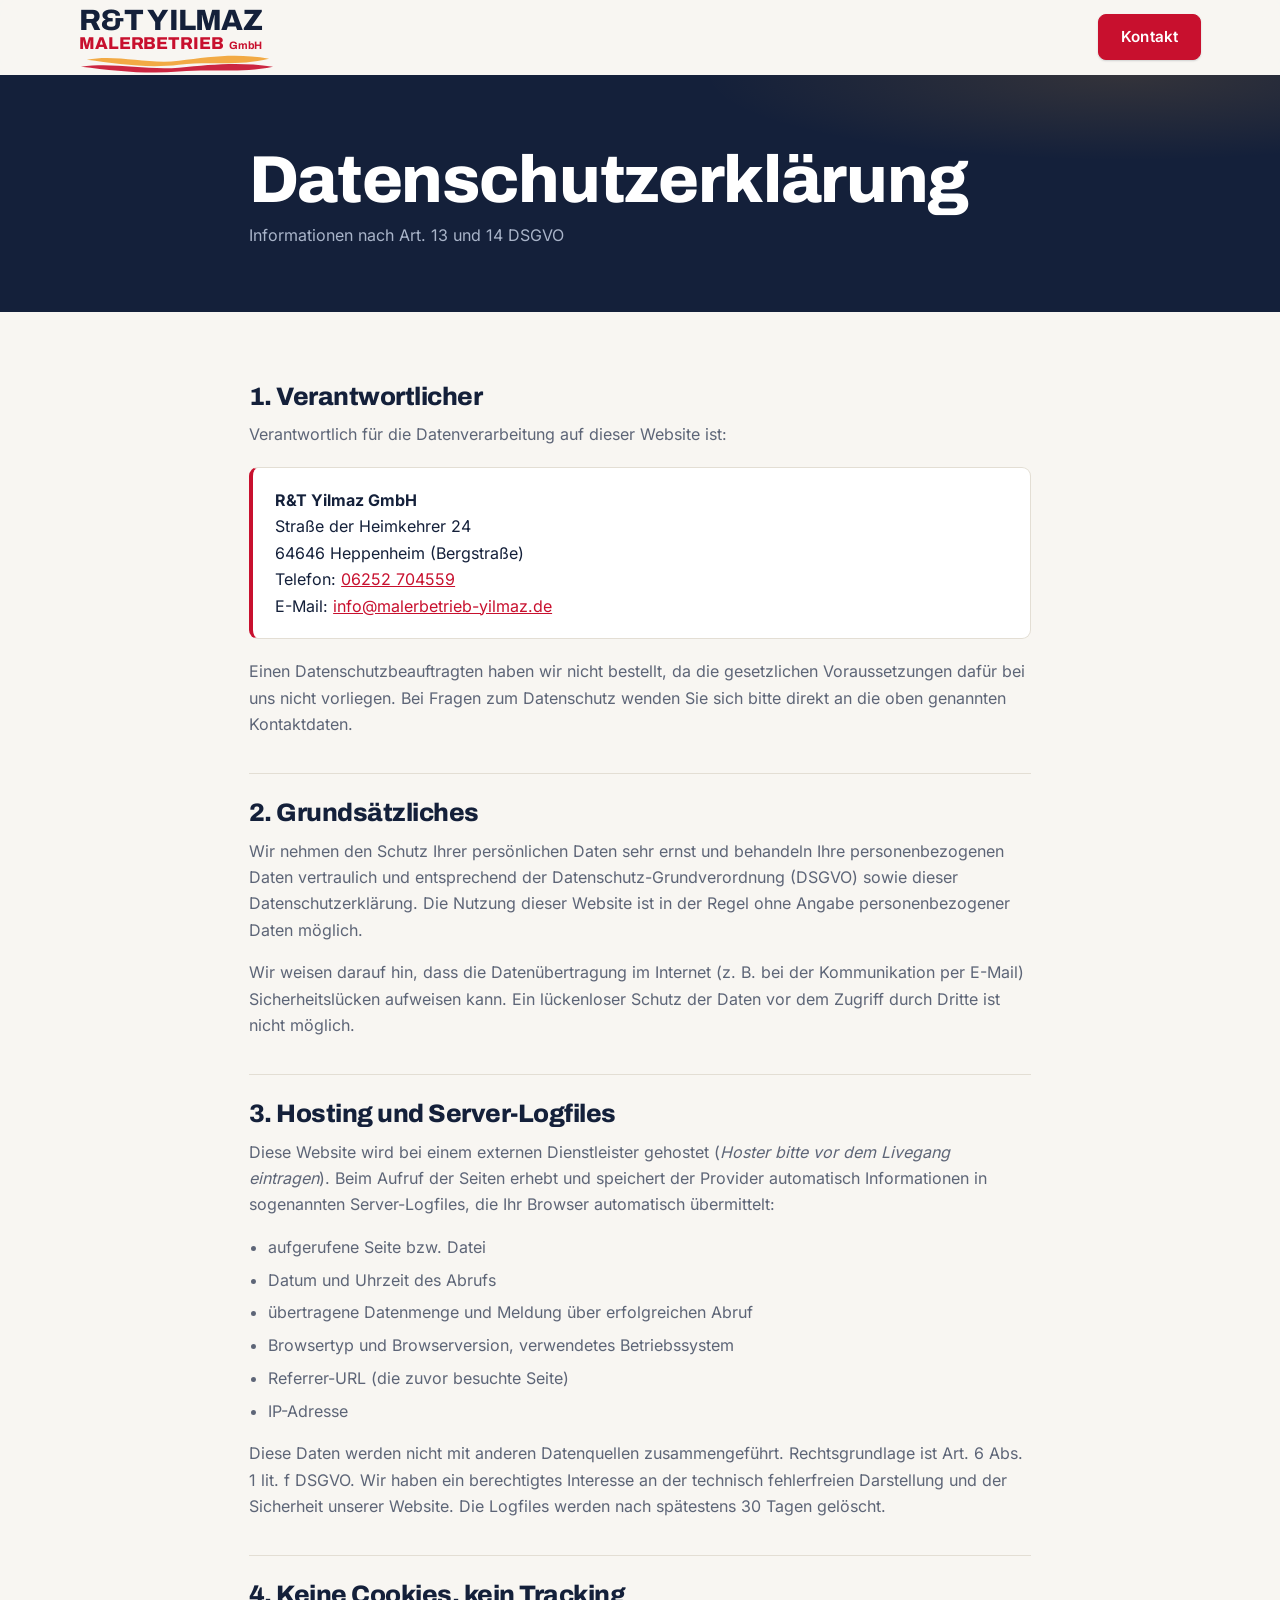
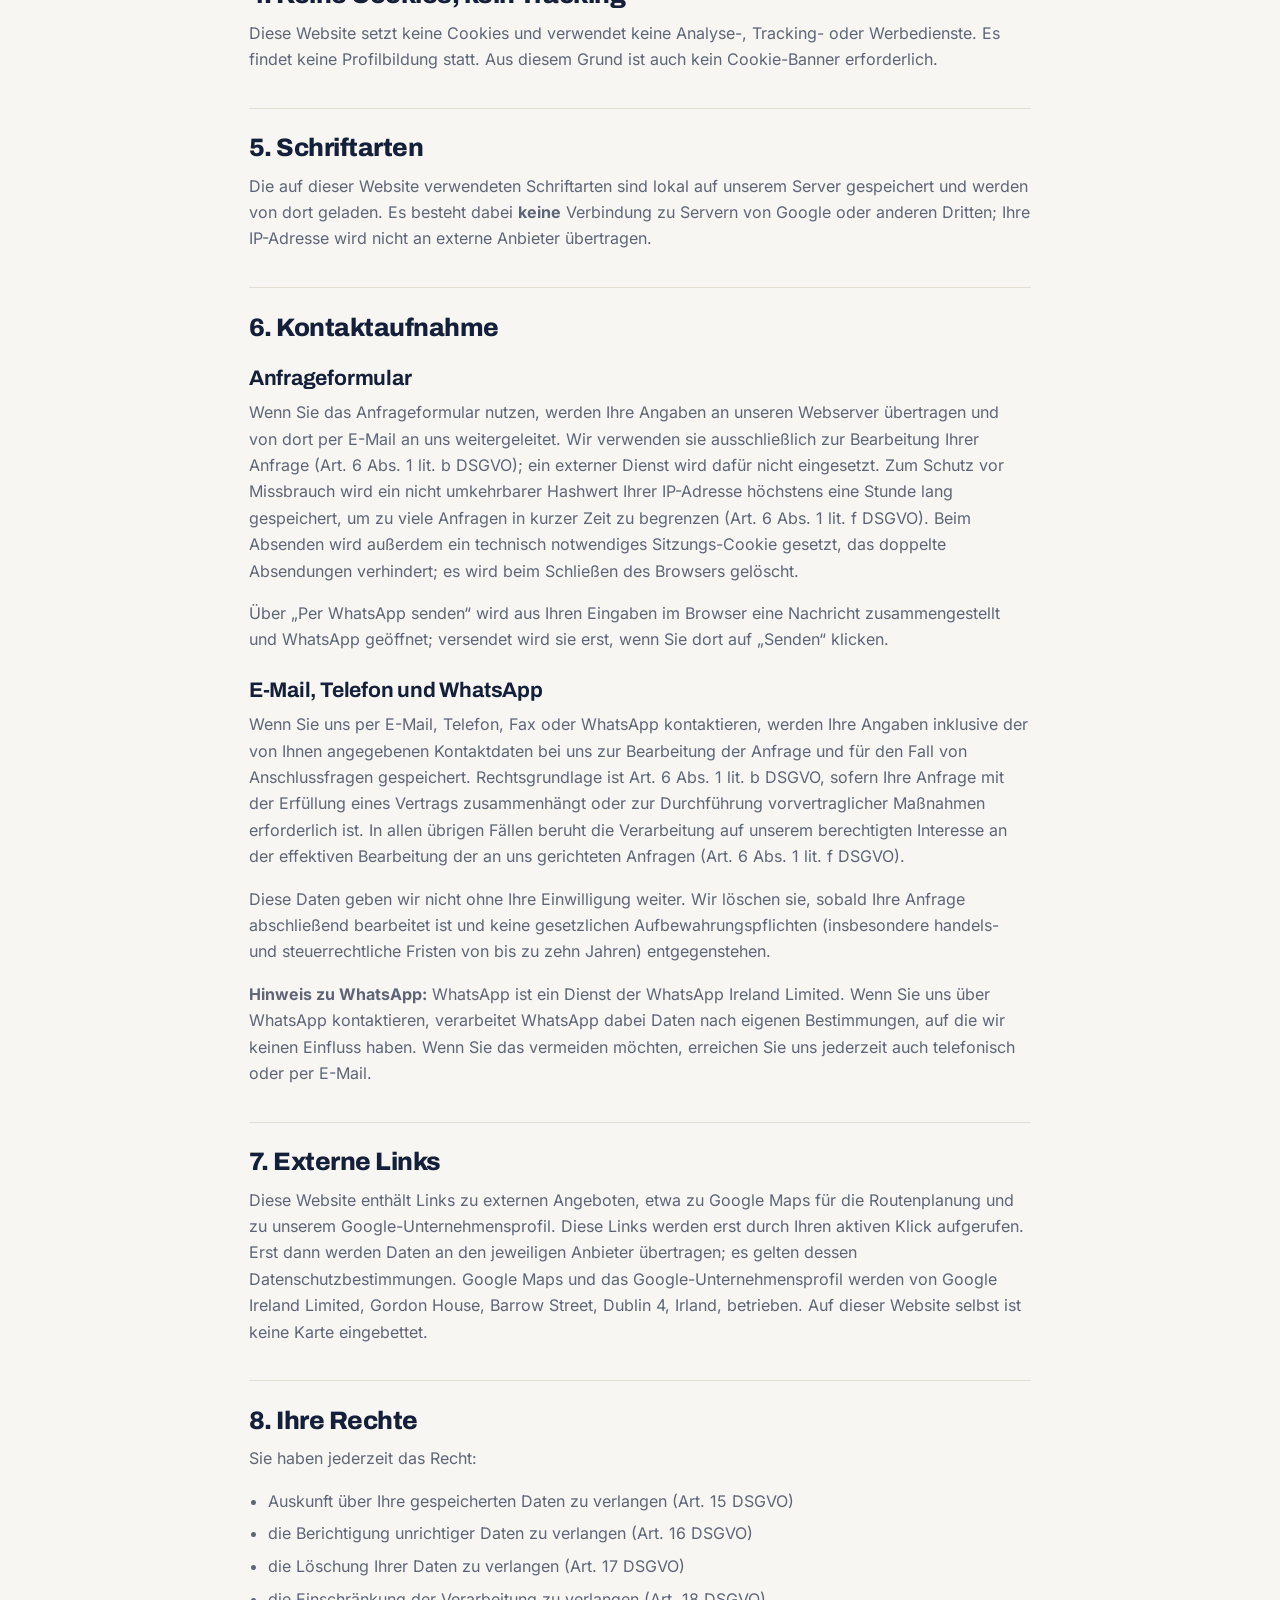
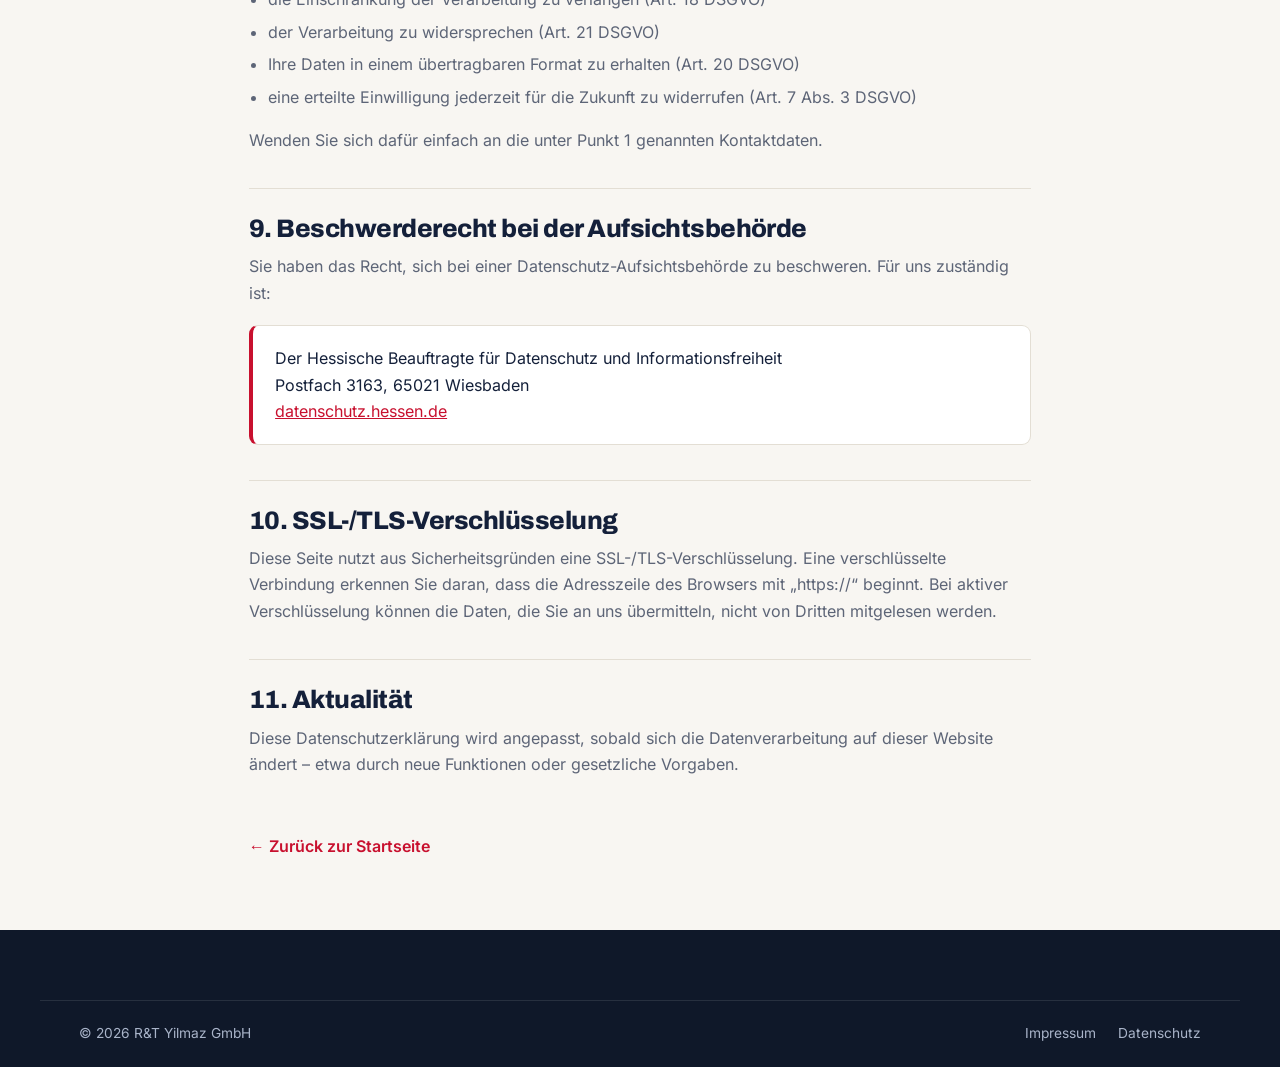
<file: datenschutz.html>
<!DOCTYPE html>
<html lang="de">
<head>
<meta charset="utf-8" />
<meta name="viewport" content="width=device-width, initial-scale=1" />
<title>Datenschutzerklärung | R&amp;T Yilmaz Malerbetrieb Heppenheim</title>
<meta name="description" content="Datenschutzerklärung der R&amp;T Yilmaz GmbH nach DSGVO: Welche Daten beim Besuch dieser Website verarbeitet werden und welche Rechte Sie haben." />
<meta name="robots" content="noindex, follow" />
<link rel="canonical" href="https://www.malerbetrieb-yilmaz.de/datenschutz.html" />
<meta name="theme-color" content="#14203a" />
<link rel="icon" href="favicon.svg" type="image/svg+xml" />
<link rel="preload" href="assets/fonts/archivo-latin.woff2" as="font" type="font/woff2" crossorigin />
<link rel="preload" href="assets/fonts/inter-latin.woff2" as="font" type="font/woff2" crossorigin />
<link rel="stylesheet" href="assets/css/style.css" />
</head>
<body>

<a class="skip-link" href="#inhalt">Zum Inhalt springen</a>

<header class="site-header">
  <div class="shell site-header__in">
    <a class="brand" href="index.html" aria-label="R&amp;T Yilmaz Malerbetrieb – zur Startseite">
      <svg class="brand__mark" viewBox="0 0 200 74" role="img" aria-label="R und T Yilmaz Malerbetrieb GmbH">
        <text x="0" y="30" class="bm-1" textLength="187" lengthAdjust="spacing">R&amp;T YILMAZ</text>
        <text x="0" y="49" textLength="187" lengthAdjust="spacing"><tspan class="bm-2">MALERBETRIEB</tspan><tspan class="bm-3" dx="6">GmbH</tspan></text>
        <path class="bm-stroke bm-stroke--amber" d="M8 60c30-6 62 5 94 1s58-8 92-2c-32 8-60 2-92 6s-64-1-94-5Z"/>
        <path class="bm-stroke bm-stroke--red" d="M2 67c34-5 66 4 100 1s60-6 96-1c-34 7-62 2-96 5s-66-1-100-5Z"/>
      </svg>
    </a>
    <a class="btn btn--red" href="index.html#kontakt">Kontakt</a>
  </div>
</header>

<div class="page-head">
  <div class="shell shell--narrow">
    <h1>Datenschutz&shy;erklärung</h1>
    <p>Informationen nach Art. 13 und 14 DSGVO</p>
  </div>
</div>

<main class="legal" id="inhalt">
  <div class="shell shell--narrow">

    <h2>1. Verantwortlicher</h2>
    <p>Verantwortlich für die Datenverarbeitung auf dieser Website ist:</p>
    <address>
      <strong>R&amp;T Yilmaz GmbH</strong><br />
      Straße der Heimkehrer 24<br />
      64646 Heppenheim (Bergstraße)<br />
      Telefon: <a href="tel:+496252704559">06252 704559</a><br />
      E-Mail: <a href="mailto:info@malerbetrieb-yilmaz.de">info@malerbetrieb-yilmaz.de</a>
    </address>
    <p>
      Einen Datenschutzbeauftragten haben wir nicht bestellt, da die gesetzlichen
      Voraussetzungen dafür bei uns nicht vorliegen. Bei Fragen zum Datenschutz wenden Sie
      sich bitte direkt an die oben genannten Kontaktdaten.
    </p>

    <h2>2. Grundsätzliches</h2>
    <p>
      Wir nehmen den Schutz Ihrer persönlichen Daten sehr ernst und behandeln Ihre
      personenbezogenen Daten vertraulich und entsprechend der Datenschutz-Grundverordnung
      (DSGVO) sowie dieser Datenschutzerklärung. Die Nutzung dieser Website ist in der Regel
      ohne Angabe personenbezogener Daten möglich.
    </p>
    <p>
      Wir weisen darauf hin, dass die Datenübertragung im Internet (z.&nbsp;B. bei der
      Kommunikation per E-Mail) Sicherheitslücken aufweisen kann. Ein lückenloser Schutz der
      Daten vor dem Zugriff durch Dritte ist nicht möglich.
    </p>

    <h2>3. Hosting und Server-Logfiles</h2>
    <!-- TODO Bilal: Namen und Anschrift des tatsächlichen Hosters eintragen und, falls
         erforderlich, einen Auftragsverarbeitungsvertrag (AVV) abschließen. -->
    <p>
      Diese Website wird bei einem externen Dienstleister gehostet
      (<em>Hoster bitte vor dem Livegang eintragen</em>). Beim Aufruf der Seiten erhebt und
      speichert der Provider automatisch Informationen in sogenannten Server-Logfiles, die
      Ihr Browser automatisch übermittelt:
    </p>
    <ul>
      <li>aufgerufene Seite bzw. Datei</li>
      <li>Datum und Uhrzeit des Abrufs</li>
      <li>übertragene Datenmenge und Meldung über erfolgreichen Abruf</li>
      <li>Browsertyp und Browserversion, verwendetes Betriebssystem</li>
      <li>Referrer-URL (die zuvor besuchte Seite)</li>
      <li>IP-Adresse</li>
    </ul>
    <p>
      Diese Daten werden nicht mit anderen Datenquellen zusammengeführt. Rechtsgrundlage ist
      Art. 6 Abs. 1 lit. f DSGVO. Wir haben ein berechtigtes Interesse an der technisch
      fehlerfreien Darstellung und der Sicherheit unserer Website. Die Logfiles werden nach
      spätestens 30 Tagen gelöscht.
    </p>

    <h2>4. Keine Cookies, kein Tracking</h2>
    <p>
      Diese Website setzt keine Cookies und verwendet keine Analyse-, Tracking- oder
      Werbedienste. Es findet keine Profilbildung statt. Aus diesem Grund ist auch kein
      Cookie-Banner erforderlich.
    </p>

    <h2>5. Schriftarten</h2>
    <p>
      Die auf dieser Website verwendeten Schriftarten sind lokal auf unserem Server
      gespeichert und werden von dort geladen. Es besteht dabei <strong>keine</strong>
      Verbindung zu Servern von Google oder anderen Dritten; Ihre IP-Adresse wird nicht an
      externe Anbieter übertragen.
    </p>

    <h2>6. Kontaktaufnahme</h2>
    <h3>Anfrageformular</h3>
    <p>
      Wenn Sie das Anfrageformular nutzen, werden Ihre Angaben an unseren Webserver übertragen und von dort per E-Mail an uns weitergeleitet. Wir verwenden sie ausschließlich zur Bearbeitung Ihrer Anfrage (Art. 6 Abs. 1 lit. b DSGVO); ein externer Dienst wird dafür nicht eingesetzt. Zum Schutz vor Missbrauch wird ein nicht umkehrbarer Hashwert Ihrer IP-Adresse höchstens eine Stunde lang gespeichert, um zu viele Anfragen in kurzer Zeit zu begrenzen (Art. 6 Abs. 1 lit. f DSGVO). Beim Absenden wird außerdem ein technisch notwendiges Sitzungs-Cookie gesetzt, das doppelte Absendungen verhindert; es wird beim Schließen des Browsers gelöscht.
    </p>
    <p>
      Über „Per WhatsApp senden“ wird aus Ihren Eingaben im Browser eine Nachricht zusammengestellt und WhatsApp geöffnet; versendet wird sie erst, wenn Sie dort auf „Senden“ klicken.
    </p>
    <h3>E-Mail, Telefon und WhatsApp</h3>
    <p>
      Wenn Sie uns per E-Mail, Telefon, Fax oder WhatsApp kontaktieren, werden Ihre Angaben
      inklusive der von Ihnen angegebenen Kontaktdaten bei uns zur Bearbeitung der Anfrage und
      für den Fall von Anschlussfragen gespeichert. Rechtsgrundlage ist Art. 6 Abs. 1 lit. b
      DSGVO, sofern Ihre Anfrage mit der Erfüllung eines Vertrags zusammenhängt oder zur
      Durchführung vorvertraglicher Maßnahmen erforderlich ist. In allen übrigen Fällen beruht
      die Verarbeitung auf unserem berechtigten Interesse an der effektiven Bearbeitung der an
      uns gerichteten Anfragen (Art. 6 Abs. 1 lit. f DSGVO).
    </p>
    <p>
      Diese Daten geben wir nicht ohne Ihre Einwilligung weiter. Wir löschen sie, sobald Ihre
      Anfrage abschließend bearbeitet ist und keine gesetzlichen Aufbewahrungspflichten
      (insbesondere handels- und steuerrechtliche Fristen von bis zu zehn Jahren)
      entgegenstehen.
    </p>
    <p>
      <strong>Hinweis zu WhatsApp:</strong> WhatsApp ist ein Dienst der WhatsApp Ireland
      Limited. Wenn Sie uns über WhatsApp kontaktieren, verarbeitet WhatsApp dabei Daten nach
      eigenen Bestimmungen, auf die wir keinen Einfluss haben. Wenn Sie das vermeiden möchten,
      erreichen Sie uns jederzeit auch telefonisch oder per E-Mail.
    </p>

    <h2>7. Externe Links</h2>
    <p>
      Diese Website enthält Links zu externen Angeboten, etwa zu Google Maps für die
      Routenplanung und zu unserem Google-Unternehmensprofil. Diese Links werden erst durch
      Ihren aktiven Klick aufgerufen. Erst dann werden Daten an den jeweiligen Anbieter
      übertragen; es gelten dessen Datenschutzbestimmungen. Google Maps und das
      Google-Unternehmensprofil werden von Google Ireland Limited, Gordon House, Barrow
      Street, Dublin 4, Irland, betrieben. Auf dieser Website selbst ist keine Karte
      eingebettet.
    </p>

    <h2>8. Ihre Rechte</h2>
    <p>Sie haben jederzeit das Recht:</p>
    <ul>
      <li>Auskunft über Ihre gespeicherten Daten zu verlangen (Art. 15 DSGVO)</li>
      <li>die Berichtigung unrichtiger Daten zu verlangen (Art. 16 DSGVO)</li>
      <li>die Löschung Ihrer Daten zu verlangen (Art. 17 DSGVO)</li>
      <li>die Einschränkung der Verarbeitung zu verlangen (Art. 18 DSGVO)</li>
      <li>der Verarbeitung zu widersprechen (Art. 21 DSGVO)</li>
      <li>Ihre Daten in einem übertragbaren Format zu erhalten (Art. 20 DSGVO)</li>
      <li>eine erteilte Einwilligung jederzeit für die Zukunft zu widerrufen (Art. 7 Abs. 3 DSGVO)</li>
    </ul>
    <p>Wenden Sie sich dafür einfach an die unter Punkt 1 genannten Kontaktdaten.</p>

    <h2>9. Beschwerderecht bei der Aufsichtsbehörde</h2>
    <p>
      Sie haben das Recht, sich bei einer Datenschutz-Aufsichtsbehörde zu beschweren. Für uns
      zuständig ist:
    </p>
    <address>
      Der Hessische Beauftragte für Datenschutz und Informationsfreiheit<br />
      Postfach 3163, 65021 Wiesbaden<br />
      <a href="https://datenschutz.hessen.de" target="_blank" rel="noopener">datenschutz.hessen.de</a>
    </address>

    <h2>10. SSL-/TLS-Verschlüsselung</h2>
    <p>
      Diese Seite nutzt aus Sicherheitsgründen eine SSL-/TLS-Verschlüsselung. Eine
      verschlüsselte Verbindung erkennen Sie daran, dass die Adresszeile des Browsers mit
      „https://“ beginnt. Bei aktiver Verschlüsselung können die Daten, die Sie an uns
      übermitteln, nicht von Dritten mitgelesen werden.
    </p>

    <h2>11. Aktualität</h2>
    <p>
      Diese Datenschutzerklärung wird angepasst, sobald sich die Datenverarbeitung auf dieser
      Website ändert &ndash; etwa durch neue Funktionen oder gesetzliche Vorgaben.
    </p>

    <a class="back-link" href="index.html">&larr; Zurück zur Startseite</a>
  </div>
</main>

<footer class="site-footer">
  <div class="shell site-footer__bar">
    <p>&copy; <span id="jahr">2026</span> R&amp;T Yilmaz GmbH</p>
    <nav aria-label="Rechtliches">
      <a href="impressum.html">Impressum</a>
      <a href="datenschutz.html">Datenschutz</a>
    </nav>
  </div>
</footer>

<script src="assets/js/main.js" defer></script>
</body>
</html>
</file>
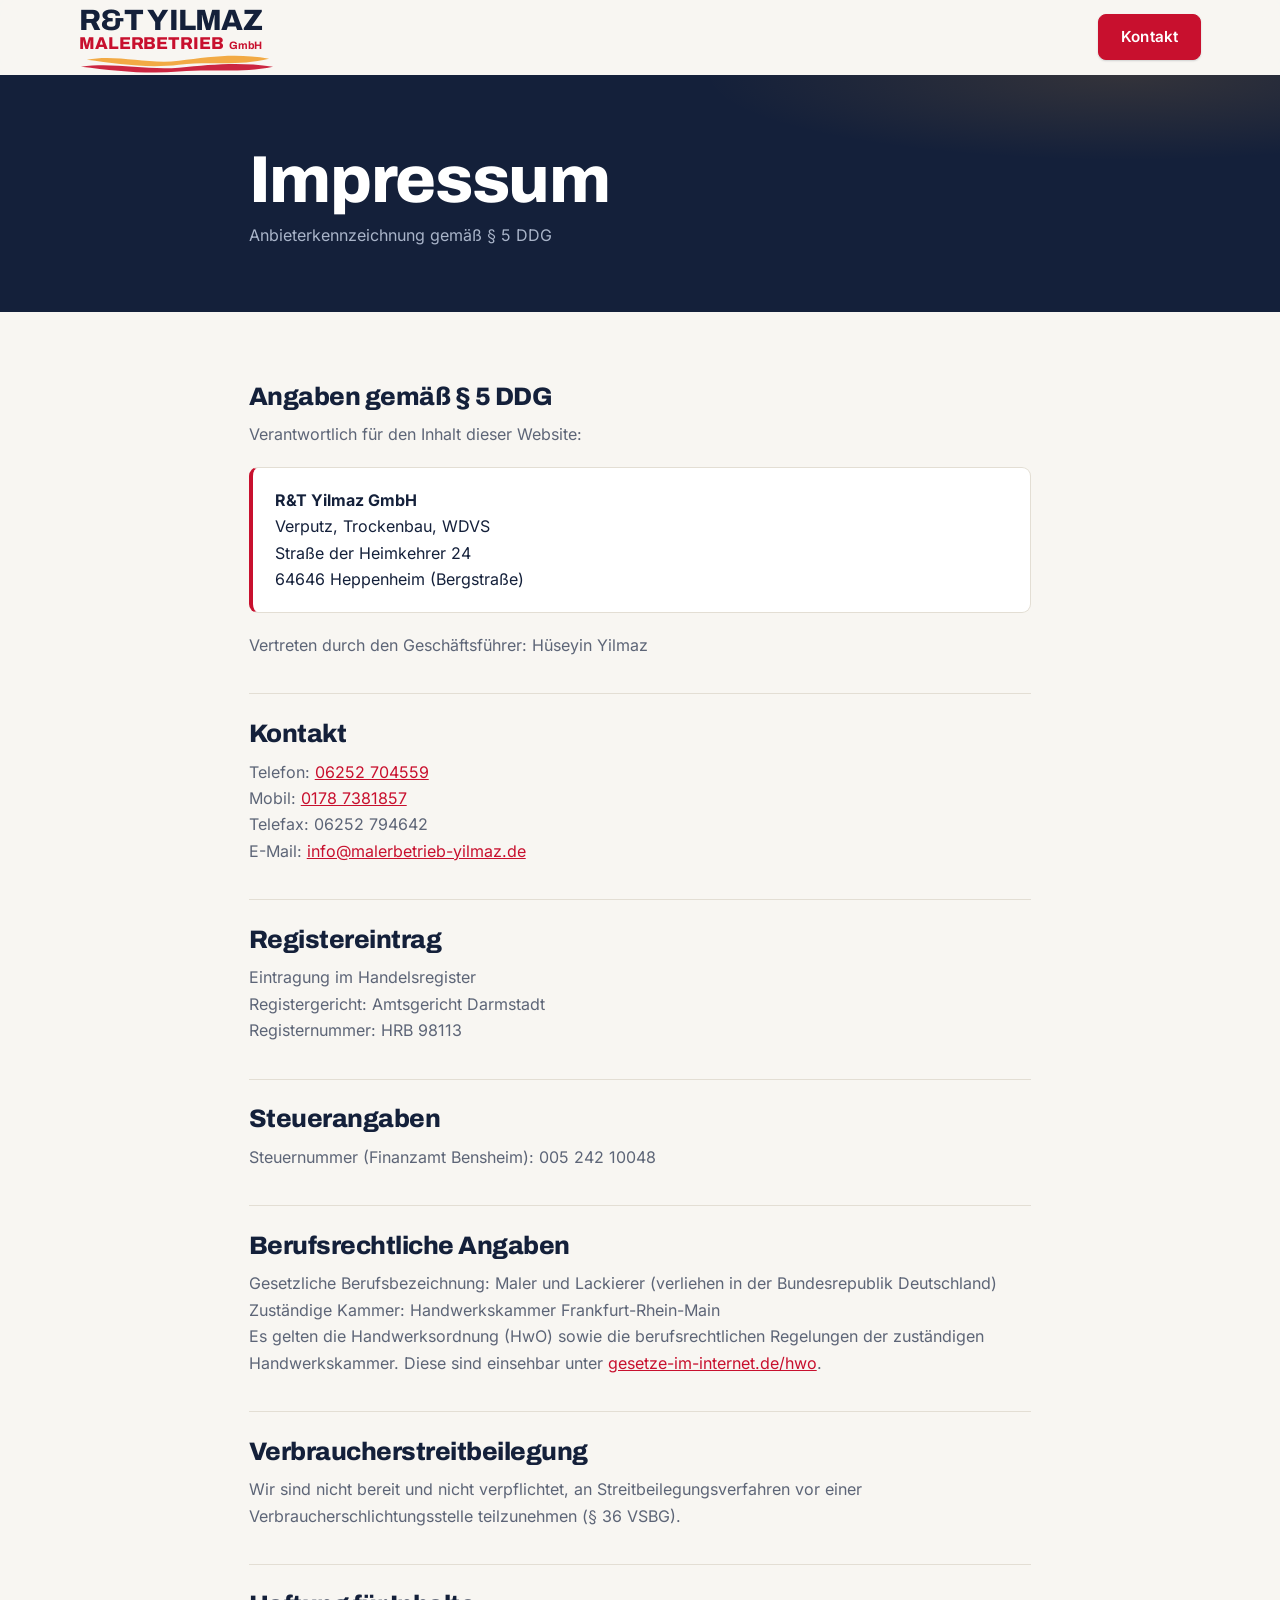
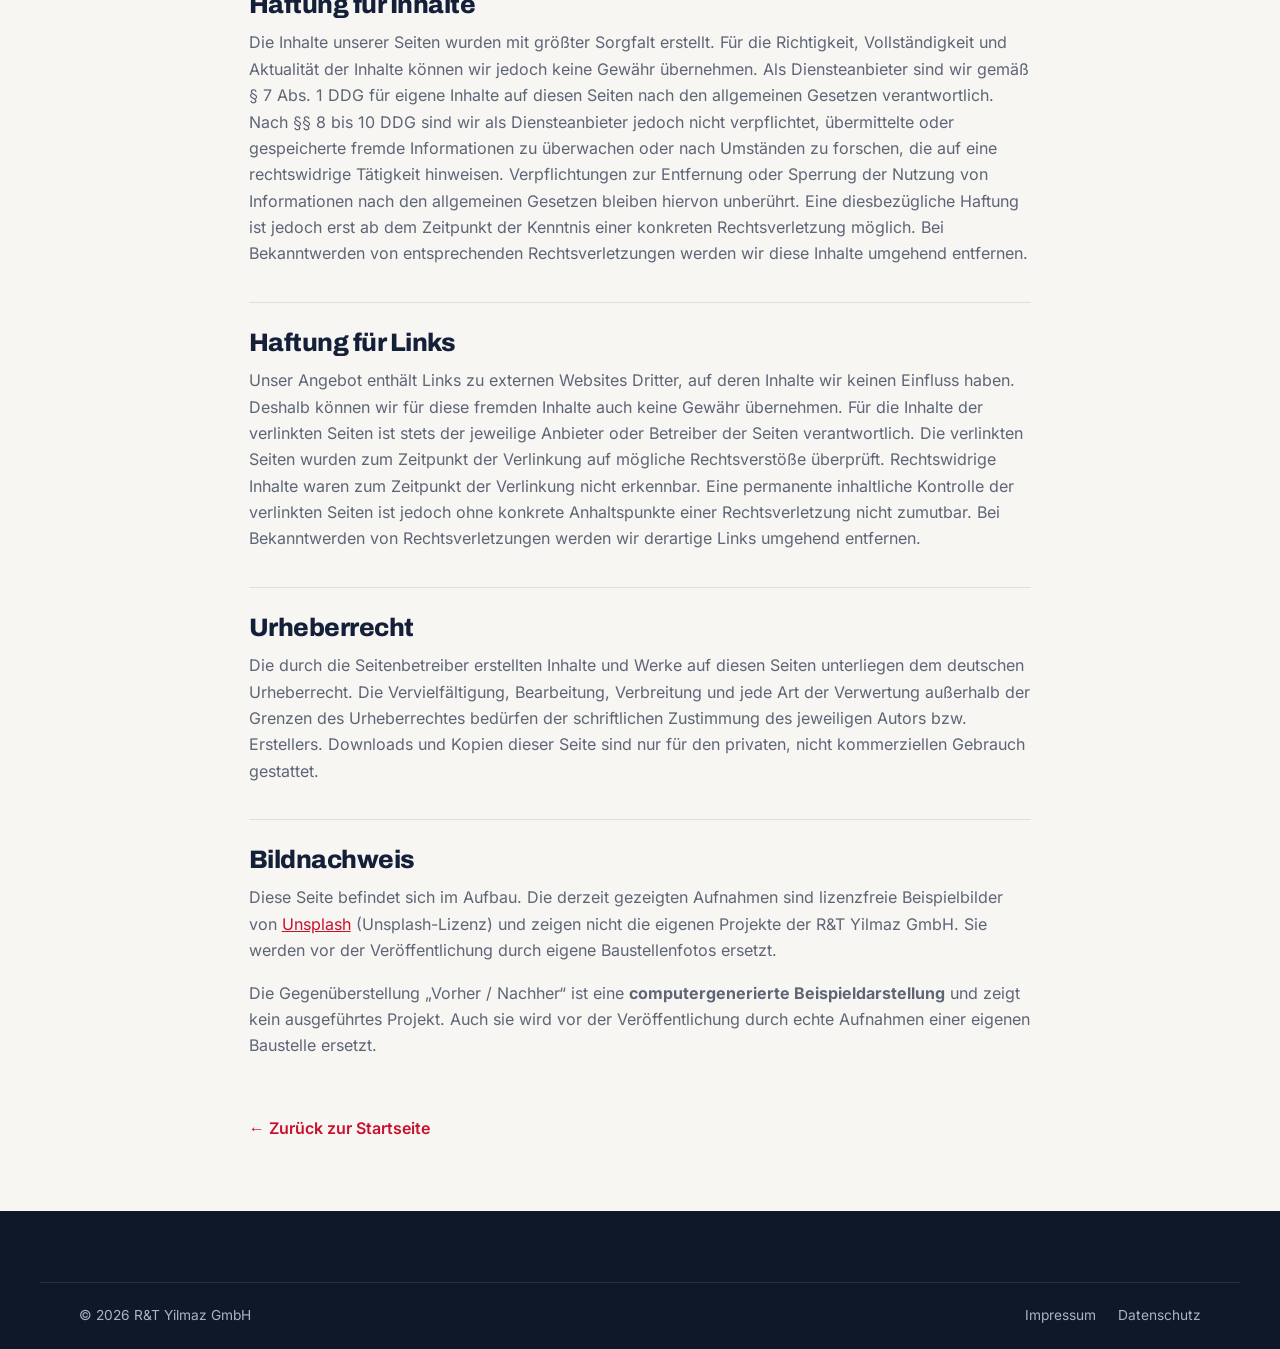
<file: impressum.html>
<!DOCTYPE html>
<html lang="de">
<head>
<meta charset="utf-8" />
<meta name="viewport" content="width=device-width, initial-scale=1" />
<title>Impressum | R&amp;T Yilmaz Malerbetrieb Heppenheim</title>
<meta name="description" content="Impressum und Anbieterkennzeichnung der R&amp;T Yilmaz GmbH, Malerbetrieb in Heppenheim an der Bergstraße." />
<meta name="robots" content="index, follow" />
<link rel="canonical" href="https://www.malerbetrieb-yilmaz.de/impressum.html" />
<meta name="theme-color" content="#14203a" />
<link rel="icon" href="favicon.svg" type="image/svg+xml" />
<link rel="preload" href="assets/fonts/archivo-latin.woff2" as="font" type="font/woff2" crossorigin />
<link rel="preload" href="assets/fonts/inter-latin.woff2" as="font" type="font/woff2" crossorigin />
<link rel="stylesheet" href="assets/css/style.css" />
</head>
<body>

<a class="skip-link" href="#inhalt">Zum Inhalt springen</a>

<header class="site-header">
  <div class="shell site-header__in">
    <a class="brand" href="index.html" aria-label="R&amp;T Yilmaz Malerbetrieb – zur Startseite">
      <svg class="brand__mark" viewBox="0 0 200 74" role="img" aria-label="R und T Yilmaz Malerbetrieb GmbH">
        <text x="0" y="30" class="bm-1" textLength="187" lengthAdjust="spacing">R&amp;T YILMAZ</text>
        <text x="0" y="49" textLength="187" lengthAdjust="spacing"><tspan class="bm-2">MALERBETRIEB</tspan><tspan class="bm-3" dx="6">GmbH</tspan></text>
        <path class="bm-stroke bm-stroke--amber" d="M8 60c30-6 62 5 94 1s58-8 92-2c-32 8-60 2-92 6s-64-1-94-5Z"/>
        <path class="bm-stroke bm-stroke--red" d="M2 67c34-5 66 4 100 1s60-6 96-1c-34 7-62 2-96 5s-66-1-100-5Z"/>
      </svg>
    </a>
    <a class="btn btn--red" href="index.html#kontakt">Kontakt</a>
  </div>
</header>

<div class="page-head">
  <div class="shell shell--narrow">
    <h1>Impressum</h1>
    <p>Anbieterkennzeichnung gemäß § 5 DDG</p>
  </div>
</div>

<main class="legal" id="inhalt">
  <div class="shell shell--narrow">

    <h2>Angaben gemäß § 5 DDG</h2>
    <p>Verantwortlich für den Inhalt dieser Website:</p>
    <address>
      <strong>R&amp;T Yilmaz GmbH</strong><br />
      Verputz, Trockenbau, WDVS<br />
      Straße der Heimkehrer 24<br />
      64646 Heppenheim (Bergstraße)
    </address>
    <p>
      Vertreten durch den Geschäftsführer: Hüseyin Yilmaz
    </p>

    <h2>Kontakt</h2>
    <p>
      Telefon: <a href="tel:+496252704559">06252 704559</a><br />
      Mobil: <a href="tel:+491787381857">0178 7381857</a><br />
      Telefax: 06252 794642<br />
      E-Mail: <a href="mailto:info@malerbetrieb-yilmaz.de">info@malerbetrieb-yilmaz.de</a>
    </p>

    <h2>Registereintrag</h2>
    <p>
      Eintragung im Handelsregister<br />
      Registergericht: Amtsgericht Darmstadt<br />
      Registernummer: HRB 98113
    </p>

    <h2>Steuerangaben</h2>
    <p>
      Steuernummer (Finanzamt Bensheim): 005 242 10048
      <!-- TODO Bilal: Falls eine Umsatzsteuer-Identifikationsnummer nach § 27 a UStG
           vorliegt, muss sie hier ergänzt werden. Bitte bei Hava/Hüseyin erfragen. -->
    </p>

    <h2>Berufsrechtliche Angaben</h2>
    <!-- TODO Bilal: Zuständige Handwerkskammer und Innung vor dem Livegang bestätigen
         lassen. Für den Kreis Bergstraße ist in der Regel die Handwerkskammer
         Frankfurt-Rhein-Main zuständig — bitte anhand der Handwerkskarte prüfen. -->
    <p>
      Gesetzliche Berufsbezeichnung: Maler und Lackierer (verliehen in der Bundesrepublik Deutschland)<br />
      Zuständige Kammer: Handwerkskammer Frankfurt-Rhein-Main<br />
      Es gelten die Handwerksordnung (HwO) sowie die berufsrechtlichen Regelungen der
      zuständigen Handwerkskammer. Diese sind einsehbar unter
      <a href="https://www.gesetze-im-internet.de/hwo/" target="_blank" rel="noopener">gesetze-im-internet.de/hwo</a>.
    </p>

    <h2>Verbraucherstreitbeilegung</h2>
    <p>
      Wir sind nicht bereit und nicht verpflichtet, an Streitbeilegungsverfahren vor einer
      Verbraucherschlichtungsstelle teilzunehmen (§ 36 VSBG).
    </p>

    <h2>Haftung für Inhalte</h2>
    <p>
      Die Inhalte unserer Seiten wurden mit größter Sorgfalt erstellt. Für die Richtigkeit,
      Vollständigkeit und Aktualität der Inhalte können wir jedoch keine Gewähr übernehmen.
      Als Diensteanbieter sind wir gemäß § 7 Abs. 1 DDG für eigene Inhalte auf diesen Seiten
      nach den allgemeinen Gesetzen verantwortlich. Nach §§ 8 bis 10 DDG sind wir als
      Diensteanbieter jedoch nicht verpflichtet, übermittelte oder gespeicherte fremde
      Informationen zu überwachen oder nach Umständen zu forschen, die auf eine rechtswidrige
      Tätigkeit hinweisen. Verpflichtungen zur Entfernung oder Sperrung der Nutzung von
      Informationen nach den allgemeinen Gesetzen bleiben hiervon unberührt. Eine
      diesbezügliche Haftung ist jedoch erst ab dem Zeitpunkt der Kenntnis einer konkreten
      Rechtsverletzung möglich. Bei Bekanntwerden von entsprechenden Rechtsverletzungen werden
      wir diese Inhalte umgehend entfernen.
    </p>

    <h2>Haftung für Links</h2>
    <p>
      Unser Angebot enthält Links zu externen Websites Dritter, auf deren Inhalte wir keinen
      Einfluss haben. Deshalb können wir für diese fremden Inhalte auch keine Gewähr übernehmen.
      Für die Inhalte der verlinkten Seiten ist stets der jeweilige Anbieter oder Betreiber der
      Seiten verantwortlich. Die verlinkten Seiten wurden zum Zeitpunkt der Verlinkung auf
      mögliche Rechtsverstöße überprüft. Rechtswidrige Inhalte waren zum Zeitpunkt der
      Verlinkung nicht erkennbar. Eine permanente inhaltliche Kontrolle der verlinkten Seiten
      ist jedoch ohne konkrete Anhaltspunkte einer Rechtsverletzung nicht zumutbar. Bei
      Bekanntwerden von Rechtsverletzungen werden wir derartige Links umgehend entfernen.
    </p>

    <h2>Urheberrecht</h2>
    <p>
      Die durch die Seitenbetreiber erstellten Inhalte und Werke auf diesen Seiten unterliegen
      dem deutschen Urheberrecht. Die Vervielfältigung, Bearbeitung, Verbreitung und jede Art
      der Verwertung außerhalb der Grenzen des Urheberrechtes bedürfen der schriftlichen
      Zustimmung des jeweiligen Autors bzw. Erstellers. Downloads und Kopien dieser Seite sind
      nur für den privaten, nicht kommerziellen Gebrauch gestattet.
    </p>

    <h2>Bildnachweis</h2>
    <!-- TODO Bilal: Sobald die echten Baustellenfotos drin sind, diesen Absatz
         wieder auf "Alle Fotos zeigen eigene Projekte der R&T Yilmaz GmbH" ändern. -->
    <p>
      Diese Seite befindet sich im Aufbau. Die derzeit gezeigten Aufnahmen sind
      lizenzfreie Beispielbilder von <a href="https://unsplash.com" target="_blank" rel="noopener">Unsplash</a>
      (Unsplash-Lizenz) und zeigen nicht die eigenen Projekte der R&amp;T Yilmaz GmbH.
      Sie werden vor der Veröffentlichung durch eigene Baustellenfotos ersetzt.
    </p>
    <p>
      Die Gegenüberstellung „Vorher / Nachher“ ist eine <strong>computergenerierte
      Beispieldarstellung</strong> und zeigt kein ausgeführtes Projekt. Auch sie wird
      vor der Veröffentlichung durch echte Aufnahmen einer eigenen Baustelle ersetzt.
    </p>

    <a class="back-link" href="index.html">&larr; Zurück zur Startseite</a>
  </div>
</main>

<footer class="site-footer">
  <div class="shell site-footer__bar">
    <p>&copy; <span id="jahr">2026</span> R&amp;T Yilmaz GmbH</p>
    <nav aria-label="Rechtliches">
      <a href="impressum.html">Impressum</a>
      <a href="datenschutz.html">Datenschutz</a>
    </nav>
  </div>
</footer>

<script src="assets/js/main.js" defer></script>
</body>
</html>
</file>
<file: assets/css/style.css>
/* =========================================================
   R&T Yilmaz Malerbetrieb — Stylesheet
   Farben abgeleitet aus dem Firmenlogo (Navy / Rot / Amber)
   ========================================================= */

/* ---------------------------------------------------------
   Schriften — bewusst LOKAL eingebunden (nicht über das
   Google-Fonts-CDN). So wird beim Seitenaufruf keine IP-
   Adresse der Besucher an Google übertragen (DSGVO, vgl.
   LG München I, 20.01.2022 – 3 O 17493/20).
   Archivo & Inter stehen unter der SIL Open Font License 1.1.
   --------------------------------------------------------- */
@font-face {
  font-family: "Archivo";
  font-style: normal;
  font-weight: 100 900;
  font-stretch: 100%;
  font-display: swap;
  src: url("../fonts/archivo-latin.woff2") format("woff2");
  unicode-range: U+0000-00FF, U+0131, U+0152-0153, U+02BB-02BC, U+02C6, U+02DA, U+02DC,
                 U+0304, U+0308, U+0329, U+2000-206F, U+20AC, U+2122, U+2191, U+2193,
                 U+2212, U+2215, U+FEFF, U+FFFD;
}
@font-face {
  font-family: "Inter";
  font-style: normal;
  font-weight: 100 900;
  font-display: swap;
  src: url("../fonts/inter-latin.woff2") format("woff2");
  unicode-range: U+0000-00FF, U+0131, U+0152-0153, U+02BB-02BC, U+02C6, U+02DA, U+02DC,
                 U+0304, U+0308, U+0329, U+2000-206F, U+20AC, U+2122, U+2191, U+2193,
                 U+2212, U+2215, U+FEFF, U+FFFD;
}

:root {
  --ink:        #14203a;
  --ink-2:      #1d2c4d;
  --ink-3:      #27395f;
  --red:        #c8102e;
  --red-dark:   #a30d25;
  --amber:      #f2a63b;
  --paper:      #f8f6f2;
  --paper-2:    #f1ede6;
  --white:      #ffffff;
  --line:       #e3ded4;
  --line-dark:  rgba(255, 255, 255, .16);
  --muted:      #5d6577;
  --muted-light: #a9b4c9;
  --wa:         #1f9d55;

  --font-head: "Archivo", "Segoe UI", Arial, sans-serif;
  --font-body: "Inter", "Segoe UI", Arial, sans-serif;

  --h1:   clamp(2.35rem, 1.3rem + 3.6vw, 4.15rem);
  --h2:   clamp(1.8rem, 1.25rem + 1.9vw, 2.75rem);
  --h3:   clamp(1.12rem, 1rem + 0.4vw, 1.32rem);
  --lead: clamp(1.03rem, .96rem + 0.35vw, 1.22rem);

  --shell: 1200px;
  --pad-x: clamp(1.1rem, .5rem + 2.4vw, 2.75rem);
  --sec-y: clamp(3.6rem, 2rem + 5.5vw, 6.5rem);
  --r:     14px;
  --r-sm:  9px;

  --shadow-s: 0 1px 2px rgba(20, 32, 58, .06), 0 4px 14px rgba(20, 32, 58, .05);
  --shadow-m: 0 2px 6px rgba(20, 32, 58, .07), 0 18px 40px rgba(20, 32, 58, .10);
  --shadow-l: 0 30px 70px rgba(20, 32, 58, .18);
}

*, *::before, *::after { box-sizing: border-box; }

html {
  scroll-behavior: smooth;
  scroll-padding-top: 96px;
  -webkit-text-size-adjust: 100%;
}

body {
  margin: 0;
  background: var(--paper);
  color: var(--ink);
  font-family: var(--font-body);
  font-size: 1rem;
  line-height: 1.65;
  -webkit-font-smoothing: antialiased;
  -moz-osx-font-smoothing: grayscale;
  overflow-x: hidden;
}

img { display: block; max-width: 100%; height: auto; }
a { color: inherit; }

h1, h2, h3, h4 {
  font-family: var(--font-head);
  font-weight: 800;
  line-height: 1.08;
  letter-spacing: -.02em;
  margin: 0 0 .55em;
  text-wrap: balance;
}
h1 { font-size: var(--h1); }
h2 { font-size: var(--h2); }
h3 { font-size: var(--h3); font-weight: 700; letter-spacing: -.01em; line-height: 1.25; }
p  { margin: 0 0 1em; }
p:last-child { margin-bottom: 0; }

::selection { background: var(--red); color: #fff; }

:focus-visible {
  outline: 3px solid var(--amber);
  outline-offset: 3px;
  border-radius: 4px;
}

.skip-link {
  position: absolute;
  left: -9999px;
  top: 0;
  z-index: 999;
  background: var(--ink);
  color: #fff;
  padding: .8rem 1.2rem;
  font-weight: 600;
}
.skip-link:focus { left: 0; }

.shell {
  width: 100%;
  max-width: var(--shell);
  margin-inline: auto;
  padding-inline: var(--pad-x);
}
.shell--narrow { max-width: 860px; }

.muted { color: var(--muted); }
.ico { width: 1.15em; height: 1.15em; fill: currentColor; flex: none; }

/* ---------- Eyebrow ---------- */
.eyebrow {
  font-family: var(--font-body);
  font-size: .76rem;
  font-weight: 600;
  letter-spacing: .16em;
  text-transform: uppercase;
  color: var(--red);
  margin: 0 0 .9rem;
}
.eyebrow--light { color: var(--amber); }

/* ---------- Buttons ----------
   Bewusst kantig (8px) statt Vollrundung: Die Karten haben 14px, die
   Eingabefelder 9px — eine Pillenform wäre der einzige Ausreißer und
   lässt das Ganze nach Baukasten aussehen. Und kein farbiger
   Schlagschatten: Ein roter Schein unter einem roten Button wirkt
   billig. Tiefe kommt über einen neutralen, engen Schatten. */
.btn {
  display: inline-flex;
  align-items: center;
  justify-content: center;
  gap: .55rem;
  padding: .8rem 1.4rem;
  border: 1.5px solid transparent;
  border-radius: 8px;
  font-family: var(--font-body);
  font-size: .95rem;
  font-weight: 600;
  letter-spacing: .005em;
  line-height: 1.2;
  text-decoration: none;
  cursor: pointer;
  transition: transform .16s ease, background-color .18s ease, color .18s ease, border-color .18s ease, box-shadow .18s ease;
}
.btn--lg { padding: 1.02rem 1.75rem; font-size: 1.02rem; }
.btn:active { transform: translateY(1px); }

.btn--red {
  background: var(--red);
  border-color: var(--red);
  color: #fff;
  box-shadow: 0 1px 2px rgba(20, 32, 58, .18);
}
.btn--red:hover {
  background: var(--red-dark);
  border-color: var(--red-dark);
  box-shadow: 0 5px 14px rgba(20, 32, 58, .18);
  transform: translateY(-1px);
}

.btn--ghost {
  background: transparent;
  border-color: rgba(20, 32, 58, .28);
  color: var(--ink);
}
.btn--ghost:hover {
  background: var(--ink);
  border-color: var(--ink);
  color: #fff;
  transform: translateY(-1px);
}

.btn--wa {
  background: transparent;
  border-color: rgba(31, 157, 85, .5);
  color: var(--wa);
}
.btn--wa:hover {
  background: var(--wa);
  border-color: var(--wa);
  color: #fff;
  transform: translateY(-1px);
}

/* =========================================================
   Topbar
   ========================================================= */
.topbar {
  background: var(--ink);
  color: var(--muted-light);
  font-size: .82rem;
}
.topbar__in {
  display: flex;
  align-items: center;
  gap: .7rem;
  min-height: 40px;
  flex-wrap: nowrap;
}
.topbar__item { display: inline-flex; align-items: center; gap: .4rem; white-space: nowrap; }
.topbar__sep { opacity: .45; }
.topbar__spacer { flex: 1 1 auto; }
.topbar__tel {
  display: inline-flex;
  align-items: center;
  gap: .45rem;
  color: #fff;
  font-weight: 600;
  text-decoration: none;
  white-space: nowrap;
}
.topbar__tel:hover { color: var(--amber); }

@media (max-width: 860px) {
  .topbar__item--hide, .topbar__sep { display: none; }
}
/* Auf sehr schmalen Geräten bleibt nur die Telefonnummer stehen,
   sonst schiebt der Ortsname sie aus dem Bild. */
@media (max-width: 560px) {
  .topbar__item { display: none; }
  .topbar__in { justify-content: flex-end; }
}

/* =========================================================
   Header + Navigation
   ========================================================= */
.site-header {
  position: sticky;
  top: 0;
  z-index: 60;
  background: rgba(248, 246, 242, .88);
  backdrop-filter: saturate(160%) blur(10px);
  -webkit-backdrop-filter: saturate(160%) blur(10px);
  border-bottom: 1px solid transparent;
  transition: border-color .25s ease, box-shadow .25s ease, background-color .25s ease;
}
.site-header.is-stuck {
  border-bottom-color: var(--line);
  box-shadow: 0 6px 26px rgba(20, 32, 58, .07);
}
.site-header__in {
  display: flex;
  align-items: center;
  justify-content: space-between;
  gap: 1.2rem;
  min-height: 74px;
  transition: min-height .25s ease;
}
.site-header.is-stuck .site-header__in { min-height: 64px; }

/* Logo (SVG-Nachbau des Firmenzeichens)
   Beide Textzeilen sind im SVG per textLength auf exakt 187 Einheiten
   festgelegt. Dadurch sind sie immer gleich breit und "GmbH" kann nie
   in "MALERBETRIEB" hineinlaufen — auch nicht, solange die Schrift noch
   lädt und der Browser eine Ersatzschrift mit anderen Breiten benutzt. */
.brand { display: inline-flex; text-decoration: none; }
.brand__mark { width: clamp(150px, 17vw, 196px); height: auto; }
.bm-1 { font-family: var(--font-head); font-weight: 800; font-size: 30px; letter-spacing: -.5px; fill: var(--ink); }
.bm-2 { font-family: var(--font-head); font-weight: 800; font-size: 17.5px; letter-spacing: .3px; fill: var(--red); }
.bm-3 { font-family: var(--font-head); font-weight: 700; font-size: 11px; fill: var(--red); }
.bm-stroke--amber { fill: var(--amber); opacity: .95; }
.bm-stroke--red   { fill: var(--red); opacity: .9; }
.brand__mark--foot .bm-1 { fill: #fff; }
.brand__mark--foot .bm-2, .brand__mark--foot .bm-3 { fill: var(--amber); }

.nav {
  display: flex;
  align-items: center;
  gap: clamp(.7rem, 1.4vw, 1.5rem);
}
.nav > a {
  font-size: .95rem;
  font-weight: 500;
  text-decoration: none;
  color: var(--ink);
  padding: .35rem 0;
  position: relative;
  white-space: nowrap;
}
.nav > a:not(.nav__cta)::after {
  content: "";
  position: absolute;
  left: 0; bottom: 0;
  width: 100%;
  height: 2px;
  background: var(--red);
  transform: scaleX(0);
  transform-origin: left;
  transition: transform .22s ease;
}
.nav > a:not(.nav__cta):hover::after,
.nav > a.is-active::after { transform: scaleX(1); }
/* Achtung: Der Kopf-Button ist gleichzeitig ein .nav > a. Dieser
   Selektor ist spezifischer als .btn und .btn--red und hat vorher
   Textfarbe, Polsterung und Schriftschnitt des Buttons überschrieben —
   Ergebnis war dunkelblauer Text auf Rot ohne seitliche Polsterung.
   Deshalb hier bewusst mit .nav > a.nav__cta gegenhalten. */
.nav > a.nav__cta {
  margin-left: .5rem;
  padding: .64rem 1.2rem;
  font-weight: 600;
  color: #fff;
}

.burger {
  display: none;
  width: 46px; height: 42px;
  border: 1px solid var(--line);
  border-radius: var(--r-sm);
  background: var(--white);
  cursor: pointer;
  padding: 0;
  position: relative;
}
.burger span {
  position: absolute;
  left: 12px;
  width: 21px; height: 2px;
  background: var(--ink);
  border-radius: 2px;
  transition: transform .25s ease, opacity .2s ease, top .25s ease;
}
.burger span:nth-child(1) { top: 14px; }
.burger span:nth-child(2) { top: 20px; }
.burger span:nth-child(3) { top: 26px; }
.burger[aria-expanded="true"] span:nth-child(1) { top: 20px; transform: rotate(45deg); }
.burger[aria-expanded="true"] span:nth-child(2) { opacity: 0; }
.burger[aria-expanded="true"] span:nth-child(3) { top: 20px; transform: rotate(-45deg); }

@media (max-width: 960px) {
  .burger { display: block; }
  .nav {
    position: fixed;
    inset: 0 0 auto 0;
    top: 0;
    flex-direction: column;
    align-items: stretch;
    gap: 0;
    background: var(--ink);
    padding: 5.5rem var(--pad-x) 2.2rem;
    transform: translateY(-102%);
    transition: transform .32s cubic-bezier(.4, 0, .2, 1);
    z-index: -1;
    box-shadow: var(--shadow-l);
  }
  .nav.is-open { transform: translateY(0); }
  .nav > a {
    color: #fff;
    font-size: 1.28rem;
    font-family: var(--font-head);
    font-weight: 700;
    padding: .85rem 0;
    border-bottom: 1px solid var(--line-dark);
  }
  .nav > a::after { display: none; }
  .nav > a.nav__cta {
    margin: 1.4rem 0 0;
    border-bottom: none;
    align-self: flex-start;
    font-family: var(--font-body);
    font-size: 1rem;
    font-weight: 600;
    padding: 1rem 1.7rem;
    color: #fff;
  }
  body.nav-open { overflow: hidden; }
}

/* =========================================================
   Hero
   ========================================================= */
.hero {
  position: relative;
  padding: clamp(2.6rem, 1rem + 5vw, 5rem) 0 clamp(3rem, 1rem + 5vw, 5.5rem);
  overflow: hidden;
}
.hero::before {
  content: "";
  position: absolute;
  top: -28%; right: -12%;
  width: min(760px, 78vw);
  aspect-ratio: 1;
  background: radial-gradient(circle at 50% 50%, rgba(242, 166, 59, .20), rgba(242, 166, 59, 0) 66%);
  pointer-events: none;
}
.hero__grid {
  position: relative;
  display: grid;
  grid-template-columns: minmax(0, 1.08fr) minmax(0, .92fr);
  gap: clamp(2rem, 4vw, 4.5rem);
  align-items: center;
}
.hero h1 { margin-bottom: 1.1rem; }

/* Pinselstrich-Hervorhebung */
.hl {
  position: relative;
  display: inline-block;
  white-space: nowrap;
  z-index: 0;
}
.hl::after {
  content: "";
  position: absolute;
  left: -.09em; right: -.09em;
  bottom: .02em;
  height: .34em;
  background: var(--amber);
  opacity: .55;
  z-index: -1;
  transform: skewX(-11deg) rotate(-.7deg);
  border-radius: 2px 8px 3px 6px;
}

.lead {
  font-size: var(--lead);
  color: var(--muted);
  max-width: 46ch;
  margin-bottom: 1.9rem;
}

.cta-row {
  display: flex;
  flex-wrap: wrap;
  gap: .8rem;
  margin-bottom: 2.5rem;
}

.trust {
  list-style: none;
  margin: 0;
  padding: 1.6rem 0 0;
  border-top: 1px solid var(--line);
  display: grid;
  grid-template-columns: repeat(3, minmax(0, 1fr));
  gap: 1.2rem;
}
.trust li { display: flex; flex-direction: column; gap: .15rem; }
.trust strong {
  font-family: var(--font-head);
  font-size: 1.06rem;
  font-weight: 700;
  letter-spacing: -.01em;
}
.trust span { font-size: .86rem; color: var(--muted); line-height: 1.4; }

.hero__media { position: relative; }
.hero__badge {
  position: absolute;
  left: -18px; bottom: 26px;
  background: var(--ink);
  color: #fff;
  border-radius: var(--r);
  padding: .95rem 1.25rem;
  box-shadow: var(--shadow-m);
  display: grid;
  gap: .05rem;
  border-left: 5px solid var(--red);
}
.hero__badge-k { font-size: .72rem; letter-spacing: .16em; text-transform: uppercase; color: var(--amber); }
.hero__badge-v { font-family: var(--font-head); font-weight: 800; font-size: 2rem; line-height: 1; }
.hero__badge-s { font-size: .78rem; color: var(--muted-light); }

@media (max-width: 900px) {
  .hero__grid { grid-template-columns: 1fr; }
  .hero__media { order: -1; max-width: 520px; }
  .media--tall { aspect-ratio: 4 / 3 !important; }
  .hero__badge { left: auto; right: 14px; bottom: 14px; }
  .trust { grid-template-columns: 1fr 1fr; }
}
@media (max-width: 460px) {
  .trust { grid-template-columns: 1fr; gap: .8rem; }
  .cta-row .btn { width: 100%; }
}

/* =========================================================
   Bild-Platzhalter
   Sobald eine echte Datei unter assets/img/ liegt, wird sie
   automatisch angezeigt — kein HTML muss geändert werden.
   ========================================================= */
.media {
  position: relative;
  margin: 0;
  border-radius: var(--r);
  overflow: hidden;
  background: var(--paper-2);
  aspect-ratio: 4 / 3;
  box-shadow: var(--shadow-s);
}
.media img { width: 100%; height: 100%; object-fit: cover; }
.media--tall { aspect-ratio: 4 / 5; box-shadow: var(--shadow-m); }

.media.is-empty {
  background:
    repeating-linear-gradient(135deg,
      rgba(20, 32, 58, .045) 0 12px,
      rgba(20, 32, 58, .015) 12px 24px),
    var(--paper-2);
  border: 1px dashed rgba(20, 32, 58, .22);
  display: grid;
  place-items: center;
  text-align: center;
  padding: 1.5rem;
}
.media.is-empty::before {
  content: "";
  width: 42px; height: 34px;
  border: 2.5px solid rgba(20, 32, 58, .35);
  border-radius: 7px;
  margin-bottom: .7rem;
  background:
    radial-gradient(circle at 50% 56%, transparent 7px, rgba(20, 32, 58, .35) 7px 9.2px, transparent 9.4px);
  box-shadow: inset 0 0 0 0 transparent;
}
.media.is-empty::after {
  content: attr(data-label);
  font-size: .82rem;
  font-weight: 500;
  line-height: 1.45;
  color: var(--muted);
  max-width: 26ch;
}

/* =========================================================
   Sections
   ========================================================= */
.section { padding: var(--sec-y) 0; }
.section--paper2 { background: var(--paper-2); }
.section--ink {
  background: var(--ink);
  color: #fff;
  background-image:
    radial-gradient(ellipse 60% 50% at 12% 0%, rgba(242, 166, 59, .13), transparent 62%),
    radial-gradient(ellipse 50% 60% at 92% 100%, rgba(200, 16, 46, .16), transparent 60%);
}
.section--ink .sec-head__lead,
.section--ink .lead { color: var(--muted-light); }

.sec-head { max-width: 640px; margin-bottom: clamp(2.2rem, 1rem + 3vw, 3.6rem); }
.sec-head__lead { font-size: var(--lead); color: var(--muted); margin: 0; }

/* =========================================================
   Leistungs-Karten
   ========================================================= */
.cards {
  display: grid;
  grid-template-columns: repeat(auto-fit, minmax(290px, 1fr));
  gap: clamp(1rem, 1.6vw, 1.6rem);
}
.card {
  background: var(--white);
  border: 1px solid var(--line);
  border-radius: var(--r);
  padding: clamp(1.5rem, 1rem + 1.2vw, 2.1rem);
  position: relative;
  overflow: hidden;
  transition: transform .25s ease, box-shadow .25s ease, border-color .25s ease;
}
.card::before {
  content: "";
  position: absolute;
  inset: 0 0 auto 0;
  height: 4px;
  background: linear-gradient(90deg, var(--red), var(--amber));
  transform: scaleX(0);
  transform-origin: left;
  transition: transform .3s ease;
}
.card:hover {
  transform: translateY(-4px);
  box-shadow: var(--shadow-m);
  border-color: transparent;
}
.card:hover::before { transform: scaleX(1); }

.card__ico {
  width: 48px; height: 48px;
  border-radius: 12px;
  background: rgba(200, 16, 46, .09);
  color: var(--red);
  display: grid;
  place-items: center;
  margin-bottom: 1.1rem;
}
.card__ico svg { width: 25px; height: 25px; fill: currentColor; }
.card p { color: var(--muted); font-size: .96rem; }

.card__list {
  list-style: none;
  margin: 1.1rem 0 0;
  padding: 1.1rem 0 0;
  border-top: 1px solid var(--line);
  display: grid;
  gap: .5rem;
  font-size: .9rem;
}
.card__list li {
  position: relative;
  padding-left: 1.5rem;
  color: var(--ink);
}
.card__list li::before {
  content: "";
  position: absolute;
  left: 0; top: .48em;
  width: 8px; height: 8px;
  border-radius: 2px;
  background: var(--amber);
  transform: rotate(45deg);
}

/* =========================================================
   Ablauf
   ========================================================= */
.steps {
  list-style: none;
  margin: 0 0 clamp(2.5rem, 4vw, 3.8rem);
  padding: 0;
  display: grid;
  grid-template-columns: repeat(auto-fit, minmax(230px, 1fr));
  gap: clamp(1.2rem, 2vw, 2rem);
  counter-reset: step;
}
.step {
  position: relative;
  padding-top: 2.1rem;
  border-top: 2px solid var(--line-dark);
}
.step__n {
  font-family: var(--font-head);
  font-weight: 800;
  font-size: 2.6rem;
  line-height: 1;
  color: transparent;
  -webkit-text-stroke: 1.6px rgba(242, 166, 59, .75);
  display: block;
  margin-bottom: .7rem;
}
.step h3 { margin-bottom: .45rem; }
.step p { color: var(--muted-light); font-size: .95rem; }

.ablauf-cta {
  display: flex;
  flex-wrap: wrap;
  align-items: center;
  justify-content: space-between;
  gap: 1.2rem;
  padding: clamp(1.5rem, 1rem + 1.6vw, 2.2rem);
  border: 1px solid var(--line-dark);
  border-radius: var(--r);
  background: rgba(255, 255, 255, .04);
}
.ablauf-cta p {
  margin: 0;
  font-family: var(--font-head);
  font-weight: 700;
  font-size: clamp(1.15rem, 1rem + .7vw, 1.6rem);
  letter-spacing: -.01em;
}

/* =========================================================
   Vorher / Nachher
   ========================================================= */
.compare { margin-bottom: clamp(2rem, 3vw, 3.2rem); }
.compare__box {
  --pos: 50%;
  position: relative;
  border-radius: var(--r);
  overflow: hidden;
  aspect-ratio: 16 / 10;
  box-shadow: var(--shadow-m);
  background: var(--paper-2);
  touch-action: pan-y;
}
.compare__box .media {
  position: absolute;
  inset: 0;
  margin: 0;
  border-radius: 0;
  aspect-ratio: auto;
  box-shadow: none;
}
.compare__before {
  clip-path: inset(0 calc(100% - var(--pos)) 0 0);
  filter: saturate(.72);
}

/* ---------------------------------------------------------------
   Beispieldarstellung: Beide Seiten zeigen dasselbe Foto, die
   "Vorher"-Seite wird verwittert. Das ist bewusst so gebaut —
   Standpunkt, Brennweite und Licht sind dadurch zwangsläufig
   identisch, und genau davon lebt ein Vorher/Nachher-Vergleich.

   SOBALD ECHTE FOTOS DA SIND: die Klasse "is-demo" am Element
   #compare entfernen. Dann liegt wieder unverändert das, was in
   referenz-1-vorher.jpg steht.
   --------------------------------------------------------------- */
.compare__box.is-demo .compare__before {
  filter: saturate(.34) brightness(.87) contrast(.93) sepia(.22) hue-rotate(-6deg);
}
.compare__box.is-demo .compare__before::after {
  content: "";
  position: absolute;
  inset: 0;
  background: url("../img/verwitterung.svg") center / 100% 100% no-repeat;
  mix-blend-mode: multiply;
  pointer-events: none;
}
.compare__before.is-empty {
  background:
    repeating-linear-gradient(135deg,
      rgba(20, 32, 58, .10) 0 12px,
      rgba(20, 32, 58, .04) 12px 24px),
    #ddd8cf;
}
.compare__handle {
  position: absolute;
  top: 0; bottom: 0;
  left: var(--pos);
  width: 3px;
  background: #fff;
  transform: translateX(-1.5px);
  box-shadow: 0 0 0 1px rgba(20, 32, 58, .18);
  pointer-events: none;
}
.compare__handle span {
  position: absolute;
  top: 50%; left: 50%;
  transform: translate(-50%, -50%);
  width: 48px; height: 48px;
  border-radius: 50%;
  background: #fff;
  box-shadow: var(--shadow-m);
}
.compare__handle span::before,
.compare__handle span::after {
  content: "";
  position: absolute;
  top: 50%;
  width: 0; height: 0;
  border: 6px solid transparent;
  transform: translateY(-50%);
}
.compare__handle span::before { left: 8px;  border-right-color: var(--ink); }
.compare__handle span::after  { right: 8px; border-left-color: var(--ink); }

.compare__range {
  position: absolute;
  inset: 0;
  width: 100%; height: 100%;
  margin: 0;
  opacity: 0;
  cursor: ew-resize;
  -webkit-appearance: none;
  appearance: none;
  background: transparent;
}
.compare__range::-webkit-slider-thumb { -webkit-appearance: none; width: 56px; height: 100%; }
.compare__range::-moz-range-thumb { width: 56px; height: 400px; border: 0; }
.compare__range:focus-visible { opacity: 1; outline-offset: -4px; }

.compare__tag {
  position: absolute;
  top: 14px;
  font-size: .72rem;
  font-weight: 600;
  letter-spacing: .14em;
  text-transform: uppercase;
  background: rgba(20, 32, 58, .82);
  color: #fff;
  padding: .35rem .7rem;
  border-radius: 999px;
  pointer-events: none;
}
.compare__tag--l { left: 14px; }
.compare__tag--r { right: 14px; background: rgba(200, 16, 46, .9); }
.compare__cap { margin: .9rem 0 0; font-size: .9rem; color: var(--muted); }

/* =========================================================
   Galerie
   ========================================================= */
.gallery {
  display: grid;
  grid-template-columns: repeat(auto-fit, minmax(270px, 1fr));
  gap: clamp(.8rem, 1.4vw, 1.4rem);
}

/* Hinweis, solange Beispielbilder statt eigener Fotos gezeigt werden */
.stock-note {
  margin: 1.4rem 0 0;
  padding: .85rem 1.1rem;
  border-left: 3px solid var(--amber);
  background: rgba(242, 166, 59, .09);
  border-radius: 0 var(--r-sm) var(--r-sm) 0;
  font-size: .87rem;
  line-height: 1.55;
  color: var(--muted);
  max-width: 72ch;
}
.stock-note strong { color: var(--ink); }

/* =========================================================
   Über uns
   ========================================================= */
.about {
  display: grid;
  grid-template-columns: minmax(0, .82fr) minmax(0, 1.18fr);
  gap: clamp(2rem, 4vw, 4rem);
  align-items: center;
}
.about h2 { margin-bottom: .8rem; }
.about p { color: var(--muted); font-size: 1.02rem; }

.facts {
  display: grid;
  grid-template-columns: repeat(auto-fit, minmax(140px, 1fr));
  gap: 1rem 1.4rem;
  margin: 1.8rem 0;
  padding: 1.4rem 0;
  border-top: 1px solid var(--line);
  border-bottom: 1px solid var(--line);
}
.facts dt {
  font-size: .74rem;
  letter-spacing: .13em;
  text-transform: uppercase;
  color: var(--muted);
  margin-bottom: .18rem;
}
.facts dd {
  margin: 0;
  font-family: var(--font-head);
  font-weight: 700;
  font-size: 1.02rem;
  letter-spacing: -.01em;
}

.areas__title { font-weight: 600; color: var(--ink) !important; margin-bottom: .7rem; font-size: .95rem !important; }
.chips { list-style: none; margin: 0; padding: 0; display: flex; flex-wrap: wrap; gap: .45rem; }
.chips li {
  font-size: .84rem;
  padding: .35rem .8rem;
  border: 1px solid var(--line);
  border-radius: 999px;
  background: var(--white);
  color: var(--muted);
}

@media (max-width: 900px) {
  .about { grid-template-columns: 1fr; }
  .about__media { max-width: 420px; }
}

/* =========================================================
   Bewertungen
   ========================================================= */
/* Kennzahlen-Kacheln (Portal-Durchschnitt und Anzahl) */
.ratings {
  display: flex;
  flex-wrap: wrap;
  gap: .9rem;
  margin-bottom: clamp(1.4rem, 2vw, 2rem);
}
.rating {
  display: flex;
  align-items: center;
  gap: .85rem;
  background: var(--white);
  border: 1px solid var(--line);
  border-left: 4px solid var(--amber);
  border-radius: var(--r);
  padding: .85rem 1.3rem;
}
.rating__v {
  font-family: var(--font-head);
  font-weight: 800;
  font-size: 1.9rem;
  line-height: 1;
  letter-spacing: -.02em;
}
.rating__m { display: grid; gap: .15rem; }
.rating .stars { color: var(--amber); letter-spacing: .1em; font-size: .9rem; line-height: 1; }
.rating__s { font-size: .84rem; color: var(--muted); }

.quotes {
  display: grid;
  grid-template-columns: repeat(auto-fit, minmax(260px, 1fr));
  gap: clamp(1rem, 1.6vw, 1.5rem);
  margin-bottom: 1.1rem;
}
.quote {
  margin: 0;
  background: var(--white);
  border: 1px solid var(--line);
  border-radius: var(--r);
  padding: 1.6rem;
}
.quote .stars { color: var(--amber); letter-spacing: .12em; margin-bottom: .7rem; }
.quote p { font-size: 1rem; margin-bottom: 1rem; }
.quote cite { font-style: normal; font-size: .86rem; color: var(--muted); font-weight: 600; }

/* Herkunftshinweis unter den Zitaten (§ 5b Abs. 3 UWG) */
.quotes__note {
  font-size: .84rem;
  line-height: 1.55;
  color: var(--muted);
  max-width: 72ch;
  margin: 0 0 clamp(1.8rem, 3vw, 2.6rem);
}

.review-cta {
  display: flex;
  flex-wrap: wrap;
  align-items: center;
  justify-content: space-between;
  gap: 1.2rem;
  padding: clamp(1.5rem, 1rem + 1.5vw, 2.2rem);
  border-radius: var(--r);
  background: var(--ink);
  color: #fff;
}
.review-cta h3 { margin-bottom: .2rem; }
.review-cta p { margin: 0; color: var(--muted-light); font-size: .95rem; }

/* =========================================================
   FAQ
   ========================================================= */
.faq { display: grid; gap: .7rem; }
.faq details {
  background: var(--white);
  border: 1px solid var(--line);
  border-radius: var(--r-sm);
  overflow: hidden;
  transition: border-color .2s ease, box-shadow .2s ease;
}
.faq details[open] { border-color: rgba(200, 16, 46, .3); box-shadow: var(--shadow-s); }
.faq summary {
  list-style: none;
  cursor: pointer;
  padding: 1.1rem 3.2rem 1.1rem 1.3rem;
  font-family: var(--font-head);
  font-weight: 700;
  font-size: 1.03rem;
  letter-spacing: -.01em;
  position: relative;
}
.faq summary::-webkit-details-marker { display: none; }
.faq summary::after {
  content: "";
  position: absolute;
  right: 1.3rem; top: 50%;
  width: 11px; height: 11px;
  border-right: 2.5px solid var(--red);
  border-bottom: 2.5px solid var(--red);
  transform: translateY(-70%) rotate(45deg);
  transition: transform .25s ease;
}
.faq details[open] summary::after { transform: translateY(-25%) rotate(-135deg); }
.faq__a { padding: 0 1.3rem 1.25rem; color: var(--muted); }
.faq__a p { font-size: .97rem; }

/* =========================================================
   Kontakt
   ========================================================= */
.kontakt {
  display: grid;
  grid-template-columns: minmax(0, 1fr) minmax(0, 1.05fr);
  gap: clamp(2rem, 4vw, 4rem);
  align-items: start;
}
.kontakt__lead { color: var(--muted-light); font-size: var(--lead); margin-bottom: 2rem; }

.contact-list { list-style: none; margin: 0 0 1.6rem; padding: 0; display: grid; gap: .1rem; }
.contact-list li {
  display: grid;
  grid-template-columns: 88px 1fr;
  gap: 1rem;
  padding: .8rem 0;
  border-bottom: 1px solid var(--line-dark);
  align-items: baseline;
}
.contact-list__k {
  font-size: .74rem;
  letter-spacing: .13em;
  text-transform: uppercase;
  color: var(--amber);
}
.contact-list__v { font-size: 1.02rem; text-decoration: none; line-height: 1.5; }
a.contact-list__v:hover { color: var(--amber); text-decoration: underline; }
.contact-list .muted { color: var(--muted-light); font-size: .88rem; }

.maplink {
  display: inline-flex;
  align-items: center;
  gap: .5rem;
  color: var(--amber);
  font-weight: 600;
  font-size: .95rem;
  text-decoration: none;
}
.maplink:hover { text-decoration: underline; }

/* Formular */
.kontakt__form form {
  background: var(--white);
  color: var(--ink);
  border-radius: var(--r);
  padding: clamp(1.5rem, 1rem + 1.6vw, 2.3rem);
  box-shadow: var(--shadow-l);
}
.kontakt__form h3 { margin-bottom: .3rem; }
.form__hint { font-size: .85rem; color: var(--muted); margin-bottom: 1.4rem; }

.field { display: grid; gap: .35rem; margin-bottom: 1rem; }
.field-row { display: grid; grid-template-columns: 1fr 1fr; gap: 1rem; }
.field label { font-size: .85rem; font-weight: 600; }
.field input,
.field select,
.field textarea {
  font-family: inherit;
  font-size: .98rem;
  color: var(--ink);
  padding: .78rem .9rem;
  border: 1px solid var(--line);
  border-radius: var(--r-sm);
  background: var(--paper);
  width: 100%;
  transition: border-color .18s ease, background-color .18s ease;
}
.field textarea { resize: vertical; min-height: 120px; }
.field input:focus,
.field select:focus,
.field textarea:focus {
  border-color: var(--red);
  background: var(--white);
  outline: none;
}
.field input:focus-visible,
.field select:focus-visible,
.field textarea:focus-visible { outline: 3px solid rgba(242, 166, 59, .55); outline-offset: 1px; }
.field .is-invalid,
input.is-invalid, textarea.is-invalid { border-color: var(--red); background: rgba(200, 16, 46, .04); }

.hp { position: absolute; left: -9999px; width: 1px; height: 1px; overflow: hidden; }

.check {
  display: grid;
  grid-template-columns: auto 1fr;
  gap: .7rem;
  align-items: start;
  font-size: .86rem;
  color: var(--muted);
  margin: .4rem 0 1.4rem;
  cursor: pointer;
}
.check input { width: 19px; height: 19px; margin-top: .12rem; accent-color: var(--red); }
.check a { color: var(--red); }

.form__actions { display: flex; flex-wrap: wrap; gap: .7rem; }
.form__note { margin: .9rem 0 0; font-size: .88rem; min-height: 1.2em; color: var(--muted); }
.form__note.is-error { color: var(--red); font-weight: 600; }
.form__note.is-ok { color: var(--wa); font-weight: 600; }

@media (max-width: 900px) {
  .kontakt { grid-template-columns: 1fr; }
}
@media (max-width: 520px) {
  .field-row { grid-template-columns: 1fr; gap: 0; }
  .form__actions .btn { width: 100%; }
  .contact-list li { grid-template-columns: 1fr; gap: .1rem; }
}

/* =========================================================
   Footer
   ========================================================= */
.site-footer {
  background: #0f1829;
  color: var(--muted-light);
  padding-top: clamp(2.8rem, 2rem + 3vw, 4.5rem);
  font-size: .94rem;
}
.site-footer__in {
  display: grid;
  grid-template-columns: minmax(0, 1.5fr) minmax(0, 1fr) minmax(0, 1fr);
  gap: clamp(1.8rem, 3vw, 3.5rem);
  padding-bottom: clamp(2rem, 3vw, 3rem);
}
.site-footer h3 {
  font-size: .78rem;
  letter-spacing: .15em;
  text-transform: uppercase;
  color: var(--amber);
  margin-bottom: 1rem;
  font-weight: 700;
}
.site-footer__brand .brand__mark { width: 190px; margin-bottom: 1.1rem; }
.site-footer__nav { display: flex; flex-direction: column; gap: .55rem; align-items: flex-start; }
.site-footer a { color: inherit; text-decoration: none; }
.site-footer__nav a:hover,
.site-footer__contact a:hover { color: #fff; text-decoration: underline; }

.site-footer__bar {
  display: flex;
  flex-wrap: wrap;
  align-items: center;
  justify-content: space-between;
  gap: .8rem;
  padding-top: 1.3rem;
  padding-bottom: 1.4rem;
  border-top: 1px solid rgba(255, 255, 255, .1);
  font-size: .86rem;
}
.site-footer__bar p { margin: 0; }
.site-footer__bar nav { display: flex; gap: 1.4rem; }
.site-footer__bar a:hover { color: #fff; text-decoration: underline; }

@media (max-width: 760px) {
  .site-footer__in { grid-template-columns: 1fr 1fr; }
  .site-footer__brand { grid-column: 1 / -1; }
}
@media (max-width: 460px) {
  .site-footer__in { grid-template-columns: 1fr; }
}

/* =========================================================
   Mobile Call-Bar
   ========================================================= */
.callbar { display: none; }
@media (max-width: 760px) {
  .callbar {
    position: fixed;
    left: 0; right: 0; bottom: 0;
    z-index: 70;
    display: grid;
    grid-template-columns: repeat(3, 1fr);
    background: var(--ink);
    border-top: 1px solid rgba(255, 255, 255, .12);
    padding-bottom: env(safe-area-inset-bottom);
    box-shadow: 0 -8px 26px rgba(20, 32, 58, .22);
  }
  .callbar a {
    display: flex;
    flex-direction: column;
    align-items: center;
    justify-content: center;
    gap: .22rem;
    padding: .7rem .3rem;
    color: #fff;
    text-decoration: none;
    font-size: .76rem;
    font-weight: 600;
    min-height: 58px;
  }
  .callbar a + a { border-left: 1px solid rgba(255, 255, 255, .12); }
  .callbar .ico { width: 20px; height: 20px; }
  .callbar__wa .ico { color: #4ade80; }
  body { padding-bottom: 62px; }
  html { scroll-padding-top: 84px; }
}

/* =========================================================
   Scroll-Reveal
   ========================================================= */
/* Nur wenn JavaScript läuft, wird überhaupt etwas versteckt.
   Ohne JS (und für Suchmaschinen-Crawler) ist alles sofort sichtbar. */
.reveal-on .reveal {
  opacity: 0;
  transform: translateY(22px);
  transition: opacity .6s cubic-bezier(.2, .7, .3, 1), transform .6s cubic-bezier(.2, .7, .3, 1);
}
.reveal-on .reveal.is-in { opacity: 1; transform: none; }

@media (prefers-reduced-motion: reduce) {
  html { scroll-behavior: auto; }
  .reveal { opacity: 1; transform: none; transition: none; }
  *, *::before, *::after {
    animation-duration: .001ms !important;
    transition-duration: .001ms !important;
  }
  .btn:hover, .card:hover { transform: none; }
}

/* =========================================================
   Unterseiten (Impressum / Datenschutz)
   ========================================================= */
.page-head {
  background: var(--ink);
  color: #fff;
  padding: clamp(2.6rem, 2rem + 3vw, 4.5rem) 0 clamp(2.6rem, 2rem + 3vw, 4rem);
  background-image: radial-gradient(ellipse 55% 60% at 88% 0%, rgba(242, 166, 59, .14), transparent 60%);
}
.page-head h1 { margin-bottom: .3rem; }
.page-head p { color: var(--muted-light); margin: 0; }

.legal { padding: clamp(2.5rem, 2rem + 3vw, 4.5rem) 0; }
.legal h2 {
  font-size: clamp(1.25rem, 1.1rem + .6vw, 1.6rem);
  margin: 2.2rem 0 .7rem;
  padding-top: 1.6rem;
  border-top: 1px solid var(--line);
}
.legal h2:first-of-type { margin-top: 0; padding-top: 0; border-top: none; }
.legal h3 { margin: 1.5rem 0 .5rem; }
.legal p, .legal li { color: var(--muted); }
.legal ul { padding-left: 1.2rem; }
.legal li { margin-bottom: .4rem; }
.legal a { color: var(--red); }
.legal address {
  font-style: normal;
  background: var(--white);
  border: 1px solid var(--line);
  border-left: 4px solid var(--red);
  border-radius: var(--r-sm);
  padding: 1.2rem 1.4rem;
  margin: 1.2rem 0;
  color: var(--ink);
}
.back-link {
  display: inline-flex;
  align-items: center;
  gap: .45rem;
  margin-top: 2.5rem;
  font-weight: 600;
  color: var(--red);
  text-decoration: none;
}
.back-link:hover { text-decoration: underline; }
</file>
<file: entwurf-2/style.css>
/* =========================================================
   R&T Yilmaz — Entwurf 2
   Bewusst das Gegenstück zu Entwurf 1: dunkel statt hell,
   fotogeführt statt kartenbasiert, große Typografie.
   Schriften und Bilder werden aus dem Hauptordner mitbenutzt.
   ========================================================= */

@font-face {
  font-family: "Archivo";
  font-style: normal;
  font-weight: 100 900;
  font-stretch: 100%;
  font-display: swap;
  src: url("../assets/fonts/archivo-latin.woff2") format("woff2");
  unicode-range: U+0000-00FF, U+0131, U+0152-0153, U+02BB-02BC, U+02C6, U+02DA, U+02DC,
                 U+0304, U+0308, U+0329, U+2000-206F, U+20AC, U+2122, U+2191, U+2193,
                 U+2212, U+2215, U+FEFF, U+FFFD;
}
@font-face {
  font-family: "Inter";
  font-style: normal;
  font-weight: 100 900;
  font-display: swap;
  src: url("../assets/fonts/inter-latin.woff2") format("woff2");
  unicode-range: U+0000-00FF, U+0131, U+0152-0153, U+02BB-02BC, U+02C6, U+02DA, U+02DC,
                 U+0304, U+0308, U+0329, U+2000-206F, U+20AC, U+2122, U+2191, U+2193,
                 U+2212, U+2215, U+FEFF, U+FFFD;
}

:root {
  --bg:     #0e1116;
  --bg-2:   #161b23;
  --bg-3:   #1e242e;
  --fg:     #f4f1ec;
  --dim:    #98a0ad;
  --line:   rgba(255, 255, 255, .13);
  --red:    #d81f39;
  --red-dk: #b8172e;
  --amber:  #f2a63b;
  --wa:     #35c46b;

  --head: "Archivo", "Segoe UI", Arial, sans-serif;
  --body: "Inter", "Segoe UI", Arial, sans-serif;

  --h1:  clamp(2.8rem, 1.4rem + 5.4vw, 6.5rem);
  --h2:  clamp(1.9rem, 1.2rem + 2.6vw, 3.4rem);
  --big: clamp(1.35rem, 1rem + 1.5vw, 2.3rem);

  --shell: 1240px;
  --pad:   clamp(1.1rem, .5rem + 2.6vw, 3rem);
  --sec:   clamp(4rem, 2rem + 6vw, 8rem);
  --r:     4px;
}

*, *::before, *::after { box-sizing: border-box; }
html { scroll-behavior: smooth; scroll-padding-top: 80px; -webkit-text-size-adjust: 100%; }
body {
  margin: 0;
  background: var(--bg);
  color: var(--fg);
  font-family: var(--body);
  line-height: 1.65;
  -webkit-font-smoothing: antialiased;
  overflow-x: hidden;
}
img { display: block; max-width: 100%; height: auto; }
a { color: inherit; }
h1, h2, h3 {
  font-family: var(--head);
  font-weight: 800;
  line-height: 1.03;
  letter-spacing: -.03em;
  margin: 0 0 .5em;
  text-wrap: balance;
}
h1 { font-size: var(--h1); }
h2 { font-size: var(--h2); }
h3 { font-size: 1.3rem; font-weight: 700; letter-spacing: -.015em; line-height: 1.2; }
p { margin: 0 0 1em; }
p:last-child { margin-bottom: 0; }
::selection { background: var(--red); color: #fff; }
:focus-visible { outline: 3px solid var(--amber); outline-offset: 3px; }

.skip-link { position: absolute; left: -9999px; top: 0; z-index: 999; background: var(--red); color: #fff; padding: .8rem 1.2rem; font-weight: 600; }
.skip-link:focus { left: 0; }

.shell { width: 100%; max-width: var(--shell); margin-inline: auto; padding-inline: var(--pad); }
.ico { width: 1.15em; height: 1.15em; fill: currentColor; flex: none; }
.dim { color: var(--dim); }

.kicker {
  font-family: var(--body);
  font-size: .74rem;
  font-weight: 600;
  letter-spacing: .2em;
  text-transform: uppercase;
  color: var(--amber);
  margin: 0 0 1.1rem;
}

/* ---------- Buttons ---------- */
.btn {
  display: inline-flex; align-items: center; justify-content: center; gap: .55rem;
  padding: .8rem 1.4rem;
  border: 1.5px solid transparent;
  border-radius: var(--r);
  font-family: var(--body); font-size: .95rem; font-weight: 600; line-height: 1.2;
  text-decoration: none; cursor: pointer;
  transition: background-color .18s ease, color .18s ease, border-color .18s ease, transform .16s ease;
}
.btn--lg { padding: 1.05rem 1.9rem; font-size: 1.02rem; }
.btn:active { transform: translateY(1px); }
.btn--red { background: var(--red); border-color: var(--red); color: #fff; }
.btn--red:hover { background: var(--red-dk); border-color: var(--red-dk); transform: translateY(-1px); }
.btn--line { border-color: rgba(255, 255, 255, .45); color: var(--fg); }
.btn--line:hover { background: var(--fg); border-color: var(--fg); color: var(--bg); transform: translateY(-1px); }
.btn--wa { border-color: rgba(53, 196, 107, .5); color: var(--wa); }
.btn--wa:hover { background: var(--wa); border-color: var(--wa); color: #06240f; transform: translateY(-1px); }

/* ---------- Kopfzeile ---------- */
.site-header {
  position: sticky; top: 0; z-index: 60;
  background: rgba(14, 17, 22, .72);
  backdrop-filter: saturate(150%) blur(12px);
  -webkit-backdrop-filter: saturate(150%) blur(12px);
  border-bottom: 1px solid transparent;
  transition: border-color .25s ease, background-color .25s ease;
}
.site-header.is-stuck { border-bottom-color: var(--line); background: rgba(14, 17, 22, .92); }
.site-header__in { display: flex; align-items: center; justify-content: space-between; gap: 1.2rem; min-height: 74px; }

.brand { display: inline-flex; text-decoration: none; }
.brand__mark { width: clamp(140px, 15vw, 178px); height: auto; }
.bm-1 { font-family: var(--head); font-weight: 800; font-size: 30px; letter-spacing: -.5px; fill: var(--fg); }
.bm-2 { font-family: var(--head); font-weight: 800; font-size: 17.5px; letter-spacing: .3px; fill: var(--amber); }
.bm-3 { font-family: var(--head); font-weight: 700; font-size: 11px; fill: var(--amber); }
.bm-stroke--amber { fill: var(--amber); opacity: .9; }
.bm-stroke--red { fill: var(--red); opacity: .9; }

.nav { display: flex; align-items: center; gap: clamp(.7rem, 1.5vw, 1.7rem); }
.nav > a { font-size: .93rem; font-weight: 500; text-decoration: none; color: var(--fg); padding: .35rem 0; position: relative; white-space: nowrap; }
.nav > a:not(.nav__cta)::after {
  content: ""; position: absolute; left: 0; bottom: 0; width: 100%; height: 1.5px;
  background: var(--amber); transform: scaleX(0); transform-origin: left; transition: transform .22s ease;
}
.nav > a:not(.nav__cta):hover::after, .nav > a.is-active::after { transform: scaleX(1); }
/* Gleiche Falle wie in Entwurf 1: .nav > a ist spezifischer als .btn */
.nav > a.nav__cta { margin-left: .5rem; padding: .62rem 1.15rem; font-weight: 600; color: #fff; }

.burger { display: none; width: 46px; height: 42px; border: 1px solid var(--line); border-radius: var(--r); background: transparent; cursor: pointer; padding: 0; position: relative; }
.burger span { position: absolute; left: 12px; width: 21px; height: 2px; background: var(--fg); border-radius: 2px; transition: transform .25s ease, opacity .2s ease, top .25s ease; }
.burger span:nth-child(1) { top: 14px; }
.burger span:nth-child(2) { top: 20px; }
.burger span:nth-child(3) { top: 26px; }
.burger[aria-expanded="true"] span:nth-child(1) { top: 20px; transform: rotate(45deg); }
.burger[aria-expanded="true"] span:nth-child(2) { opacity: 0; }
.burger[aria-expanded="true"] span:nth-child(3) { top: 20px; transform: rotate(-45deg); }

@media (max-width: 980px) {
  .burger { display: block; }
  .nav {
    position: fixed; inset: 0 0 auto 0;
    flex-direction: column; align-items: stretch; gap: 0;
    background: var(--bg-2); padding: 5.5rem var(--pad) 2.2rem;
    transform: translateY(-102%); transition: transform .32s cubic-bezier(.4, 0, .2, 1);
    z-index: -1; box-shadow: 0 30px 70px rgba(0, 0, 0, .5);
  }
  .nav.is-open { transform: translateY(0); }
  .nav > a { font-size: 1.35rem; font-family: var(--head); font-weight: 700; padding: .9rem 0; border-bottom: 1px solid var(--line); }
  .nav > a::after { display: none; }
  .nav > a.nav__cta { margin: 1.4rem 0 0; border-bottom: none; align-self: flex-start; font-family: var(--body); font-size: 1rem; padding: 1rem 1.7rem; }
  body.nav-open { overflow: hidden; }
}

/* ---------- Hero ---------- */
.hero { position: relative; min-height: min(92vh, 820px); display: flex; flex-direction: column; justify-content: flex-end; overflow: hidden; }
.hero__img { position: absolute; inset: 0; }
.hero__img img { width: 100%; height: 100%; object-fit: cover; object-position: 62% 40%; }
.hero__veil {
  position: absolute; inset: 0;
  background:
    linear-gradient(to top, rgba(14, 17, 22, .96) 6%, rgba(14, 17, 22, .72) 38%, rgba(14, 17, 22, .28) 70%, rgba(14, 17, 22, .5) 100%),
    linear-gradient(to right, rgba(14, 17, 22, .75), rgba(14, 17, 22, 0) 62%);
}
.hero__in { position: relative; padding-top: clamp(4rem, 12vw, 9rem); padding-bottom: clamp(2rem, 4vw, 3.5rem); }
.hero h1 { margin-bottom: .45em; }
.hero__lead { font-size: var(--big); color: var(--fg); max-width: 30ch; line-height: 1.35; margin-bottom: 2rem; font-weight: 400; }
.hero__cta { display: flex; flex-wrap: wrap; gap: .8rem; }
.hero__meta { position: relative; border-top: 1px solid var(--line); background: rgba(14, 17, 22, .82); }
.hero__meta-in { display: flex; flex-wrap: wrap; gap: clamp(1rem, 4vw, 3.5rem); padding-top: 1.1rem; padding-bottom: 1.1rem; font-size: .88rem; color: var(--dim); }
.hero__meta b { font-family: var(--head); font-weight: 800; color: var(--fg); font-size: 1.05rem; }

@media (max-width: 620px) {
  .hero__cta .btn { width: 100%; }
  .hero__meta-in { flex-direction: column; gap: .4rem; }
}

/* ---------- Statement ---------- */
.statement { padding: var(--sec) 0; border-bottom: 1px solid var(--line); }
.statement p { font-family: var(--head); font-weight: 600; font-size: var(--big); line-height: 1.35; letter-spacing: -.02em; max-width: 30ch; }
.statement .dim { font-weight: 400; }

/* ---------- Abschnitte ---------- */
.section { padding: var(--sec) 0; }
.sec-head { margin-bottom: clamp(2.4rem, 4vw, 4rem); }
.sec-head h2 { margin: 0; }

/* ---------- Leistungen: redaktionelles Register ----------
   Zwoelfspalten-Raster. Der Text haelt immer dieselben Spalten,
   ausbrechen duerfen nur die Bilder — dadurch entsteht Rhythmus aus
   dem Raster heraus statt aus gespiegelten Haelften. Haarlinien
   trennen die Eintraege, Kaesten gibt es keine. Die Bilder haben
   bewusst scharfe Ecken: Das Zweite hier ist Handwerk, nicht App. */
.idx { list-style: none; margin: 0; padding: 0; }

.idx-item {
  display: grid;
  gap: clamp(1.4rem, 3vw, 2rem);
  padding-top: clamp(2.4rem, 5vw, 4rem);
  padding-bottom: clamp(2.4rem, 5vw, 4rem);
  border-top: 1px solid var(--line);
}
.idx-item:last-child { border-bottom: 1px solid var(--line); }

.idx-pic {
  position: relative;
  margin: 0;
  overflow: hidden;
  aspect-ratio: 16 / 10;
  background: var(--bg-2);
}
.idx-pic img {
  position: absolute;
  inset: 0;
  width: 100%;
  height: 100%;
  object-fit: cover;
}

/* Ziffer als Konturschrift — traegt die Seite mit, ohne zu schreien */
.idx-n {
  display: block;
  font-family: var(--head);
  font-weight: 800;
  font-size: clamp(3.2rem, 11vw, 5.6rem);
  line-height: .8;
  letter-spacing: -.04em;
  color: transparent;
  -webkit-text-stroke: 1.2px rgba(244, 241, 236, .26);
  margin-bottom: 1rem;
}
.idx-tag {
  font-family: var(--body);
  font-size: .7rem;
  font-weight: 600;
  letter-spacing: .22em;
  text-transform: uppercase;
  color: var(--amber);
  margin: 0 0 .7rem;
}
.idx-body h3 {
  font-size: clamp(1.5rem, 1.1rem + 1.7vw, 2.6rem);
  line-height: 1.05;
  margin-bottom: .7rem;
}
.idx-txt { color: var(--dim); margin: 0; max-width: 46ch; font-size: 1rem; }

@media (min-width: 900px) {
  .idx-item {
    grid-template-columns: repeat(12, minmax(0, 1fr));
    column-gap: clamp(1rem, 2vw, 2.2rem);
    align-items: start;
  }
  /* grid-row: 1 ist hier nicht optional. Das Bild steht im HTML zuerst
     und belegt die Spalten 7-12; der Text will danach nach links in die
     Spalten 1-6 — also hinter den Rastercursor. Ohne feste Zeile schiebt
     die automatische Platzierung ihn dafür eine Zeile nach unten, und
     der Text landet unter dem Bild statt daneben. */
  .idx-body { grid-column: 1 / 6; grid-row: 1; }
  .idx-pic  { grid-column: 7 / 13; grid-row: 1; }

  /* Die Ausbrueche: zwei Eintraege greifen eine Spalte weiter und
     sitzen tiefer, einer steht hochkant. Der Text bleibt unberuehrt. */
  .idx-item:nth-child(2n) .idx-pic { grid-column: 6 / 13; margin-top: clamp(2rem, 4vw, 4rem); }
  .idx-item:nth-child(3n) .idx-pic { aspect-ratio: 3 / 4; }
  .idx-item:nth-child(2n) .idx-body { padding-top: clamp(1rem, 2vw, 2rem); }
}

/* Aufziehen beim Hereinscrollen — gleiche .reveal-Mechanik wie der
   Rest der Seite, inklusive der Notbremse in main.js. */
.reveal-on .idx-pic.reveal {
  opacity: 1;
  transform: none;
  clip-path: inset(0 100% 0 0);
  transition: clip-path 1s cubic-bezier(.16, .84, .36, 1);
}
.reveal-on .idx-pic.reveal.is-in { clip-path: inset(0 0 0 0); }

/* Parallaxe: Das Bild ist hoeher als sein Rahmen und wandert darin.
   Weil die Bewegung INNERHALB eines overflow:hidden-Rahmens
   stattfindet, kann sie grundsaetzlich nichts ueberlagern und
   veraendert kein Layout. parallax.js setzt .pf--on erst, wenn es
   laeuft; ohne das Skript sitzt das Bild einfach ruhig im Rahmen. */
/* 128 % Hoehe bei -14 % Versatz, bewegt wird um hoechstens ±12 %.
   Damit bleiben in jeder Auslenkung 2 % Reserve — sonst blitzt am
   Endanschlag der Rahmenhintergrund als Haarstrich durch. */
.pf--on img { height: 128%; top: -14%; will-change: transform; }

/* ---------- Bildband ---------- */
.band { position: relative; min-height: min(70vh, 560px); display: flex; align-items: flex-end; overflow: hidden; }
.band img { position: absolute; inset: 0; width: 100%; height: 100%; object-fit: cover; }
.band__veil { position: absolute; inset: 0; background: linear-gradient(to top, rgba(14, 17, 22, .95), rgba(14, 17, 22, .35) 60%, rgba(14, 17, 22, .55)); }
.band__in { position: relative; padding-top: clamp(3rem, 8vw, 6rem); padding-bottom: clamp(2.5rem, 5vw, 4rem); }
.band__in h2 { max-width: 18ch; }
.band__in p { color: var(--dim); max-width: 52ch; font-size: 1.05rem; }

/* ---------- Mosaik ---------- */
.mosaic {
  display: grid;
  grid-template-columns: repeat(6, 1fr);
  gap: clamp(.6rem, 1.2vw, 1.1rem);
}
.mosaic figure { margin: 0; overflow: hidden; border-radius: var(--r); background: var(--bg-2); }
.mosaic img { width: 100%; height: 100%; object-fit: cover; transition: transform .6s cubic-bezier(.2, .7, .3, 1); }
.mosaic figure:hover img { transform: scale(1.04); }
.mosaic__a { grid-column: 1 / 5; grid-row: 1; aspect-ratio: 16 / 9; }
.mosaic__b { grid-column: 5 / 7; grid-row: 1 / 3; }
.mosaic__c { grid-column: 1 / 3; grid-row: 2; aspect-ratio: 4 / 3; }
.mosaic__d { grid-column: 3 / 5; grid-row: 2; aspect-ratio: 4 / 3; }
.mosaic__e { grid-column: 1 / 7; grid-row: 3; aspect-ratio: 21 / 9; }

@media (max-width: 780px) {
  .mosaic { grid-template-columns: 1fr 1fr; }
  .mosaic__a { grid-column: 1 / 3; grid-row: auto; }
  .mosaic__b { grid-column: 1 / 2; grid-row: auto; aspect-ratio: 3 / 4; }
  .mosaic__c { grid-column: 2 / 3; grid-row: auto; aspect-ratio: 3 / 4; }
  .mosaic__d { grid-column: 1 / 2; grid-row: auto; }
  .mosaic__e { grid-column: 2 / 3; grid-row: auto; aspect-ratio: 4 / 3; }
}

/* Hinweis auf Beispielbilder */
.stock-note, .src-note {
  margin: 1.6rem 0 0;
  padding: .85rem 1.1rem;
  border-left: 3px solid var(--amber);
  background: rgba(242, 166, 59, .08);
  font-size: .87rem; line-height: 1.55; color: var(--dim);
  max-width: 72ch;
}
.stock-note strong { color: var(--fg); }
.src-note { border-left-color: var(--line); background: rgba(255, 255, 255, .03); }

/* ---------- Betrieb ---------- */
.split__in { display: grid; grid-template-columns: minmax(0, .85fr) minmax(0, 1.15fr); gap: clamp(2rem, 5vw, 5rem); align-items: center; }
.split__pic { overflow: hidden; border-radius: var(--r); aspect-ratio: 4 / 5; }
.split__pic img { width: 100%; height: 100%; object-fit: cover; }
.split__txt p { color: var(--dim); font-size: 1.05rem; }
.facts { display: grid; grid-template-columns: repeat(auto-fit, minmax(130px, 1fr)); gap: 1.2rem; margin: 2rem 0; padding: 1.5rem 0; border-top: 1px solid var(--line); border-bottom: 1px solid var(--line); }
.facts dt { font-size: .72rem; letter-spacing: .16em; text-transform: uppercase; color: var(--dim); margin-bottom: .3rem; }
.facts dd { margin: 0; font-family: var(--head); font-weight: 700; font-size: 1.05rem; color: var(--fg); }
.areas { font-size: .92rem; color: var(--dim) !important; line-height: 1.9; }

@media (max-width: 900px) {
  .split__in { grid-template-columns: 1fr; }
  .split__pic { max-width: 400px; }
}

/* ---------- Stimmen ---------- */
.ratings { display: flex; flex-wrap: wrap; gap: 1rem; margin-bottom: 2rem; }
.rating { display: flex; align-items: center; gap: .9rem; padding: 1rem 1.4rem; border: 1px solid var(--line); border-left: 3px solid var(--amber); border-radius: var(--r); }
.rating b { font-family: var(--head); font-weight: 800; font-size: 2rem; line-height: 1; }
.rating span { font-size: .84rem; color: var(--dim); line-height: 1.35; }

.quotes { display: grid; grid-template-columns: repeat(auto-fit, minmax(255px, 1fr)); gap: clamp(1rem, 2vw, 1.6rem); }
.quotes blockquote { margin: 0; padding: 1.6rem; border: 1px solid var(--line); border-radius: var(--r); background: var(--bg-2); }
.quotes p { font-size: 1.02rem; line-height: 1.55; margin-bottom: 1rem; }
.quotes cite { font-style: normal; font-size: .84rem; color: var(--dim); }

/* ---------- Kontakt ---------- */
.kontakt { background: var(--bg-2); border-top: 1px solid var(--line); }
.kontakt__in { display: grid; grid-template-columns: minmax(0, 1fr) minmax(0, 1fr); gap: clamp(2rem, 5vw, 4.5rem); align-items: start; }
.kontakt__lead { color: var(--dim); font-size: 1.08rem; margin-bottom: 2rem; }
.clist { list-style: none; margin: 0 0 1.6rem; padding: 0; }
.clist li { display: grid; grid-template-columns: 84px 1fr; gap: 1rem; padding: .85rem 0; border-bottom: 1px solid var(--line); align-items: baseline; }
.clist span { font-size: .72rem; letter-spacing: .16em; text-transform: uppercase; color: var(--amber); }
.clist a, .clist p { font-size: 1.02rem; text-decoration: none; margin: 0; line-height: 1.5; }
.clist a:hover { color: var(--amber); text-decoration: underline; }
.maplink { color: var(--amber); font-weight: 600; font-size: .95rem; text-decoration: none; }
.maplink:hover { text-decoration: underline; }

.kontakt__right form { background: var(--bg); border: 1px solid var(--line); border-radius: var(--r); padding: clamp(1.5rem, 1rem + 1.8vw, 2.4rem); }
.kontakt__right h3 { margin-bottom: .3rem; }
.form__hint { font-size: .85rem; color: var(--dim); margin-bottom: 1.4rem; }
.field { display: grid; gap: .35rem; margin-bottom: 1rem; }
.field-row { display: grid; grid-template-columns: 1fr 1fr; gap: 1rem; }
.field label { font-size: .84rem; font-weight: 600; }
.field input, .field select, .field textarea {
  font-family: inherit; font-size: .98rem; color: var(--fg);
  padding: .78rem .9rem; border: 1px solid var(--line); border-radius: var(--r);
  background: var(--bg-3); width: 100%;
  transition: border-color .18s ease, background-color .18s ease;
}
.field textarea { resize: vertical; min-height: 120px; }
.field input:focus, .field select:focus, .field textarea:focus { border-color: var(--amber); background: var(--bg-2); outline: none; }
.field .is-invalid, input.is-invalid, textarea.is-invalid { border-color: var(--red); background: rgba(216, 31, 57, .08); }
.hp { position: absolute; left: -9999px; width: 1px; height: 1px; overflow: hidden; }
.check { display: grid; grid-template-columns: auto 1fr; gap: .7rem; align-items: start; font-size: .86rem; color: var(--dim); margin: .4rem 0 1.4rem; cursor: pointer; }
.check input { width: 19px; height: 19px; margin-top: .12rem; accent-color: var(--red); }
.check a { color: var(--amber); }
.form__actions { display: flex; flex-wrap: wrap; gap: .7rem; }
.form__note { margin: .9rem 0 0; font-size: .88rem; min-height: 1.2em; color: var(--dim); }
.form__note.is-error { color: #ff8296; font-weight: 600; }
.form__note.is-ok { color: var(--wa); font-weight: 600; }

@media (max-width: 900px) { .kontakt__in { grid-template-columns: 1fr; } }
@media (max-width: 520px) {
  .field-row { grid-template-columns: 1fr; gap: 0; }
  .form__actions .btn { width: 100%; }
  .clist li { grid-template-columns: 1fr; gap: .1rem; }
}

/* ---------- Fuß ---------- */
.site-footer { border-top: 1px solid var(--line); padding: clamp(2.5rem, 4vw, 4rem) 0 clamp(2rem, 3vw, 3rem); }
.site-footer__in { display: grid; gap: 1.2rem; justify-items: start; }
.site-footer p { color: var(--dim); font-size: .92rem; margin: 0; }
.site-footer a { color: inherit; text-decoration: none; }
.site-footer a:hover { color: var(--fg); text-decoration: underline; }
.site-footer nav { display: flex; flex-wrap: wrap; gap: 1.4rem; font-size: .92rem; }
.site-footer .copy { font-size: .84rem; opacity: .7; }

/* ---------- Mobile Leiste ---------- */
.callbar { display: none; }
@media (max-width: 760px) {
  .callbar {
    position: fixed; left: 0; right: 0; bottom: 0; z-index: 70;
    display: grid; grid-template-columns: repeat(3, 1fr);
    background: var(--bg-2); border-top: 1px solid var(--line);
    padding-bottom: env(safe-area-inset-bottom);
  }
  .callbar a { display: flex; align-items: center; justify-content: center; padding: 1rem .3rem; color: var(--fg); text-decoration: none; font-size: .88rem; font-weight: 600; min-height: 54px; }
  .callbar a + a { border-left: 1px solid var(--line); }
  .callbar__wa { color: var(--wa); }
  body { padding-bottom: 58px; }
  html { scroll-padding-top: 76px; }
}

/* ---------- Einblenden ---------- */
.reveal-on .reveal { opacity: 0; transform: translateY(20px); transition: opacity .6s cubic-bezier(.2, .7, .3, 1), transform .6s cubic-bezier(.2, .7, .3, 1); }
.reveal-on .reveal.is-in { opacity: 1; transform: none; }

@media (prefers-reduced-motion: reduce) {
  html { scroll-behavior: auto; }
  .reveal-on .reveal { opacity: 1; transform: none; transition: none; }
  *, *::before, *::after { animation-duration: .001ms !important; transition-duration: .001ms !important; }
  .btn:hover, .mosaic figure:hover img { transform: none; }
  /* Kein Aufziehen, kein Heranfahren — Bild sofort vollstaendig da */
  /* Kein Aufziehen, keine Parallaxe — Bild sofort ruhig im Rahmen */
  .reveal-on .idx-pic.reveal { clip-path: none; }
  .pf--on img { height: 100%; top: 0; transform: none !important; }
}
</file>
<file: entwurf-3/style.css>
/* =========================================================
   R&T Yilmaz — Entwurf 3: illustriert
   Alles gezeichnet, keine Fotos. Ein Strichmännchen mit rotem
   Helm und dem Pinselstrich aus dem Firmenlogo zieht sich durch
   die ganze Seite. Farben ausschließlich aus dem Logo.
   ========================================================= */

@font-face {
  font-family: "Archivo";
  font-style: normal; font-weight: 100 900; font-stretch: 100%; font-display: swap;
  src: url("../assets/fonts/archivo-latin.woff2") format("woff2");
  unicode-range: U+0000-00FF, U+0131, U+0152-0153, U+02BB-02BC, U+02C6, U+02DA, U+02DC,
                 U+0304, U+0308, U+0329, U+2000-206F, U+20AC, U+2122, U+2191, U+2193,
                 U+2212, U+2215, U+FEFF, U+FFFD;
}
@font-face {
  font-family: "Inter";
  font-style: normal; font-weight: 100 900; font-display: swap;
  src: url("../assets/fonts/inter-latin.woff2") format("woff2");
  unicode-range: U+0000-00FF, U+0131, U+0152-0153, U+02BB-02BC, U+02C6, U+02DA, U+02DC,
                 U+0304, U+0308, U+0329, U+2000-206F, U+20AC, U+2122, U+2191, U+2193,
                 U+2212, U+2215, U+FEFF, U+FFFD;
}

:root {
  --tinte:  #14203a;
  --rot:    #c8102e;
  --gelb:   #f2a63b;
  --papier: #fbf9f5;
  --papier2:#f4efe6;
  --weiss:  #ffffff;
  --linie:  #e2dbcd;
  --grau:   #5d6577;
  --wa:     #1f9d55;

  --head: "Archivo", "Segoe UI", Arial, sans-serif;
  --body: "Inter", "Segoe UI", Arial, sans-serif;

  --h1: clamp(2.4rem, 1.3rem + 4vw, 4.6rem);
  --h2: clamp(1.8rem, 1.2rem + 2.2vw, 3rem);

  --shell: 1180px;
  --pad:   clamp(1.1rem, .5rem + 2.4vw, 2.75rem);
  --sec:   clamp(3.6rem, 2rem + 5vw, 6.5rem);

  /* Eine Strichstärken-Systematik für alle Zeichnungen. Genau daran
     hängt, ob die Bilder wie von einer Hand wirken oder zusammengesucht. */
  --strich:  3.2;
  --strich2: 2.4;
}

*, *::before, *::after { box-sizing: border-box; }
html { scroll-behavior: smooth; scroll-padding-top: 92px; -webkit-text-size-adjust: 100%; }
body {
  margin: 0; background: var(--papier); color: var(--tinte);
  font-family: var(--body); line-height: 1.65;
  -webkit-font-smoothing: antialiased; overflow-x: hidden;
}
img { display: block; max-width: 100%; height: auto; }
a { color: inherit; }
h1, h2, h3 {
  font-family: var(--head); font-weight: 800; line-height: 1.06;
  letter-spacing: -.025em; margin: 0 0 .5em; text-wrap: balance;
}
h1 { font-size: var(--h1); }
h2 { font-size: var(--h2); }
h3 { font-size: 1.25rem; font-weight: 700; letter-spacing: -.01em; line-height: 1.25; }
p { margin: 0 0 1em; }
p:last-child { margin-bottom: 0; }
::selection { background: var(--gelb); color: var(--tinte); }
:focus-visible { outline: 3px solid var(--rot); outline-offset: 3px; border-radius: 4px; }

.skip-link { position: absolute; left: -9999px; top: 0; z-index: 999; background: var(--tinte); color: #fff; padding: .8rem 1.2rem; font-weight: 600; }
.skip-link:focus { left: 0; }

.shell { width: 100%; max-width: var(--shell); margin-inline: auto; padding-inline: var(--pad); }
.shell--eng { max-width: 820px; }
.grau { color: var(--grau); }
.ico { width: 1.15em; height: 1.15em; fill: currentColor; flex: none; }

.kicker {
  font-size: .74rem; font-weight: 700; letter-spacing: .2em;
  text-transform: uppercase; color: var(--rot); margin: 0 0 .9rem;
}

/* ---------- Zeichenklassen: ein Strichbild für die ganze Seite ---------- */
.sprite { position: absolute; width: 0; height: 0; overflow: hidden; }
.l  { fill: none; stroke: var(--tinte); stroke-width: var(--strich); stroke-linecap: round; stroke-linejoin: round; }
.l2 { fill: none; stroke: var(--tinte); stroke-width: var(--strich2); stroke-linecap: round; stroke-linejoin: round; }
.f  { fill: var(--tinte); }
.w  { fill: var(--weiss); stroke: var(--tinte); stroke-width: var(--strich); stroke-linejoin: round; }
.gelb { fill: var(--gelb); stroke: var(--tinte); stroke-width: var(--strich2); stroke-linejoin: round; }
.rot  { fill: var(--rot);  stroke: var(--tinte); stroke-width: var(--strich2); stroke-linejoin: round; }
/* Der Pinselstrich aus dem Firmenlogo — sitzt auf jedem Helm */
.logostrich { fill: none; stroke: var(--gelb); stroke-width: 3.6; stroke-linecap: round; }

/* ---------- Buttons ---------- */
.btn {
  display: inline-flex; align-items: center; justify-content: center; gap: .55rem;
  padding: .85rem 1.5rem; border: 2.5px solid var(--tinte); border-radius: 999px;
  font-family: var(--body); font-size: .96rem; font-weight: 700; line-height: 1.2;
  text-decoration: none; cursor: pointer; background: var(--weiss); color: var(--tinte);
  box-shadow: 3px 3px 0 var(--tinte);
  transition: transform .14s ease, box-shadow .14s ease, background-color .18s ease, color .18s ease;
}
.btn--lg { padding: 1.05rem 1.9rem; font-size: 1.03rem; }
.btn:hover { transform: translate(-1px, -1px); box-shadow: 5px 5px 0 var(--tinte); }
.btn:active { transform: translate(2px, 2px); box-shadow: 1px 1px 0 var(--tinte); }
.btn--rot { background: var(--rot); color: #fff; }
.btn--gelb { background: var(--gelb); color: var(--tinte); }
.btn--wa { background: var(--wa); color: #fff; }

/* ---------- Kopfzeile ---------- */
.site-header {
  position: sticky; top: 0; z-index: 60;
  background: rgba(251, 249, 245, .92);
  backdrop-filter: saturate(150%) blur(10px);
  -webkit-backdrop-filter: saturate(150%) blur(10px);
  border-bottom: 2.5px solid transparent; transition: border-color .25s ease;
}
.site-header.is-stuck { border-bottom-color: var(--tinte); }
.site-header__in { display: flex; align-items: center; justify-content: space-between; gap: 1.2rem; min-height: 78px; }

.brand { display: inline-flex; text-decoration: none; }
.brand__mark { width: clamp(146px, 16vw, 186px); height: auto; }
.bm-1 { font-family: var(--head); font-weight: 800; font-size: 30px; letter-spacing: -.5px; fill: var(--tinte); }
.bm-2 { font-family: var(--head); font-weight: 800; font-size: 17.5px; letter-spacing: .3px; fill: var(--rot); }
.bm-3 { font-family: var(--head); font-weight: 700; font-size: 11px; fill: var(--rot); }
.bm-stroke--amber { fill: var(--gelb); }
.bm-stroke--red { fill: var(--rot); }

.nav { display: flex; align-items: center; gap: clamp(.7rem, 1.4vw, 1.6rem); }
.nav > a { font-size: .95rem; font-weight: 600; text-decoration: none; color: var(--tinte); padding: .35rem 0; position: relative; white-space: nowrap; }
.nav > a:not(.nav__cta)::after {
  content: ""; position: absolute; left: 0; bottom: -2px; width: 100%; height: 3px;
  background: var(--gelb); border-radius: 3px;
  transform: scaleX(0); transform-origin: left; transition: transform .22s ease;
}
.nav > a:not(.nav__cta):hover::after, .nav > a.is-active::after { transform: scaleX(1); }
/* Dieselbe Spezifitätsfalle wie in den anderen Entwürfen: .nav > a
   sticht .btn, deshalb hier ausdrücklich. */
.nav > a.nav__cta { margin-left: .5rem; padding: .7rem 1.3rem; color: #fff; font-weight: 700; }

.burger { display: none; width: 48px; height: 44px; border: 2.5px solid var(--tinte); border-radius: 12px; background: var(--weiss); cursor: pointer; padding: 0; position: relative; box-shadow: 3px 3px 0 var(--tinte); }
.burger span { position: absolute; left: 13px; width: 20px; height: 2.6px; background: var(--tinte); border-radius: 3px; transition: transform .25s ease, opacity .2s ease, top .25s ease; }
.burger span:nth-child(1) { top: 14px; }
.burger span:nth-child(2) { top: 20px; }
.burger span:nth-child(3) { top: 26px; }
.burger[aria-expanded="true"] span:nth-child(1) { top: 20px; transform: rotate(45deg); }
.burger[aria-expanded="true"] span:nth-child(2) { opacity: 0; }
.burger[aria-expanded="true"] span:nth-child(3) { top: 20px; transform: rotate(-45deg); }

@media (max-width: 960px) {
  .burger { display: block; }
  .nav {
    position: fixed; inset: 0 0 auto 0; flex-direction: column; align-items: stretch; gap: 0;
    background: var(--papier); padding: 6rem var(--pad) 2.2rem;
    border-bottom: 3px solid var(--tinte);
    transform: translateY(-102%); transition: transform .32s cubic-bezier(.4, 0, .2, 1);
    z-index: -1;
  }
  .nav.is-open { transform: translateY(0); }
  .nav > a { font-size: 1.35rem; font-family: var(--head); font-weight: 800; padding: .9rem 0; border-bottom: 2px solid var(--linie); }
  .nav > a::after { display: none; }
  .nav > a.nav__cta { margin: 1.5rem 0 0; border-bottom: none; align-self: flex-start; font-family: var(--body); font-size: 1rem; padding: 1rem 1.8rem; }
  body.nav-open { overflow: hidden; }
}

/* ---------- Hero ---------- */
.hero { padding: clamp(2rem, 1rem + 3vw, 3.5rem) 0 clamp(2.5rem, 1rem + 4vw, 4rem); }
.hero__in { display: grid; gap: clamp(1.8rem, 4vw, 3.5rem); align-items: center; }
@media (min-width: 900px) {
  .hero__in { grid-template-columns: minmax(0, 1fr) minmax(0, 1.05fr); }
  /* Zeile ausdrücklich setzen: Ohne sie schiebt die automatische
     Rasterplatzierung das zweite Element eine Zeile nach unten. */
  .hero__text { grid-column: 1; grid-row: 1; }
  .hero__bild { grid-column: 2; grid-row: 1; }
}
.hero h1 { margin-bottom: .55em; }
.hero__lead { font-size: clamp(1.05rem, .98rem + .5vw, 1.3rem); color: var(--grau); max-width: 44ch; margin-bottom: 1.9rem; }
.hero__cta { display: flex; flex-wrap: wrap; gap: .8rem; margin-bottom: 2.2rem; }
@media (max-width: 460px) { .hero__cta .btn { width: 100%; } }

/* Wort mit Pinselstrich darunter */
.streich { position: relative; white-space: nowrap; }
.streich svg { position: absolute; left: -3%; bottom: -.16em; width: 106%; height: .32em; overflow: visible; }
.streich path { fill: none; stroke: var(--gelb); stroke-width: 11; stroke-linecap: round; }

.marken { list-style: none; margin: 0; padding: 1.4rem 0 0; border-top: 2.5px dashed var(--linie); display: grid; gap: 1rem; grid-template-columns: repeat(auto-fit, minmax(140px, 1fr)); }
.marken li { display: flex; flex-direction: column; }
.marken b { font-family: var(--head); font-size: 1.05rem; }
.marken span { font-size: .85rem; color: var(--grau); }

.szene { width: 100%; height: auto; display: block; }

/* ---------- Abschnitte ---------- */
.sec { padding: var(--sec) 0; }
.sec--papier2 { background: var(--papier2); border-block: 3px solid var(--tinte); }
.sec-kopf { max-width: 620px; margin-bottom: clamp(2rem, 4vw, 3.4rem); }
.sec-kopf p:last-child { color: var(--grau); font-size: 1.05rem; }

/* ---------- Leistungskarten ---------- */
.karten { display: grid; grid-template-columns: repeat(auto-fit, minmax(270px, 1fr)); gap: clamp(1rem, 2vw, 1.6rem); }
.karte {
  background: var(--weiss); border: 3px solid var(--tinte); border-radius: 20px;
  padding: clamp(1.4rem, 1rem + 1vw, 1.9rem);
  box-shadow: 5px 5px 0 rgba(20, 32, 58, .12);
  transition: transform .18s ease, box-shadow .18s ease;
}
.karte:hover { transform: translate(-2px, -2px); box-shadow: 8px 8px 0 rgba(20, 32, 58, .16); }
.karte__bild { width: 86px; height: 86px; margin-bottom: 1rem; }
.karte p { color: var(--grau); font-size: .97rem; }
.karte ul { list-style: none; margin: 1rem 0 0; padding: 1rem 0 0; border-top: 2px dashed var(--linie); display: grid; gap: .45rem; font-size: .9rem; }
.karte li { position: relative; padding-left: 1.4rem; }
.karte li::before { content: ""; position: absolute; left: 0; top: .5em; width: 9px; height: 9px; border-radius: 50%; background: var(--gelb); border: 2px solid var(--tinte); }

/* Die gestrichelte Linie ist die Oberkante von .karte ul. Sie folgte
   damit dem Fließtext — und weil die Beschreibungen unterschiedlich
   lang sind, saß sie in jeder Karte auf einer anderen Höhe.

   Subgrid hängt die vier Zeilen jeder Karte (Symbol, Überschrift, Text,
   Liste) in das Raster der Kartenreihe ein. Jede Zeile ist damit so
   hoch wie ihr höchster Inhalt in der Reihe, und alle vier Abschnitte
   beginnen überall auf gleicher Höhe — auch wenn eine Überschrift oder
   ein Listenpunkt umbricht.

   Ohne Subgrid bleibt es beim heutigen Verhalten. Ein Rückfall auf
   Flexbox wäre möglich, würde dort aber das Zusammenfallen der
   Ränder aufheben und die Karten anders aussehen lassen. */
@supports (grid-template-rows: subgrid) {
  .karten { align-items: stretch; }
  .karte {
    display: grid;
    grid-template-rows: subgrid;
    grid-row: span 4;        /* Symbol, Überschrift, Text, Liste */
    gap: 0;                  /* sonst erbt die Karte die Lücken der Reihe */
  }
}

/* ---------- Ablauf ---------- */
.schritte { list-style: none; margin: 0; padding: 0; display: grid; gap: clamp(1.6rem, 3vw, 2.2rem); grid-template-columns: repeat(auto-fit, minmax(215px, 1fr)); }
.schritt { text-align: center; }
.schritt__bild { width: 100%; max-width: 148px; height: auto; margin: 0 auto .8rem; }
.schritt__n {
  display: inline-flex; align-items: center; justify-content: center;
  width: 34px; height: 34px; border-radius: 50%;
  background: var(--rot); color: #fff; border: 2.5px solid var(--tinte);
  font-family: var(--head); font-weight: 800; font-size: .9rem; margin-bottom: .7rem;
}
.schritt p { color: var(--grau); font-size: .95rem; max-width: 34ch; margin-inline: auto; }

/* ---------- Wellenlinie als Trenner ---------- */
.welle { display: block; width: 100%; height: 24px; }
.welle path { fill: none; stroke-width: 5; stroke-linecap: round; }
.welle .w1 { stroke: var(--gelb); }
.welle .w2 { stroke: var(--rot); }

/* ---------- Stimmen ---------- */
.noten { display: flex; flex-wrap: wrap; gap: 1rem; margin-bottom: 1.8rem; }
.note { display: flex; align-items: center; gap: .9rem; padding: .9rem 1.3rem; background: var(--weiss); border: 3px solid var(--tinte); border-radius: 16px; box-shadow: 4px 4px 0 rgba(20,32,58,.12); }
.note b { font-family: var(--head); font-weight: 800; font-size: 1.9rem; line-height: 1; }
.note span { font-size: .83rem; color: var(--grau); line-height: 1.35; }

.zitate { display: grid; grid-template-columns: repeat(auto-fit, minmax(255px, 1fr)); gap: clamp(1rem, 2vw, 1.5rem); }
.zitate blockquote { margin: 0; background: var(--weiss); border: 3px solid var(--tinte); border-radius: 20px; padding: 1.5rem; box-shadow: 5px 5px 0 rgba(20,32,58,.12); }
.sterne { color: var(--gelb); letter-spacing: .1em; margin-bottom: .6rem; }
.zitate p { font-size: 1rem; margin-bottom: .9rem; }
.zitate cite { font-style: normal; font-size: .84rem; color: var(--grau); font-weight: 600; }
.quelle { font-size: .84rem; color: var(--grau); max-width: 70ch; margin: 1.4rem 0 0; }

/* ---------- FAQ ---------- */
.faq { display: grid; gap: .8rem; }
.faq details { background: var(--weiss); border: 3px solid var(--tinte); border-radius: 16px; overflow: hidden; }
.faq summary { list-style: none; cursor: pointer; padding: 1.1rem 3.2rem 1.1rem 1.3rem; font-family: var(--head); font-weight: 700; font-size: 1.03rem; position: relative; }
.faq summary::-webkit-details-marker { display: none; }
.faq summary::after {
  content: ""; position: absolute; right: 1.3rem; top: 50%;
  width: 11px; height: 11px; border-right: 3px solid var(--rot); border-bottom: 3px solid var(--rot);
  transform: translateY(-70%) rotate(45deg); transition: transform .25s ease;
}
.faq details[open] summary::after { transform: translateY(-25%) rotate(-135deg); }
.faq__a { padding: 0 1.3rem 1.25rem; color: var(--grau); }

/* ---------- Kontakt ---------- */
.kontakt__in { display: grid; gap: clamp(2rem, 4vw, 3.5rem); align-items: start; }
@media (min-width: 900px) {
  .kontakt__in { grid-template-columns: minmax(0, 1fr) minmax(0, 1.05fr); }
  .kontakt__links { grid-column: 1; grid-row: 1; }
  .kontakt__rechts { grid-column: 2; grid-row: 1; }
}
.kliste { list-style: none; margin: 0 0 1.5rem; padding: 0; }
.kliste li { display: grid; grid-template-columns: 86px 1fr; gap: 1rem; padding: .85rem 0; border-bottom: 2px dashed var(--linie); align-items: baseline; }
.kliste span { font-size: .72rem; letter-spacing: .16em; text-transform: uppercase; color: var(--rot); font-weight: 700; }
.kliste a, .kliste p { font-size: 1.02rem; text-decoration: none; margin: 0; line-height: 1.5; }
.kliste a:hover { text-decoration: underline; }
@media (max-width: 520px) { .kliste li { grid-template-columns: 1fr; gap: .1rem; } }

.formular { background: var(--weiss); border: 3px solid var(--tinte); border-radius: 22px; padding: clamp(1.4rem, 1rem + 1.4vw, 2.2rem); box-shadow: 6px 6px 0 rgba(20,32,58,.12); }
.feld { display: grid; gap: .35rem; margin-bottom: 1rem; }
.feld-reihe { display: grid; grid-template-columns: 1fr 1fr; gap: 1rem; }
@media (max-width: 520px) { .feld-reihe { grid-template-columns: 1fr; gap: 0; } }
.feld label { font-size: .85rem; font-weight: 700; }
.feld input, .feld select, .feld textarea {
  font-family: inherit; font-size: .98rem; color: var(--tinte);
  padding: .8rem .9rem; border: 2.5px solid var(--tinte); border-radius: 12px;
  background: var(--papier); width: 100%;
}
.feld textarea { resize: vertical; min-height: 118px; }
.feld input:focus, .feld select:focus, .feld textarea:focus { outline: none; background: var(--weiss); box-shadow: 3px 3px 0 var(--gelb); }
.feld .is-invalid, input.is-invalid, textarea.is-invalid { border-color: var(--rot); background: rgba(200,16,46,.05); }
.hp { position: absolute; left: -9999px; width: 1px; height: 1px; overflow: hidden; }
.haken { display: grid; grid-template-columns: auto 1fr; gap: .7rem; align-items: start; font-size: .86rem; color: var(--grau); margin: .4rem 0 1.3rem; cursor: pointer; }
.haken input { width: 20px; height: 20px; margin-top: .1rem; accent-color: var(--rot); }
.haken a { color: var(--rot); }
.form-knoepfe { display: flex; flex-wrap: wrap; gap: .7rem; }
@media (max-width: 520px) { .form-knoepfe .btn { width: 100%; } }
.form-hinweis { margin: .9rem 0 0; font-size: .88rem; min-height: 1.2em; color: var(--grau); }
.form-hinweis.is-error { color: var(--rot); font-weight: 700; }
.form-hinweis.is-ok { color: var(--wa); font-weight: 700; }

/* ---------- Fuß ---------- */
.site-footer { background: var(--tinte); color: #e8e4dc; padding: clamp(2.5rem, 4vw, 4rem) 0 2rem; }
.site-footer__in { display: grid; gap: 1.6rem; grid-template-columns: repeat(auto-fit, minmax(220px, 1fr)); }
.site-footer h3 { font-size: .78rem; letter-spacing: .16em; text-transform: uppercase; color: var(--gelb); margin-bottom: .9rem; }
.site-footer a { color: inherit; text-decoration: none; }
.site-footer a:hover { color: #fff; text-decoration: underline; }
.site-footer .bm-1 { fill: #fff; }
.site-footer .bm-2, .site-footer .bm-3 { fill: var(--gelb); }
.site-footer__bar { display: flex; flex-wrap: wrap; gap: .8rem; justify-content: space-between; padding-top: 1.4rem; margin-top: 1.8rem; border-top: 2px solid rgba(255,255,255,.15); font-size: .86rem; }
.site-footer__bar nav { display: flex; flex-wrap: wrap; gap: .5rem 1.4rem; }
.site-footer__bar p { margin: 0; }

/* ---------- Mobile Leiste ---------- */
.callbar { display: none; }
@media (max-width: 760px) {
  .callbar {
    position: fixed; left: 0; right: 0; bottom: 0; z-index: 70;
    display: grid; grid-template-columns: repeat(3, 1fr);
    background: var(--weiss); border-top: 3px solid var(--tinte);
    padding-bottom: env(safe-area-inset-bottom);
  }
  .callbar a { display: flex; align-items: center; justify-content: center; padding: 1rem .3rem; text-decoration: none; font-size: .88rem; font-weight: 700; min-height: 56px; color: var(--tinte); }
  .callbar a + a { border-left: 3px solid var(--tinte); }
  .callbar .cb-wa { color: var(--wa); }
  body { padding-bottom: 60px; }
  html { scroll-padding-top: 86px; }
}

/* ---------- Einblenden ----------
   Hängt an .reveal-on, das main.js erst setzt, wenn der Beobachter
   wirklich läuft. Fällt das Skript aus, ist alles sofort sichtbar. */
.reveal-on .reveal { opacity: 0; transform: translateY(18px); transition: opacity .6s cubic-bezier(.2,.7,.3,1), transform .6s cubic-bezier(.2,.7,.3,1); }
.reveal-on .reveal.is-in { opacity: 1; transform: none; }
/* =========================================================
   Die Wand zum Selberstreichen

   Es gibt hier bewusst keine Keyframes mehr. Die vorherige Fassung
   ließ einen Arm wischen und unabhängig davon ein Rechteck
   hochwachsen — beides ohne Bezug zueinander, und genau das sah
   nach Clipart aus. Jetzt führt der Zeiger die Rolle, und seine
   Spur legt die Farbe frei. Die Bewegung kommt komplett aus
   wand.js, die CSS regelt nur das Drumherum.
   ========================================================= */

/* Der Zeiger wird zur Rolle, deshalb verschwindet der Systemzeiger.
   Die Klasse setzt wand.js erst, wenn es wirklich läuft — sonst
   stünde man ohne Zeiger und ohne Rolle da. */
.szene.malbar { touch-action: pan-y; }
/* Den Zeiger nur ausblenden, solange die Rolle wirklich auf der Wand
   steht. Vorher galt das fuer die ganze Szene — daneben hatte man
   dann weder Zeiger noch Werkzeug. */
.szene.am-streichen { cursor: none; }

/* Hinweis je nach Eingabegeraet */
.nur-finger { display: none; }
#rolle, #stange { pointer-events: none; }
#jubel { transition: opacity .4s ease; }

.wand-leiste {
  display: flex; flex-wrap: wrap; align-items: center; justify-content: space-between;
  gap: .8rem; margin-top: .6rem;
}
.wand-hinweis {
  margin: 0; font-size: .88rem; font-weight: 600; color: var(--grau);
  display: inline-flex; align-items: center; gap: .5rem;
  transition: opacity .4s ease;
}
.wand-hinweis::before {
  content: ""; width: 14px; height: 14px; flex: none;
  border-radius: 50%; background: var(--gelb); border: 2.5px solid var(--tinte);
}
.wand-hinweis.ist-weg { opacity: 0; }
.wand-knopf { padding: .55rem 1.1rem; font-size: .85rem; box-shadow: 2px 2px 0 var(--tinte); }
.wand-knopf:hover { box-shadow: 4px 4px 0 var(--tinte); }

@media (hover: none) {
  .szene.am-streichen { cursor: auto; }
  .wand-hinweis { font-size: .84rem; }
  .nur-maus { display: none; }
  .nur-finger { display: inline; }
}

@media (prefers-reduced-motion: reduce) {
  html { scroll-behavior: auto; }
  .reveal-on .reveal { opacity: 1; transform: none; transition: none; }
  *, *::before, *::after { animation-duration: .001ms !important; transition-duration: .001ms !important; }
  .btn:hover, .karte:hover { transform: none; }
}

/* ---------- Haus im Icon-Stil ----------
   Massives Dach, kräftige Kontur, gefüllte Tür — nach dem
   Vorbild aus dem Chat. Gestrichen wird nur die Wand. */
.fuell { fill: var(--tinte); }
.hell { fill: none; stroke: var(--papier); stroke-width: 3; stroke-linecap: round; }
.hellpunkt { fill: var(--papier); }
.fensterrahmen { fill: var(--weiss); stroke: var(--tinte); stroke-width: 4.5; stroke-linejoin: round; }

/* Der Garten. Die Halme sollen den Boden füllen, ohne mit der
   Hauskontur um Aufmerksamkeit zu kämpfen. Grau wäre dafür naheliegend,
   ergibt auf der frisch gestrichenen Wand aber nur 2.86:1 und verwäscht
   dort. Die Abstufung läuft deshalb über die Strichstärke: 2.0 gegen
   2.4 bei Details und 3.2 bei der Hauskontur — die feinste Linie der
   Seite, in derselben Tinte wie alles andere. */
.gras { fill: none; stroke: var(--tinte); stroke-width: 2; stroke-linecap: round; }

/* ---------- Das Werkzeug ----------
   Eine echte Malerstange ist ein oranger Teleskopstiel mit schwarzen
   Klemmen und einer weißen Walze am Drahtbügel. Vorher war es genau
   andersherum: dünner Tintenstrich als Stiel, gelbe Walze.

   Der Stiel besteht aus zwei deckungsgleichen Linien — außen Tinte,
   innen Gelb. Das ergibt eine Kontur wie bei allem anderen auf der
   Seite, ohne dass wand.js eine Form berechnen muss. Die Stärken
   halten sich an die Figur: 5.4 außen ist etwa so dick wie ihre Arme
   (3.2), ein echter Stiel ist nicht dicker als ein Unterarm. */
.stangeAussen { fill: none; stroke: var(--tinte); stroke-width: 5.4; stroke-linecap: round; }
.stangeInnen  { fill: none; stroke: var(--gelb);  stroke-width: 3.2; stroke-linecap: round; }
.klemme       { fill: none; stroke: var(--tinte); stroke-width: 6.8; stroke-linecap: butt; }
.draht        { fill: none; stroke: var(--tinte); stroke-width: 2.6; stroke-linecap: round; stroke-linejoin: round; }
.walze        { fill: var(--weiss); stroke: var(--tinte); stroke-width: 3.2; stroke-linejoin: round; }
</file>
